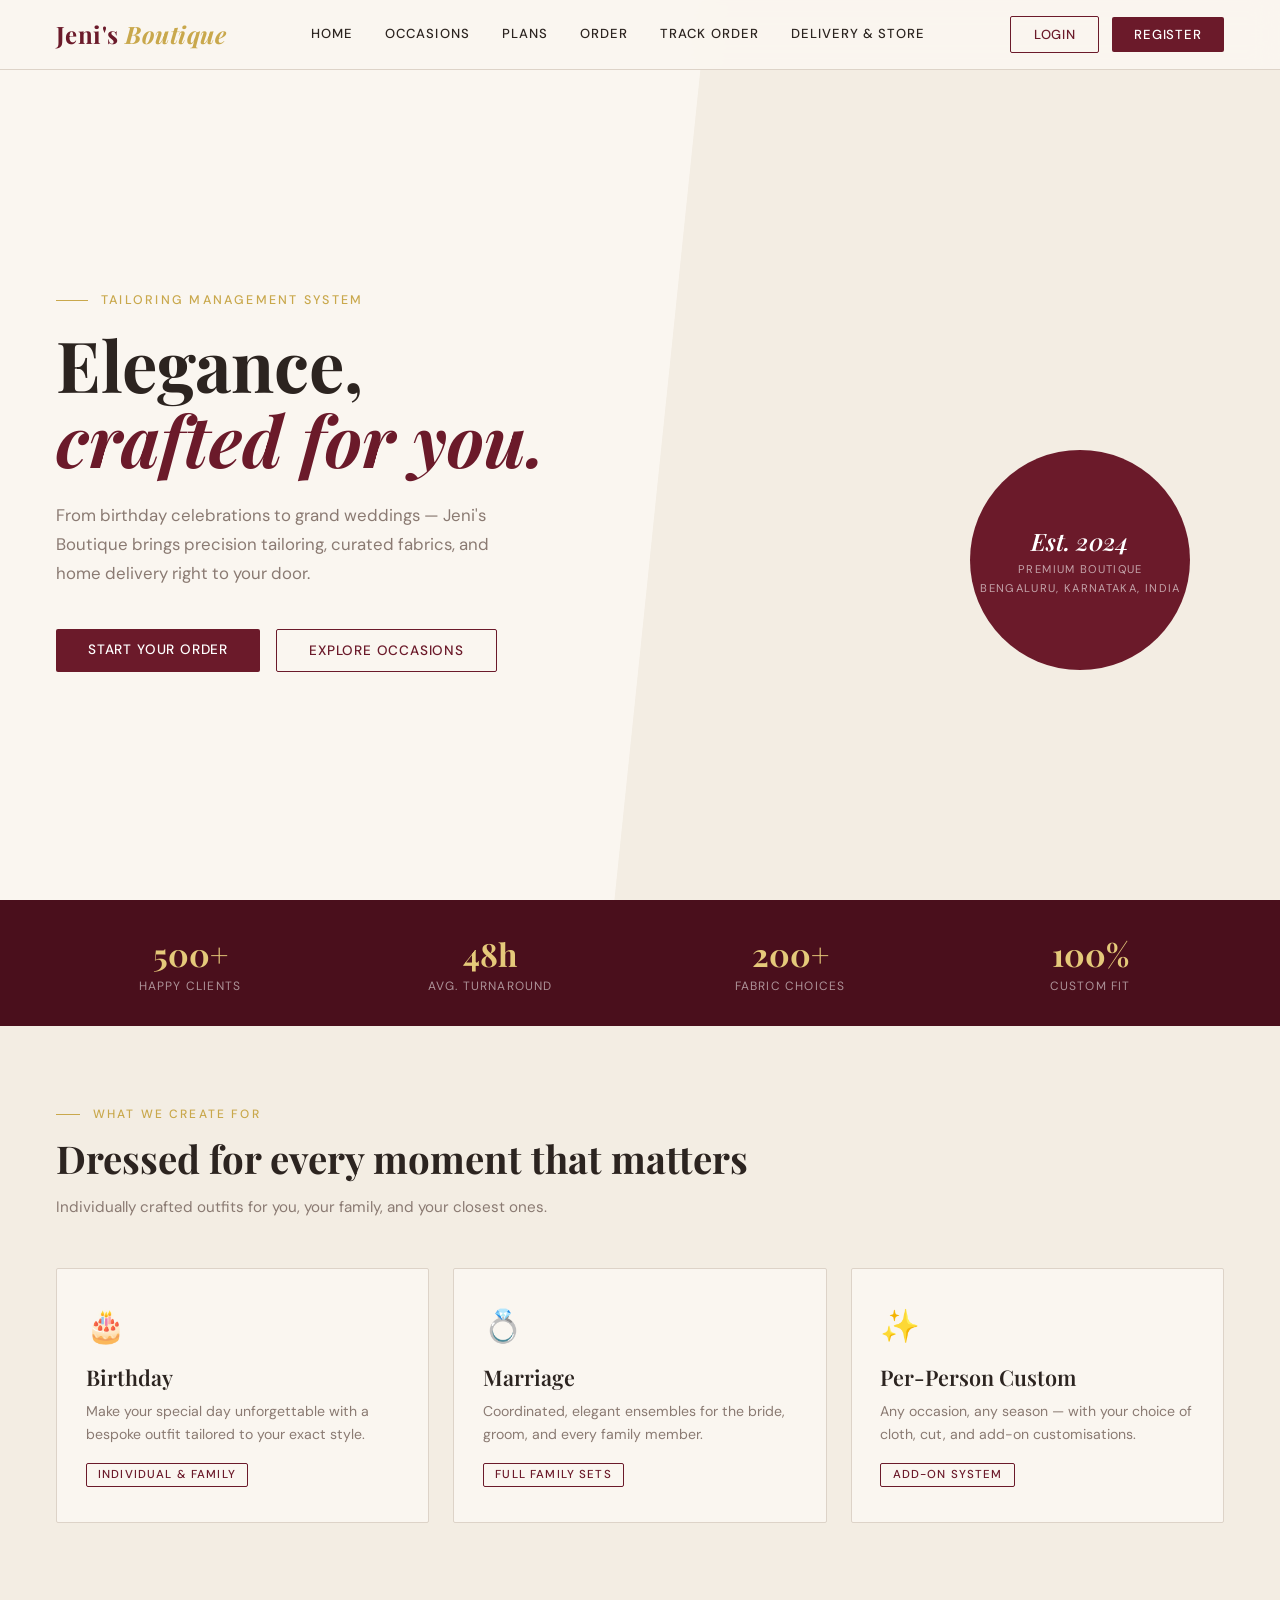
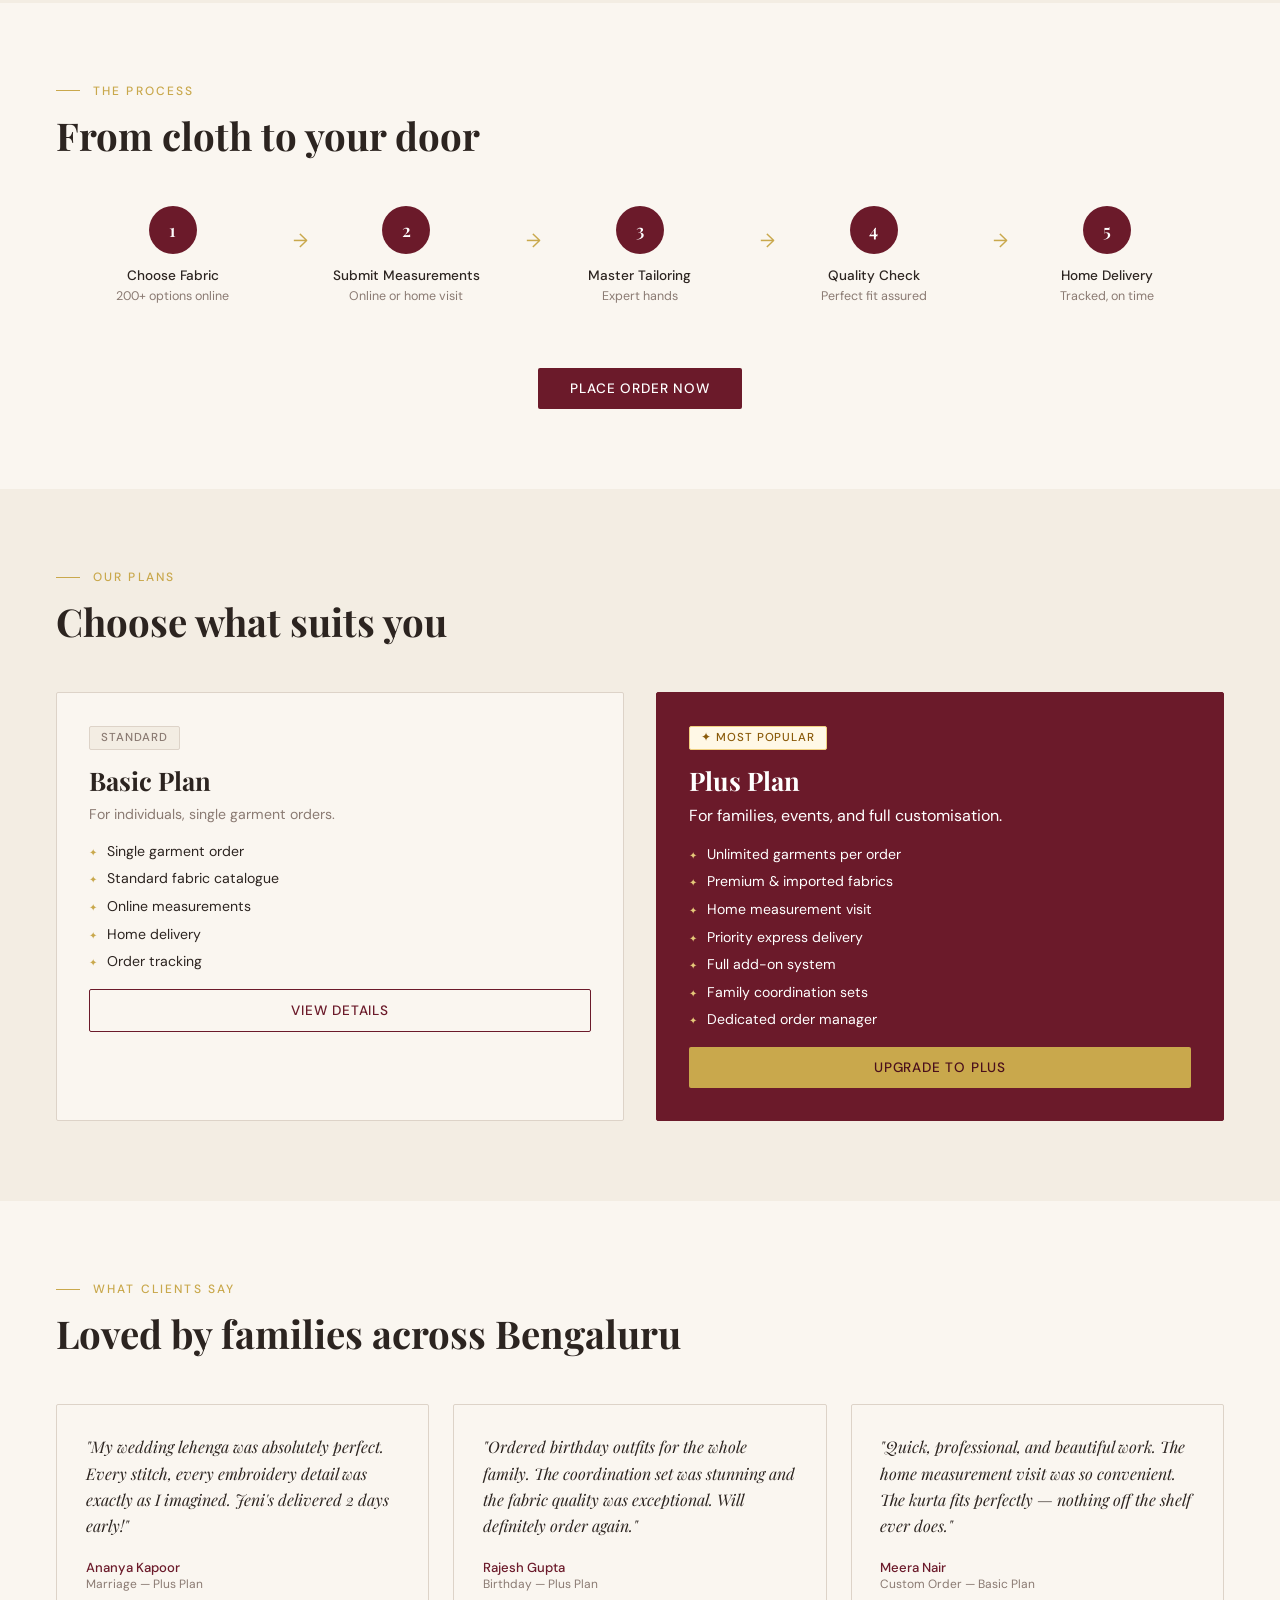
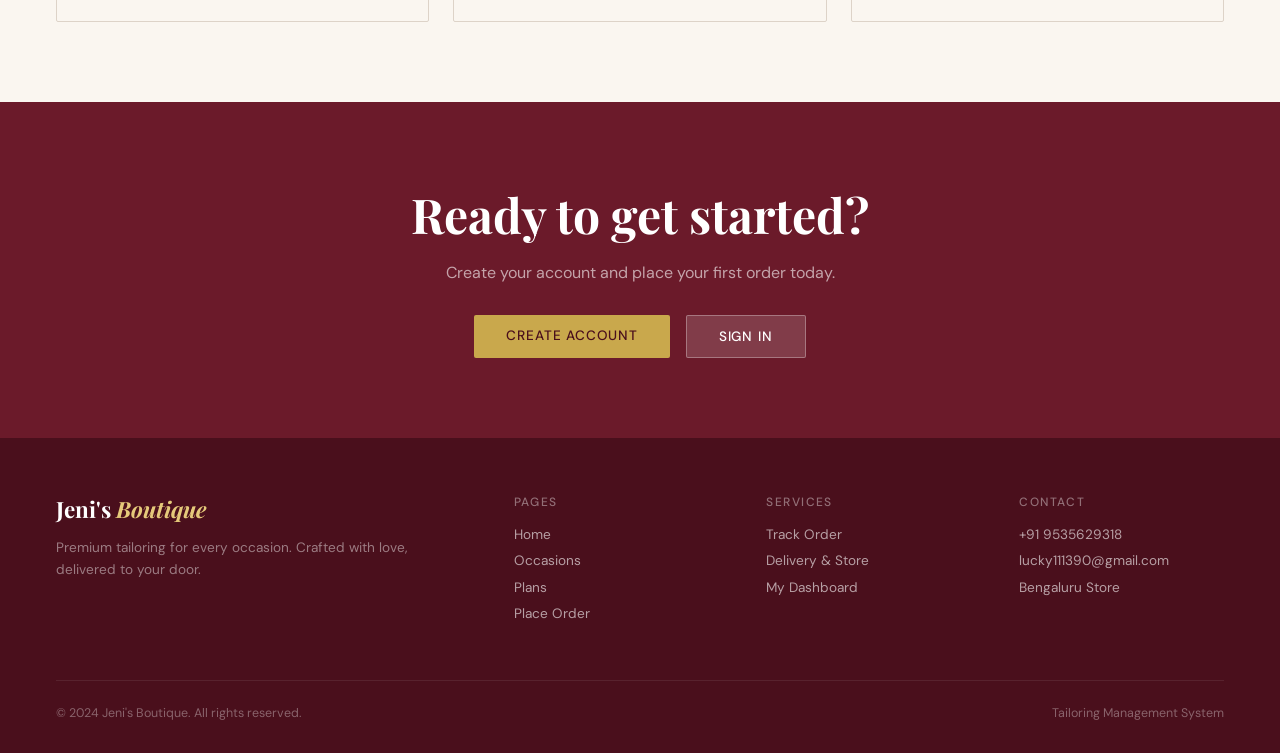
<file: index.html>
<!DOCTYPE html>
<html lang="en">
<head>
<meta charset="UTF-8"/><meta name="viewport" content="width=device-width,initial-scale=1.0"/>
<title>Jeni's Boutique — Tailoring Management System</title>
<link href="https://fonts.googleapis.com/css2?family=Playfair+Display:ital,wght@0,400;0,600;0,700;1,400;1,600&family=DM+Sans:wght@300;400;500&display=swap" rel="stylesheet"/>
<link rel="stylesheet" href="style.css"/>
<style>
.hero{min-height:100vh;display:flex;align-items:center;padding:8rem 3.5rem 4rem;position:relative;overflow:hidden;}
.hero::before{content:'';position:absolute;top:0;right:0;width:52%;height:100%;background:var(--ivory);clip-path:polygon(14% 0,100% 0,100% 100%,0 100%);z-index:0;}
.hero-content{position:relative;z-index:2;max-width:600px;}
.hero-eyebrow{font-size:.78rem;letter-spacing:.18em;text-transform:uppercase;color:var(--gold);font-weight:500;margin-bottom:1.2rem;display:flex;align-items:center;gap:.8rem;}
.hero-eyebrow::before{content:'';width:32px;height:1px;background:var(--gold);}
.hero-title{font-family:'Playfair Display',serif;font-size:clamp(3rem,5.5vw,5.5rem);font-weight:700;line-height:1.06;color:var(--charcoal);margin-bottom:1.5rem;}
.hero-title em{color:var(--wine);font-style:italic;}
.hero-sub{font-size:1.05rem;line-height:1.75;color:var(--muted);max-width:460px;margin-bottom:2.5rem;}
.hero-actions{display:flex;gap:1rem;flex-wrap:wrap;}
.hero-circle{position:absolute;right:7%;top:50%;transform:translateY(-50%);z-index:2;width:220px;height:220px;border-radius:50%;background:var(--wine);display:flex;flex-direction:column;align-items:center;justify-content:center;text-align:center;gap:.3rem;}
.hero-circle-main{font-family:'Playfair Display',serif;font-size:1.5rem;font-weight:600;color:#fff;font-style:italic;}
.hero-circle-sub{font-size:.7rem;letter-spacing:.12em;text-transform:uppercase;color:rgba(255,255,255,.6);}
.occ-grid{display:grid;grid-template-columns:repeat(3,1fr);gap:1.5rem;margin-top:3rem;}
.occ-card{background:var(--cream);border:1px solid var(--border);padding:2.2rem 1.8rem;border-radius:2px;position:relative;overflow:hidden;transition:transform .25s,box-shadow .25s;cursor:pointer;text-decoration:none;display:block;color:inherit;}
.occ-card::after{content:'';position:absolute;bottom:0;left:0;right:0;height:3px;background:var(--wine);transform:scaleX(0);transform-origin:left;transition:transform .25s;}
.occ-card:hover{transform:translateY(-4px);box-shadow:0 12px 32px rgba(107,26,42,.1);}
.occ-card:hover::after{transform:scaleX(1);}
.occ-icon{font-size:2rem;margin-bottom:1rem;}
.occ-name{font-family:'Playfair Display',serif;font-size:1.35rem;font-weight:600;color:var(--charcoal);margin-bottom:.6rem;}
.occ-desc{font-size:.88rem;color:var(--muted);line-height:1.65;}
.step-flow{display:flex;align-items:flex-start;gap:0;margin-top:3rem;overflow-x:auto;padding-bottom:1rem;}
.step-item{flex:1;min-width:150px;display:flex;flex-direction:column;align-items:center;text-align:center;position:relative;}
.step-item:not(:last-child)::after{content:'→';position:absolute;right:-18px;top:22px;font-size:1.2rem;color:var(--gold);}
.step-circle{width:48px;height:48px;border-radius:50%;background:var(--wine);display:flex;align-items:center;justify-content:center;font-family:'Playfair Display',serif;font-size:1.1rem;font-weight:600;color:#fff;margin-bottom:.8rem;flex-shrink:0;}
.step-label{font-size:.85rem;font-weight:500;color:var(--charcoal);}
.step-desc{font-size:.78rem;color:var(--muted);margin-top:.3rem;}
.plan-compare{display:grid;grid-template-columns:1fr 1fr;gap:2rem;margin-top:3rem;}
.plan-c{background:var(--cream);border:1px solid var(--border);padding:2rem;border-radius:2px;}
.plan-c.featured{background:var(--wine);border-color:var(--wine);}
.plan-c h3{font-family:'Playfair Display',serif;font-size:1.6rem;font-weight:700;margin-bottom:.5rem;}
.plan-c.featured h3,.plan-c.featured p,.plan-c.featured li{color:#fff!important;}
.plan-c ul{list-style:none;margin:1.2rem 0;display:flex;flex-direction:column;gap:.6rem;}
.plan-c li{font-size:.88rem;display:flex;gap:.6rem;align-items:baseline;}
.plan-c li::before{content:'✦';color:var(--gold);font-size:.6rem;flex-shrink:0;}
.plan-c.featured li::before{color:var(--gold-light);}
.testimonials{display:grid;grid-template-columns:repeat(3,1fr);gap:1.5rem;margin-top:3rem;}
.testimonial{background:var(--cream);border:1px solid var(--border);padding:1.8rem;border-radius:2px;}
.t-quote{font-family:'Playfair Display',serif;font-size:1rem;font-style:italic;color:var(--charcoal);line-height:1.65;margin-bottom:1.2rem;}
.t-name{font-size:.82rem;font-weight:500;color:var(--wine);}
.t-occasion{font-size:.75rem;color:var(--muted);}
.cta-band{background:var(--wine);padding:5rem 3.5rem;text-align:center;}
.cta-band h2{font-family:'Playfair Display',serif;font-size:clamp(2rem,4vw,3rem);color:#fff;font-weight:700;margin-bottom:1rem;}
.cta-band p{color:rgba(255,255,255,.6);font-size:1rem;max-width:480px;margin:0 auto 2rem;}
@keyframes fadeUp{from{opacity:0;transform:translateY(24px);}to{opacity:1;transform:translateY(0);}}
.hero-content>*{animation:fadeUp .7s both;}
.hero-content>.hero-eyebrow{animation-delay:.1s;}
.hero-content>.hero-title{animation-delay:.22s;}
.hero-content>.hero-sub{animation-delay:.34s;}
.hero-content>.hero-actions{animation-delay:.46s;}
.hero-circle{animation:fadeUp .7s .55s both;}
@media(max-width:900px){
  .hero{flex-direction:column;padding:7rem 2rem 4rem;}
  .hero::before{display:none;}
  .hero-circle{position:static;transform:none;margin-top:2rem;}
  .occ-grid,.plan-compare,.testimonials{grid-template-columns:1fr;}
  .step-flow{gap:1rem;}
  .step-item:not(:last-child)::after{display:none;}
}
</style>
</head>
<body>
<nav id="main-nav"></nav>
<div id="mobile-nav" class="mobile-nav"></div>

<!-- HERO -->
<section class="hero">
  <div class="hero-content">
    <div class="hero-eyebrow">Tailoring Management System</div>
    <h1 class="hero-title">Elegance,<br/><em>crafted for you.</em></h1>
    <p class="hero-sub">From birthday celebrations to grand weddings — Jeni's Boutique brings precision tailoring, curated fabrics, and home delivery right to your door.</p>
    <div class="hero-actions">
      <a href="order.html" class="btn btn-primary">Start Your Order</a>
      <a href="occasions.html" class="btn btn-secondary">Explore Occasions</a>
    </div>
  </div>
  <div class="hero-circle">
    <div class="hero-circle-main">Est. 2024</div>
    <div class="hero-circle-sub">Premium Boutique</div>
    <div class="hero-circle-sub">Bengaluru, Karnataka, India</div>
  </div>
</section>

<!-- STATS -->
<div class="stats-bar">
  <div class="stat"><div class="stat-num">500+</div><div class="stat-label">Happy Clients</div></div>
  <div class="stat"><div class="stat-num">48h</div><div class="stat-label">Avg. Turnaround</div></div>
  <div class="stat"><div class="stat-num">200+</div><div class="stat-label">Fabric Choices</div></div>
  <div class="stat"><div class="stat-num">100%</div><div class="stat-label">Custom Fit</div></div>
</div>

<!-- OCCASIONS -->
<section class="section alt">
  <div class="section-head">
    <div class="section-label">What We Create For</div>
    <h2 class="section-title">Dressed for every moment that matters</h2>
    <p class="section-sub">Individually crafted outfits for you, your family, and your closest ones.</p>
  </div>
  <div class="occ-grid">
    <a href="occasions.html#birthday" class="occ-card">
      <div class="occ-icon">🎂</div>
      <div class="occ-name">Birthday</div>
      <div class="occ-desc">Make your special day unforgettable with a bespoke outfit tailored to your exact style.</div>
      <div class="tag" style="margin-top:1rem;">Individual & Family</div>
    </a>
    <a href="occasions.html#marriage" class="occ-card">
      <div class="occ-icon">💍</div>
      <div class="occ-name">Marriage</div>
      <div class="occ-desc">Coordinated, elegant ensembles for the bride, groom, and every family member.</div>
      <div class="tag" style="margin-top:1rem;">Full Family Sets</div>
    </a>
    <a href="occasions.html#custom" class="occ-card">
      <div class="occ-icon">✨</div>
      <div class="occ-name">Per-Person Custom</div>
      <div class="occ-desc">Any occasion, any season — with your choice of cloth, cut, and add-on customisations.</div>
      <div class="tag" style="margin-top:1rem;">Add-on System</div>
    </a>
  </div>
</section>

<!-- HOW IT WORKS -->
<section class="section">
  <div class="section-head">
    <div class="section-label">The Process</div>
    <h2 class="section-title">From cloth to your door</h2>
  </div>
  <div class="step-flow">
    <div class="step-item"><div class="step-circle">1</div><div class="step-label">Choose Fabric</div><div class="step-desc">200+ options online</div></div>
    <div class="step-item"><div class="step-circle">2</div><div class="step-label">Submit Measurements</div><div class="step-desc">Online or home visit</div></div>
    <div class="step-item"><div class="step-circle">3</div><div class="step-label">Master Tailoring</div><div class="step-desc">Expert hands</div></div>
    <div class="step-item"><div class="step-circle">4</div><div class="step-label">Quality Check</div><div class="step-desc">Perfect fit assured</div></div>
    <div class="step-item"><div class="step-circle">5</div><div class="step-label">Home Delivery</div><div class="step-desc">Tracked, on time</div></div>
  </div>
  <div style="text-align:center;margin-top:3rem;"><a href="order.html" class="btn btn-primary">Place Order Now</a></div>
</section>

<!-- PLANS -->
<section class="section alt">
  <div class="section-head">
    <div class="section-label">Our Plans</div>
    <h2 class="section-title">Choose what suits you</h2>
  </div>
  <div class="plan-compare">
    <div class="plan-c">
      <div class="badge badge-muted" style="margin-bottom:.8rem;">Standard</div>
      <h3>Basic Plan</h3>
      <p style="color:var(--muted);font-size:.88rem;margin-top:.4rem;">For individuals, single garment orders.</p>
      <ul>
        <li>Single garment order</li>
        <li>Standard fabric catalogue</li>
        <li>Online measurements</li>
        <li>Home delivery</li>
        <li>Order tracking</li>
      </ul>
      <a href="plans.html" class="btn btn-secondary btn-block">View Details</a>
    </div>
    <div class="plan-c featured">
      <div class="badge badge-gold" style="margin-bottom:.8rem;">✦ Most Popular</div>
      <h3>Plus Plan</h3>
      <p>For families, events, and full customisation.</p>
      <ul>
        <li>Unlimited garments per order</li>
        <li>Premium & imported fabrics</li>
        <li>Home measurement visit</li>
        <li>Priority express delivery</li>
        <li>Full add-on system</li>
        <li>Family coordination sets</li>
        <li>Dedicated order manager</li>
      </ul>
      <a href="plans.html" class="btn btn-gold btn-block">Upgrade to Plus</a>
    </div>
  </div>
</section>

<!-- TESTIMONIALS -->
<section class="section">
  <div class="section-head">
    <div class="section-label">What Clients Say</div>
    <h2 class="section-title">Loved by families across Bengaluru</h2>
  </div>
  <div class="testimonials">
    <div class="testimonial">
      <div class="t-quote">"My wedding lehenga was absolutely perfect. Every stitch, every embroidery detail was exactly as I imagined. Jeni's delivered 2 days early!"</div>
      <div class="t-name">Ananya Kapoor</div><div class="t-occasion">Marriage — Plus Plan</div>
    </div>
    <div class="testimonial">
      <div class="t-quote">"Ordered birthday outfits for the whole family. The coordination set was stunning and the fabric quality was exceptional. Will definitely order again."</div>
      <div class="t-name">Rajesh Gupta</div><div class="t-occasion">Birthday — Plus Plan</div>
    </div>
    <div class="testimonial">
      <div class="t-quote">"Quick, professional, and beautiful work. The home measurement visit was so convenient. The kurta fits perfectly — nothing off the shelf ever does."</div>
      <div class="t-name">Meera Nair</div><div class="t-occasion">Custom Order — Basic Plan</div>
    </div>
  </div>
</section>

<!-- CTA BAND -->
<div class="cta-band" id="cta-band">
  <!-- filled by JS based on login state -->
</div>

<footer id="main-footer"></footer>
<script src="app.js"></script>
<script>
renderNav('index.html');
document.addEventListener('DOMContentLoaded',()=>{
  const band=document.getElementById('cta-band');
  if(!band)return;
  const user=Auth.currentUser();
  if(user){
    band.innerHTML=`
      <h2>Welcome back, ${user.name.split(' ')[0]}!</h2>
      <p>Your next bespoke garment is just a few clicks away.</p>
      <div style="display:flex;gap:1rem;justify-content:center;flex-wrap:wrap;">
        <a href="order.html" class="btn btn-gold">Place New Order</a>
        <a href="dashboard.html" class="btn" style="background:rgba(255,255,255,.15);color:#fff;border:1px solid rgba(255,255,255,.3);">My Dashboard</a>
      </div>`;
  } else {
    band.innerHTML=`
      <h2>Ready to get started?</h2>
      <p>Create your account and place your first order today.</p>
      <div style="display:flex;gap:1rem;justify-content:center;flex-wrap:wrap;">
        <a href="login.html?tab=register" class="btn btn-gold">Create Account</a>
        <a href="login.html" class="btn" style="background:rgba(255,255,255,.15);color:#fff;border:1px solid rgba(255,255,255,.3);">Sign In</a>
      </div>`;
  }
});
</script>
</body>
</html>
</file>
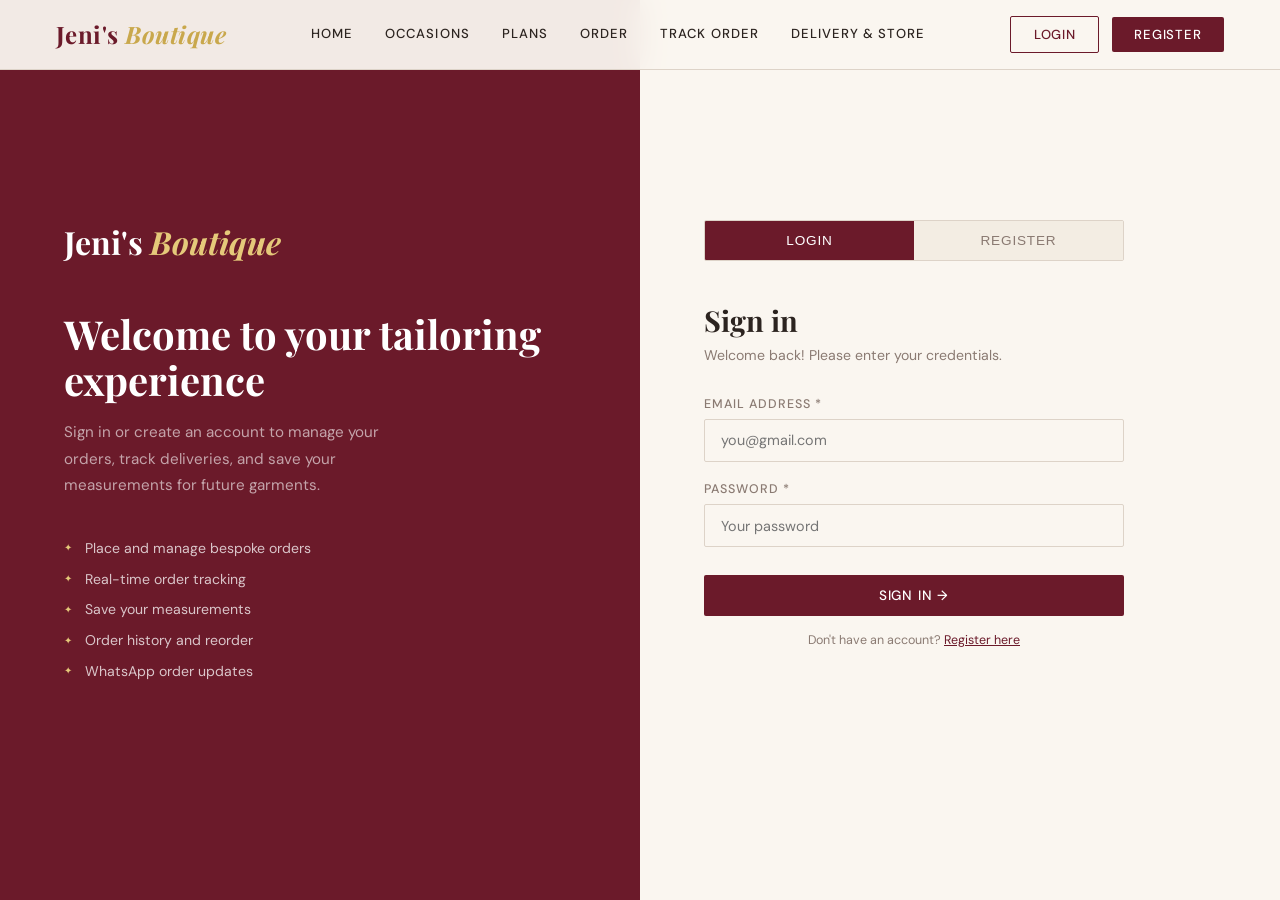
<file: admin.html>
<!DOCTYPE html>
<html lang="en">
<head>
<meta charset="UTF-8"/><meta name="viewport" content="width=device-width,initial-scale=1.0"/>
<title>Admin Panel — Jeni's Boutique</title>
<link href="https://fonts.googleapis.com/css2?family=Playfair+Display:ital,wght@0,400;0,600;0,700;1,400;1,600&family=DM+Sans:wght@300;400;500&display=swap" rel="stylesheet"/>
<link rel="stylesheet" href="style.css"/>
<style>
.admin-layout{display:grid;grid-template-columns:240px 1fr;min-height:calc(100vh - 65px);margin-top:65px;}
.admin-sidebar{background:var(--charcoal);padding:2rem 1.5rem;display:flex;flex-direction:column;gap:.3rem;}
.sidebar-title{font-size:.68rem;letter-spacing:.14em;text-transform:uppercase;color:rgba(255,255,255,.3);font-weight:500;margin:1rem 0 .4rem;padding-left:.6rem;}
.sidebar-link{display:flex;align-items:center;gap:.7rem;padding:.65rem .8rem;border-radius:2px;color:rgba(255,255,255,.6);font-size:.85rem;cursor:pointer;transition:all .2s;text-decoration:none;border:none;background:none;width:100%;text-align:left;}
.sidebar-link:hover,.sidebar-link.active{background:rgba(255,255,255,.08);color:#fff;}
.admin-main{padding:2.5rem 3rem;background:var(--cream);overflow-y:auto;}
.admin-section{display:none;}
.admin-section.active{display:block;}
.admin-title{font-family:'Playfair Display',serif;font-size:1.6rem;font-weight:700;color:var(--charcoal);margin-bottom:2rem;}
.kpi-grid{display:grid;grid-template-columns:repeat(4,1fr);gap:1rem;margin-bottom:2.5rem;}
.kpi{background:var(--ivory);border:1px solid var(--border);padding:1.2rem 1.5rem;border-radius:2px;}
.kpi-num{font-family:'Playfair Display',serif;font-size:2rem;font-weight:700;color:var(--wine);}
.kpi-label{font-size:.75rem;text-transform:uppercase;letter-spacing:.1em;color:var(--muted);margin-top:.2rem;}
.filters{display:flex;gap:.8rem;margin-bottom:1.5rem;flex-wrap:wrap;align-items:center;}
.filter-select{padding:.5rem .9rem;border:1.5px solid var(--border);background:var(--cream);border-radius:2px;font-family:'DM Sans',sans-serif;font-size:.85rem;color:var(--charcoal);outline:none;cursor:pointer;}
.filter-select:focus{border-color:var(--wine);}
.filter-input{padding:.5rem .9rem;border:1.5px solid var(--border);background:var(--cream);border-radius:2px;font-family:'DM Sans',sans-serif;font-size:.85rem;color:var(--charcoal);outline:none;min-width:220px;}
.filter-input:focus{border-color:var(--wine);}
.orders-table .order-row{border:1px solid var(--border);border-radius:2px;padding:1.2rem 1.5rem;margin-bottom:.6rem;background:var(--cream);display:grid;grid-template-columns:130px 1fr 1fr 1fr 140px 160px;gap:1rem;align-items:center;}
.orders-table .order-row:hover{background:var(--ivory);}
.order-id{font-weight:600;font-size:.9rem;color:var(--wine);}
.order-cust{font-size:.85rem;font-weight:500;}
.order-meta{font-size:.78rem;color:var(--muted);}
.order-date{font-size:.78rem;color:var(--muted);}
.status-select{padding:.35rem .6rem;border:1.5px solid var(--border);background:var(--cream);border-radius:2px;font-family:'DM Sans',sans-serif;font-size:.78rem;color:var(--charcoal);outline:none;width:100%;cursor:pointer;}
.status-select:focus{border-color:var(--wine);}
.row-actions{display:flex;gap:.4rem;}
.thead{display:grid;grid-template-columns:130px 1fr 1fr 1fr 140px 160px;gap:1rem;padding:.6rem 1.5rem;margin-bottom:.5rem;}
.thead span{font-size:.7rem;text-transform:uppercase;letter-spacing:.1em;color:var(--muted);font-weight:500;}
.detail-modal{display:none;position:fixed;inset:0;background:rgba(44,36,32,.55);z-index:500;align-items:center;justify-content:center;overflow-y:auto;padding:2rem;}
.detail-modal.open{display:flex;}
.detail-box{background:var(--cream);border-radius:2px;padding:2.5rem;max-width:640px;width:100%;position:relative;max-height:90vh;overflow-y:auto;}
.detail-close{position:absolute;top:1rem;right:1rem;background:none;border:none;cursor:pointer;font-size:1.3rem;color:var(--muted);}
.detail-grid{display:grid;grid-template-columns:1fr 1fr;gap:.8rem;margin:1.5rem 0;}
.detail-field{padding:.8rem 1rem;background:var(--ivory);border-radius:2px;}
.detail-label{font-size:.72rem;text-transform:uppercase;letter-spacing:.1em;color:var(--muted);font-weight:500;margin-bottom:.2rem;}
.detail-val{font-size:.88rem;font-weight:500;color:var(--charcoal);}
.users-list{display:flex;flex-direction:column;gap:.6rem;}
.user-row{border:1px solid var(--border);border-radius:2px;padding:1rem 1.5rem;background:var(--cream);display:flex;align-items:center;gap:1.5rem;}
.user-avatar{width:38px;height:38px;border-radius:50%;background:var(--gold);display:flex;align-items:center;justify-content:center;font-size:.85rem;font-weight:600;color:var(--wine-deep);flex-shrink:0;}
.user-info{flex:1;}
.user-name{font-size:.9rem;font-weight:500;color:var(--charcoal);}
.user-meta{font-size:.78rem;color:var(--muted);}
@media(max-width:1100px){.kpi-grid{grid-template-columns:repeat(2,1fr);}}
@media(max-width:900px){.admin-layout{grid-template-columns:1fr;}.admin-sidebar{display:none;}.admin-main{padding:2rem;}.orders-table .order-row,.thead{grid-template-columns:1fr 1fr;}.thead span:nth-child(n+3){display:none;}.order-row>*:nth-child(n+3):nth-child(-n+4){display:none;}}
</style>
</head>
<body>
<nav id="main-nav"></nav>
<div id="mobile-nav" class="mobile-nav"></div>

<div class="admin-layout">
  <!-- SIDEBAR -->
  <div class="admin-sidebar">
    <div style="padding:.5rem .6rem 1.5rem;border-bottom:1px solid rgba(255,255,255,.08);margin-bottom:.5rem;">
      <div style="font-size:.72rem;letter-spacing:.1em;text-transform:uppercase;color:rgba(255,255,255,.35);margin-bottom:.3rem;">Admin Panel</div>
      <div style="font-size:1rem;font-weight:500;color:#fff;">Jeni's Boutique</div>
    </div>
    <div class="sidebar-title">Management</div>
    <button class="sidebar-link active" onclick="showSection('orders',this)">📋 All Orders</button>
    <button class="sidebar-link" onclick="showSection('users',this)">👥 Customers</button>
    <button class="sidebar-link" onclick="showSection('analytics',this)">📊 Analytics</button>
    <div class="sidebar-title">Quick</div>
    <a href="index.html" class="sidebar-link">🏠 View Site</a>
    <a href="dashboard.html" class="sidebar-link">📦 My Dashboard</a>
    <button class="sidebar-link" onclick="Auth.logout()">↩ Logout</button>
  </div>

  <!-- MAIN -->
  <div class="admin-main">
    <!-- ORDERS SECTION -->
    <div id="sec-orders" class="admin-section active">
      <div class="admin-title">Order Management</div>
      <div class="kpi-grid" id="kpi-grid"></div>
      <div class="filters">
        <input class="filter-input" id="search-input" placeholder="🔍  Search by Order ID, name, phone…" oninput="renderOrders()"/>
        <select class="filter-select" id="status-filter" onchange="renderOrders()">
          <option value="">All Statuses</option>
          <option>Received</option><option>Cutting</option><option>Stitching</option>
          <option>Quality Check</option><option>Ready</option><option>Out for Delivery</option>
          <option>Delivered</option><option>Cancelled</option>
        </select>
        <select class="filter-select" id="plan-filter" onchange="renderOrders()">
          <option value="">All Plans</option>
          <option>Basic</option><option>Plus</option>
        </select>
        <button class="btn btn-sm btn-secondary" onclick="exportCSV()">⬇ Export CSV</button>
      </div>
      <div class="thead">
        <span>Order ID</span><span>Customer</span><span>Occasion</span><span>Details</span><span>Status</span><span>Actions</span>
      </div>
      <div class="orders-table" id="orders-table"></div>
    </div>

    <!-- USERS SECTION -->
    <div id="sec-users" class="admin-section">
      <div class="admin-title">Customers</div>
      <div class="users-list" id="users-list"></div>
    </div>

    <!-- ANALYTICS SECTION -->
    <div id="sec-analytics" class="admin-section">
      <div class="admin-title">Analytics</div>
      <div class="kpi-grid" style="grid-template-columns:repeat(3,1fr);" id="analytics-kpis"></div>
      <div style="margin-top:2rem;">
        <h3 style="font-family:'Playfair Display',serif;font-size:1.2rem;margin-bottom:1.2rem;">Orders by Occasion</h3>
        <div id="occ-chart"></div>
      </div>
      <div style="margin-top:2.5rem;">
        <h3 style="font-family:'Playfair Display',serif;font-size:1.2rem;margin-bottom:1.2rem;">Orders by Status</h3>
        <div id="status-chart"></div>
      </div>
    </div>
  </div>
</div>

<!-- DETAIL MODAL -->
<div class="detail-modal" id="detail-modal">
  <div class="detail-box">
    <button class="detail-close" onclick="closeModal()">✕</button>
    <div id="modal-content"></div>
  </div>
</div>

<footer id="main-footer"></footer>
<script src="app.js"></script>
<script>
const STATUS_OPTIONS=['Received','Cutting','Stitching','Quality Check','Ready','Out for Delivery','Delivered','Cancelled'];

function showSection(id,btn){
  document.querySelectorAll('.admin-section').forEach(s=>s.classList.remove('active'));
  document.querySelectorAll('.sidebar-link').forEach(l=>l.classList.remove('active'));
  document.getElementById('sec-'+id).classList.add('active');
  if(btn)btn.classList.add('active');
  if(id==='users')renderUsers();
  if(id==='analytics')renderAnalytics();
}

function renderKPIs(){
  const orders=Orders.all();
  const active=orders.filter(o=>!['Delivered','Cancelled'].includes(o.status));
  const delivered=orders.filter(o=>o.status==='Delivered');
  const revenue=orders.reduce((s,o)=>s+(o.cost||0),0);
  document.getElementById('kpi-grid').innerHTML=`
    <div class="kpi"><div class="kpi-num">${orders.length}</div><div class="kpi-label">Total Orders</div></div>
    <div class="kpi"><div class="kpi-num">${active.length}</div><div class="kpi-label">Active Orders</div></div>
    <div class="kpi"><div class="kpi-num">${delivered.length}</div><div class="kpi-label">Delivered</div></div>
    <div class="kpi"><div class="kpi-num">₹${revenue.toLocaleString('en-IN')}</div><div class="kpi-label">Total Revenue</div></div>`;
}

function renderOrders(){
  const orders=Orders.all();
  const search=(document.getElementById('search-input').value||'').toLowerCase();
  const statusF=document.getElementById('status-filter').value;
  const planF=document.getElementById('plan-filter').value;
  let filtered=orders.filter(o=>{
    const match=!search||(o.id.toLowerCase().includes(search)||
      (o.userName||'').toLowerCase().includes(search)||(o.userPhone||'').includes(search));
    const st=!statusF||o.status===statusF;
    const pl=!planF||o.plan===planF;
    return match&&st&&pl;
  }).reverse();
  const el=document.getElementById('orders-table');
  if(!filtered.length){el.innerHTML=`<div class="empty-state" style="margin-top:1rem;"><div class="empty-icon">📋</div><p style="color:var(--muted);">No orders match your filters.</p></div>`;return;}
  el.innerHTML=filtered.map(o=>`
    <div class="order-row">
      <div><div class="order-id">${o.id}</div><div class="order-date">${fmtDate(o.placedAt)}</div></div>
      <div><div class="order-cust">${o.userName||o.name||'—'}</div><div class="order-meta">${o.userPhone||'—'}</div></div>
      <div><div class="order-meta">${o.occasion||'—'}</div><div class="order-meta">${o.plan||'—'} Plan</div></div>
      <div><div class="order-meta">${o.garment||'—'}</div><div class="order-meta">${o.fabric||'—'}</div></div>
      <div>
        <select class="status-select" onchange="updateStatus('${o.id}',this.value)">
          ${STATUS_OPTIONS.map(s=>`<option ${s===o.status?'selected':''}>${s}</option>`).join('')}
        </select>
      </div>
      <div class="row-actions">
        <button class="btn btn-sm btn-secondary" onclick="viewDetail('${o.id}')">View</button>
        <button class="btn btn-sm btn-danger" onclick="cancelOrder('${o.id}')">Cancel</button>
      </div>
    </div>`).join('');
}

function updateStatus(id,status){
  Orders.updateStatus(id,status,'Status updated by admin.');
  renderKPIs();
  showToast('Order '+id+' → '+status,'success');
}

function cancelOrder(id){
  if(!confirm('Cancel order '+id+'? This cannot be undone.'))return;
  Orders.updateStatus(id,'Cancelled','Cancelled by admin.');
  renderOrders();renderKPIs();
  showToast('Order '+id+' cancelled.','error');
}

function viewDetail(id){
  const o=Orders.byId(id);
  if(!o)return;
  const addons=o.addOns&&o.addOns.length?o.addOns.join(', '):'None';
  const meas=o.measurements?Object.entries(o.measurements).filter(([k,v])=>v).map(([k,v])=>`${k}: ${v}"`).join(', '):'Not provided';
  document.getElementById('modal-content').innerHTML=`
    <div style="font-family:'Playfair Display',serif;font-size:1.5rem;font-weight:700;margin-bottom:.3rem;">${o.id}</div>
    <div style="margin-bottom:1.5rem;">${statusBadge(o.status)}</div>
    <div class="detail-grid">
      <div class="detail-field"><div class="detail-label">Customer</div><div class="detail-val">${o.userName||o.name||'—'}</div></div>
      <div class="detail-field"><div class="detail-label">Phone</div><div class="detail-val">${o.userPhone||o.phone||'—'}</div></div>
      <div class="detail-field"><div class="detail-label">Email</div><div class="detail-val">${o.userEmail||o.email||'—'}</div></div>
      <div class="detail-field"><div class="detail-label">Plan</div><div class="detail-val">${o.plan||'—'}</div></div>
      <div class="detail-field"><div class="detail-label">Occasion</div><div class="detail-val">${o.occasion||'—'}</div></div>
      <div class="detail-field"><div class="detail-label">Garment</div><div class="detail-val">${o.garment||'—'}</div></div>
      <div class="detail-field"><div class="detail-label">Fabric</div><div class="detail-val">${o.fabric||'—'}</div></div>
      <div class="detail-field"><div class="detail-label">Colour</div><div class="detail-val">${o.colour||'—'}</div></div>
      <div class="detail-field"><div class="detail-label">Qty</div><div class="detail-val">${o.qty||1}</div></div>
      <div class="detail-field"><div class="detail-label">Cost</div><div class="detail-val" style="color:var(--wine);font-weight:600;">₹${(o.cost||0).toLocaleString('en-IN')}</div></div>
      <div class="detail-field"><div class="detail-label">Delivery</div><div class="detail-val">${o.delivery||'—'}</div></div>
      <div class="detail-field"><div class="detail-label">Est. Delivery</div><div class="detail-val">${fmtDate(o.estimatedDelivery)}</div></div>
    </div>
    <div class="detail-field" style="margin-bottom:.8rem;"><div class="detail-label">Add-Ons</div><div class="detail-val">${addons}</div></div>
    <div class="detail-field" style="margin-bottom:.8rem;"><div class="detail-label">Measurements</div><div class="detail-val">${meas}</div></div>
    ${o.address?`<div class="detail-field" style="margin-bottom:.8rem;"><div class="detail-label">Delivery Address</div><div class="detail-val">${o.address}</div></div>`:''}
    ${o.notes?`<div class="detail-field"><div class="detail-label">Notes</div><div class="detail-val">${o.notes}</div></div>`:''}
    <div style="margin-top:1.5rem;">
      <div style="font-size:.78rem;font-weight:500;letter-spacing:.08em;text-transform:uppercase;color:var(--muted);margin-bottom:.8rem;">Update Status</div>
      <div style="display:flex;gap:.6rem;flex-wrap:wrap;">
        ${STATUS_OPTIONS.map(s=>`<button class="btn btn-sm ${s===o.status?'btn-primary':'btn-secondary'}" onclick="updateStatus('${o.id}','${s}');closeModal();renderOrders();">${s}</button>`).join('')}
      </div>
    </div>`;
  document.getElementById('detail-modal').classList.add('open');
}

function closeModal(){document.getElementById('detail-modal').classList.remove('open');}

function renderUsers(){
  const users=DB.get('jeni_users')||[];
  const orders=Orders.all();
  const el=document.getElementById('users-list');
  if(!users.length){el.innerHTML=`<div class="empty-state"><div class="empty-icon">👥</div><p style="color:var(--muted);">No registered customers yet.</p></div>`;return;}
  el.innerHTML=users.map(u=>{
    const uOrders=orders.filter(o=>o.userId===u.id);
    return`<div class="user-row">
      <div class="user-avatar">${u.name.split(' ').map(n=>n[0]).join('').slice(0,2).toUpperCase()}</div>
      <div class="user-info">
        <div class="user-name">${u.name}</div>
        <div class="user-meta">${u.email} · ${u.phone||'No phone'}</div>
      </div>
      <div><span class="badge badge-wine">${uOrders.length} order${uOrders.length!==1?'s':''}</span></div>
      <div style="font-size:.78rem;color:var(--muted);">Joined ${u.joinedAt?fmtDate(u.joinedAt):'—'}</div>
    </div>`;
  }).join('');
}

function renderAnalytics(){
  const orders=Orders.all();
  const revenue=orders.reduce((s,o)=>s+(o.cost||0),0);
  const avg=orders.length?Math.round(revenue/orders.length):0;
  const plusPct=orders.length?Math.round(orders.filter(o=>o.plan==='Plus').length/orders.length*100):0;
  document.getElementById('analytics-kpis').innerHTML=`
    <div class="kpi"><div class="kpi-num">₹${revenue.toLocaleString('en-IN')}</div><div class="kpi-label">Total Revenue</div></div>
    <div class="kpi"><div class="kpi-num">₹${avg.toLocaleString('en-IN')}</div><div class="kpi-label">Avg Order Value</div></div>
    <div class="kpi"><div class="kpi-num">${plusPct}%</div><div class="kpi-label">Plus Plan Share</div></div>`;
  // Occasion breakdown
  const occMap={};
  orders.forEach(o=>{occMap[o.occasion]=(occMap[o.occasion]||0)+1;});
  const maxOcc=Math.max(...Object.values(occMap),1);
  document.getElementById('occ-chart').innerHTML=Object.entries(occMap).map(([occ,cnt])=>`
    <div style="display:flex;align-items:center;gap:1rem;margin-bottom:.8rem;">
      <div style="width:120px;font-size:.85rem;color:var(--charcoal);">${occ||'Other'}</div>
      <div style="flex:1;background:var(--border);border-radius:2px;height:24px;overflow:hidden;">
        <div style="width:${Math.round(cnt/maxOcc*100)}%;background:var(--wine);height:100%;border-radius:2px;"></div>
      </div>
      <div style="width:30px;font-size:.85rem;text-align:right;color:var(--charcoal);">${cnt}</div>
    </div>`).join('');
  // Status breakdown
  const stMap={};
  orders.forEach(o=>{stMap[o.status]=(stMap[o.status]||0)+1;});
  const maxSt=Math.max(...Object.values(stMap),1);
  document.getElementById('status-chart').innerHTML=Object.entries(stMap).map(([st,cnt])=>`
    <div style="display:flex;align-items:center;gap:1rem;margin-bottom:.8rem;">
      <div style="width:120px;">${statusBadge(st)}</div>
      <div style="flex:1;background:var(--border);border-radius:2px;height:24px;overflow:hidden;">
        <div style="width:${Math.round(cnt/maxSt*100)}%;background:var(--gold);height:100%;border-radius:2px;"></div>
      </div>
      <div style="width:30px;font-size:.85rem;text-align:right;color:var(--charcoal);">${cnt}</div>
    </div>`).join('');
}

function exportCSV(){
  const orders=Orders.all();
  const headers=['ID','Customer','Phone','Email','Occasion','Garment','Fabric','Plan','Status','Cost','Placed','Est Delivery'];
  const rows=orders.map(o=>[
    o.id,o.userName||o.name,o.userPhone||o.phone,o.userEmail||o.email,
    o.occasion,o.garment,o.fabric,o.plan,o.status,o.cost||0,
    fmtDate(o.placedAt),fmtDate(o.estimatedDelivery)
  ]);
  const csv=[headers,...rows].map(r=>r.map(v=>`"${String(v||'').replace(/"/g,'""')}"`).join(',')).join('\n');
  const a=document.createElement('a');a.href='data:text/csv;charset=utf-8,'+encodeURIComponent(csv);
  a.download='jeni-orders.csv';a.click();
  showToast('CSV exported!','success');
}

document.addEventListener('DOMContentLoaded',()=>{
  if(!Auth.isAdmin()){window.location.href='login.html';return;}
  renderNav('admin.html');
  renderFooter();
  renderKPIs();
  renderOrders();
  document.getElementById('detail-modal').addEventListener('click',function(e){if(e.target===this)closeModal();});
});
</script>
</body>
</html>
</file>
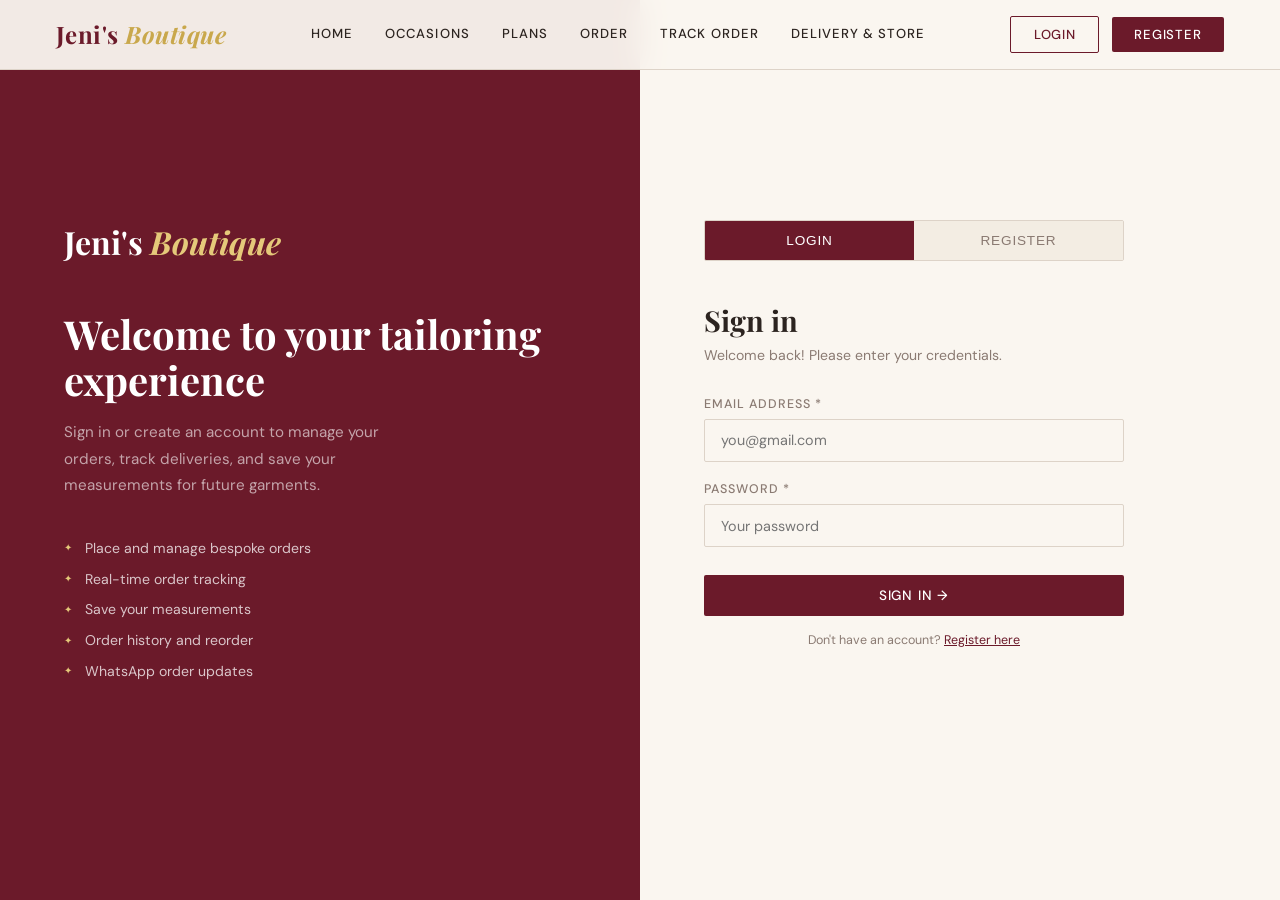
<file: dashboard.html>
<!DOCTYPE html>
<html lang="en">
<head>
<meta charset="UTF-8"/><meta name="viewport" content="width=device-width,initial-scale=1.0"/>
<title>My Dashboard — Jeni's Boutique</title>
<link href="https://fonts.googleapis.com/css2?family=Playfair+Display:ital,wght@0,400;0,600;0,700;1,400;1,600&family=DM+Sans:wght@300;400;500&display=swap" rel="stylesheet"/>
<link rel="stylesheet" href="style.css"/>
<style>
.dash-layout{display:grid;grid-template-columns:260px 1fr;min-height:calc(100vh - 65px);margin-top:65px;}
.dash-sidebar{background:var(--wine-deep);padding:2.5rem 2rem;display:flex;flex-direction:column;gap:.4rem;}
.sidebar-title{font-size:.7rem;letter-spacing:.14em;text-transform:uppercase;color:rgba(255,255,255,.35);font-weight:500;margin:1.2rem 0 .5rem;padding-left:.6rem;}
.sidebar-title:first-child{margin-top:0;}
.sidebar-link{display:flex;align-items:center;gap:.8rem;padding:.7rem .8rem;border-radius:2px;color:rgba(255,255,255,.65);font-size:.88rem;cursor:pointer;transition:all .2s;text-decoration:none;border:none;background:none;width:100%;text-align:left;}
.sidebar-link:hover,.sidebar-link.active{background:rgba(255,255,255,.1);color:#fff;}
.sidebar-link .icon{font-size:1rem;width:18px;text-align:center;}
.dash-main{padding:3rem;overflow-y:auto;background:var(--cream);}
.dash-section{display:none;}
.dash-section.active{display:block;}
.dash-section-title{font-family:'Playfair Display',serif;font-size:1.8rem;font-weight:700;color:var(--charcoal);margin-bottom:2rem;}
.stat-cards{display:grid;grid-template-columns:repeat(3,1fr);gap:1.2rem;margin-bottom:2.5rem;}
.stat-card{background:var(--ivory);border:1px solid var(--border);padding:1.5rem;border-radius:2px;}
.stat-card-num{font-family:'Playfair Display',serif;font-size:2.2rem;font-weight:700;color:var(--wine);}
.stat-card-label{font-size:.78rem;text-transform:uppercase;letter-spacing:.1em;color:var(--muted);margin-top:.2rem;}
.order-card{border:1px solid var(--border);border-radius:2px;padding:1.5rem;background:var(--cream);margin-bottom:1rem;}
.order-card-header{display:flex;justify-content:space-between;align-items:flex-start;margin-bottom:1rem;}
.order-card-id{font-family:'Playfair Display',serif;font-size:1.1rem;font-weight:600;color:var(--charcoal);}
.order-card-date{font-size:.78rem;color:var(--muted);margin-top:.2rem;}
.order-card-details{display:flex;gap:1.5rem;flex-wrap:wrap;margin-bottom:1rem;}
.order-card-detail{font-size:.82rem;color:var(--muted);}
.order-card-detail strong{color:var(--charcoal);font-weight:500;}
.order-card-actions{display:flex;gap:.6rem;}
.profile-grid{display:grid;grid-template-columns:1fr 1fr;gap:1.5rem;}
.profile-field{padding:1rem;background:var(--ivory);border:1px solid var(--border);border-radius:2px;}
.profile-field-label{font-size:.72rem;text-transform:uppercase;letter-spacing:.1em;color:var(--muted);font-weight:500;margin-bottom:.3rem;}
.profile-field-val{font-size:.95rem;font-weight:500;color:var(--charcoal);}
.empty-state{text-align:center;padding:4rem 2rem;background:var(--ivory);border:1px solid var(--border);border-radius:2px;}
.empty-icon{font-size:3rem;margin-bottom:1rem;}
@media(max-width:900px){
  .dash-layout{grid-template-columns:1fr;}
  .dash-sidebar{display:none;}
  .dash-main{padding:2rem;}
  .stat-cards{grid-template-columns:1fr 1fr;}
}
@media(max-width:480px){.stat-cards{grid-template-columns:1fr;}.profile-grid{grid-template-columns:1fr;}}
</style>
</head>
<body>
<nav id="main-nav"></nav>
<div id="mobile-nav" class="mobile-nav"></div>

<div class="dash-layout">
  <!-- SIDEBAR -->
  <div class="dash-sidebar">
    <div id="user-info" style="padding:.5rem .6rem 1.5rem;border-bottom:1px solid rgba(255,255,255,.1);margin-bottom:.5rem;">
      <div style="width:48px;height:48px;border-radius:50%;background:var(--gold);display:flex;align-items:center;justify-content:center;font-size:1.1rem;font-weight:600;color:var(--wine-deep);margin-bottom:.8rem;" id="user-avatar">?</div>
      <div style="font-size:.95rem;font-weight:500;color:#fff;" id="user-name">—</div>
      <div style="font-size:.78rem;color:rgba(255,255,255,.45);" id="user-email">—</div>
    </div>
    <div class="sidebar-title">Dashboard</div>
    <button class="sidebar-link active" onclick="showSection('overview',this)"><span class="icon">🏠</span>Overview</button>
    <button class="sidebar-link" onclick="showSection('orders',this)"><span class="icon">📋</span>My Orders</button>
    <button class="sidebar-link" onclick="showSection('profile',this)"><span class="icon">👤</span>My Profile</button>
    <div class="sidebar-title">Quick Actions</div>
    <a href="order.html" class="sidebar-link"><span class="icon">✦</span>New Order</a>
    <a href="track.html" class="sidebar-link"><span class="icon">📦</span>Track Order</a>
    <a href="occasions.html" class="sidebar-link"><span class="icon">🎂</span>Occasions</a>
    <a href="plans.html" class="sidebar-link"><span class="icon">⭐</span>Upgrade Plan</a>
    <div class="sidebar-title">Account</div>
    <button class="sidebar-link" onclick="Auth.logout()"><span class="icon">↩</span>Logout</button>
  </div>

  <!-- MAIN -->
  <div class="dash-main">
    <!-- OVERVIEW -->
    <div id="sec-overview" class="dash-section active">
      <div class="dash-section-title" id="welcome-msg">Welcome back!</div>
      <div class="stat-cards">
        <div class="stat-card"><div class="stat-card-num" id="stat-total">0</div><div class="stat-card-label">Total Orders</div></div>
        <div class="stat-card"><div class="stat-card-num" id="stat-active">0</div><div class="stat-card-label">Active Orders</div></div>
        <div class="stat-card"><div class="stat-card-num" id="stat-delivered">0</div><div class="stat-card-label">Delivered</div></div>
      </div>
      <h3 style="font-family:'Playfair Display',serif;font-size:1.2rem;margin-bottom:1.2rem;">Recent Orders</h3>
      <div id="recent-orders"></div>
      <div style="margin-top:2rem;display:flex;gap:1rem;flex-wrap:wrap;">
        <a href="order.html" class="btn btn-primary">Place New Order</a>
        <a href="track.html" class="btn btn-secondary">Track an Order</a>
      </div>
    </div>

    <!-- ALL ORDERS -->
    <div id="sec-orders" class="dash-section">
      <div class="dash-section-title">My Orders</div>
      <div id="all-orders"></div>
    </div>

    <!-- PROFILE -->
    <div id="sec-profile" class="dash-section">
      <div class="dash-section-title">My Profile</div>
      <div class="profile-grid" id="profile-grid"></div>
      <div style="margin-top:2rem;background:var(--info-bg);border:1px solid #B3D1E8;padding:1rem 1.2rem;border-radius:2px;font-size:.85rem;color:var(--info);">
        ℹ️ To update your profile details, please contact us on WhatsApp at <strong>+91 9535629318</strong>.
      </div>
    </div>
  </div>
</div>

<footer id="main-footer"></footer>
<script src="app.js"></script>
<script>
function showSection(id,btn){
  document.querySelectorAll('.dash-section').forEach(s=>s.classList.remove('active'));
  document.querySelectorAll('.sidebar-link').forEach(l=>l.classList.remove('active'));
  document.getElementById('sec-'+id).classList.add('active');
  if(btn)btn.classList.add('active');
}

function buildOrderCard(order,mini=false){
  const addons=order.addOns&&order.addOns.length?order.addOns.join(', '):'None';
  return`<div class="order-card">
    <div class="order-card-header">
      <div>
        <div class="order-card-id">${order.id}</div>
        <div class="order-card-date">Placed: ${fmtDate(order.placedAt)}</div>
      </div>
      ${statusBadge(order.status)}
    </div>
    <div class="order-card-details">
      <div class="order-card-detail"><strong>Occasion</strong><br/>${order.occasion||'—'}</div>
      <div class="order-card-detail"><strong>Garment</strong><br/>${order.garment||'—'}</div>
      <div class="order-card-detail"><strong>Fabric</strong><br/>${order.fabric||'—'}</div>
      <div class="order-card-detail"><strong>Plan</strong><br/>${order.plan||'—'}</div>
      ${!mini?`<div class="order-card-detail"><strong>Add-Ons</strong><br/>${addons}</div>`:''}
      <div class="order-card-detail"><strong>Est. Delivery</strong><br/>${fmtDate(order.estimatedDelivery)}</div>
    </div>
    <div class="order-card-actions">
      <a href="track.html?id=${order.id}" class="btn btn-secondary btn-sm">Track</a>
      <a href="order.html?occasion=${order.occasion||''}&plan=${order.plan||''}" class="btn btn-sm" style="background:var(--ivory);border:1px solid var(--border);">Reorder</a>
    </div>
  </div>`;
}

function initDashboard(){
  const user=Auth.currentUser();
  if(!user){window.location.href='login.html';return;}

  // User info
  document.getElementById('user-avatar').textContent=user.name.split(' ').map(n=>n[0]).join('').slice(0,2).toUpperCase();
  document.getElementById('user-name').textContent=user.name;
  document.getElementById('user-email').textContent=user.email;
  document.getElementById('welcome-msg').textContent=`Welcome, ${user.name.split(' ')[0]}!`;

  // Orders
  const orders=user.role==='admin'?Orders.all():Orders.byUser(user.id);
  const active=orders.filter(o=>!['Delivered','Cancelled'].includes(o.status));
  const delivered=orders.filter(o=>o.status==='Delivered');

  document.getElementById('stat-total').textContent=orders.length;
  document.getElementById('stat-active').textContent=active.length;
  document.getElementById('stat-delivered').textContent=delivered.length;

  // Recent orders (last 3)
  const recent=orders.slice(-3).reverse();
  const recentEl=document.getElementById('recent-orders');
  recentEl.innerHTML=recent.length?recent.map(o=>buildOrderCard(o,true)).join(''):
    `<div class="empty-state"><div class="empty-icon">📋</div><p style="color:var(--muted);">No orders yet. <a href="order.html" style="color:var(--wine);">Place your first order!</a></p></div>`;

  // All orders
  const allEl=document.getElementById('all-orders');
  allEl.innerHTML=orders.length?orders.slice().reverse().map(o=>buildOrderCard(o)).join(''):
    `<div class="empty-state"><div class="empty-icon">🧵</div><h3 style="margin-bottom:.5rem;">No orders yet</h3><p style="color:var(--muted);margin-bottom:1.5rem;">Your tailor-made journey starts here.</p><a href="order.html" class="btn btn-primary">Place First Order</a></div>`;

  // Profile
  document.getElementById('profile-grid').innerHTML=`
    <div class="profile-field"><div class="profile-field-label">Full Name</div><div class="profile-field-val">${user.name}</div></div>
    <div class="profile-field"><div class="profile-field-label">Email</div><div class="profile-field-val">${user.email}</div></div>
    <div class="profile-field"><div class="profile-field-label">Phone</div><div class="profile-field-val">${user.phone||'Not set'}</div></div>
    <div class="profile-field"><div class="profile-field-label">Account Type</div><div class="profile-field-val">${user.role==='admin'?'Administrator':'Customer'}</div></div>
    <div class="profile-field"><div class="profile-field-label">Member Since</div><div class="profile-field-val">${user.joinedAt?fmtDate(user.joinedAt):'—'}</div></div>
    <div class="profile-field"><div class="profile-field-label">Total Orders</div><div class="profile-field-val">${orders.length}</div></div>`;
}

document.addEventListener('DOMContentLoaded',()=>{
  renderNav('dashboard.html');
  renderFooter();
  initDashboard();
});
</script>
</body>
</html>
</file>
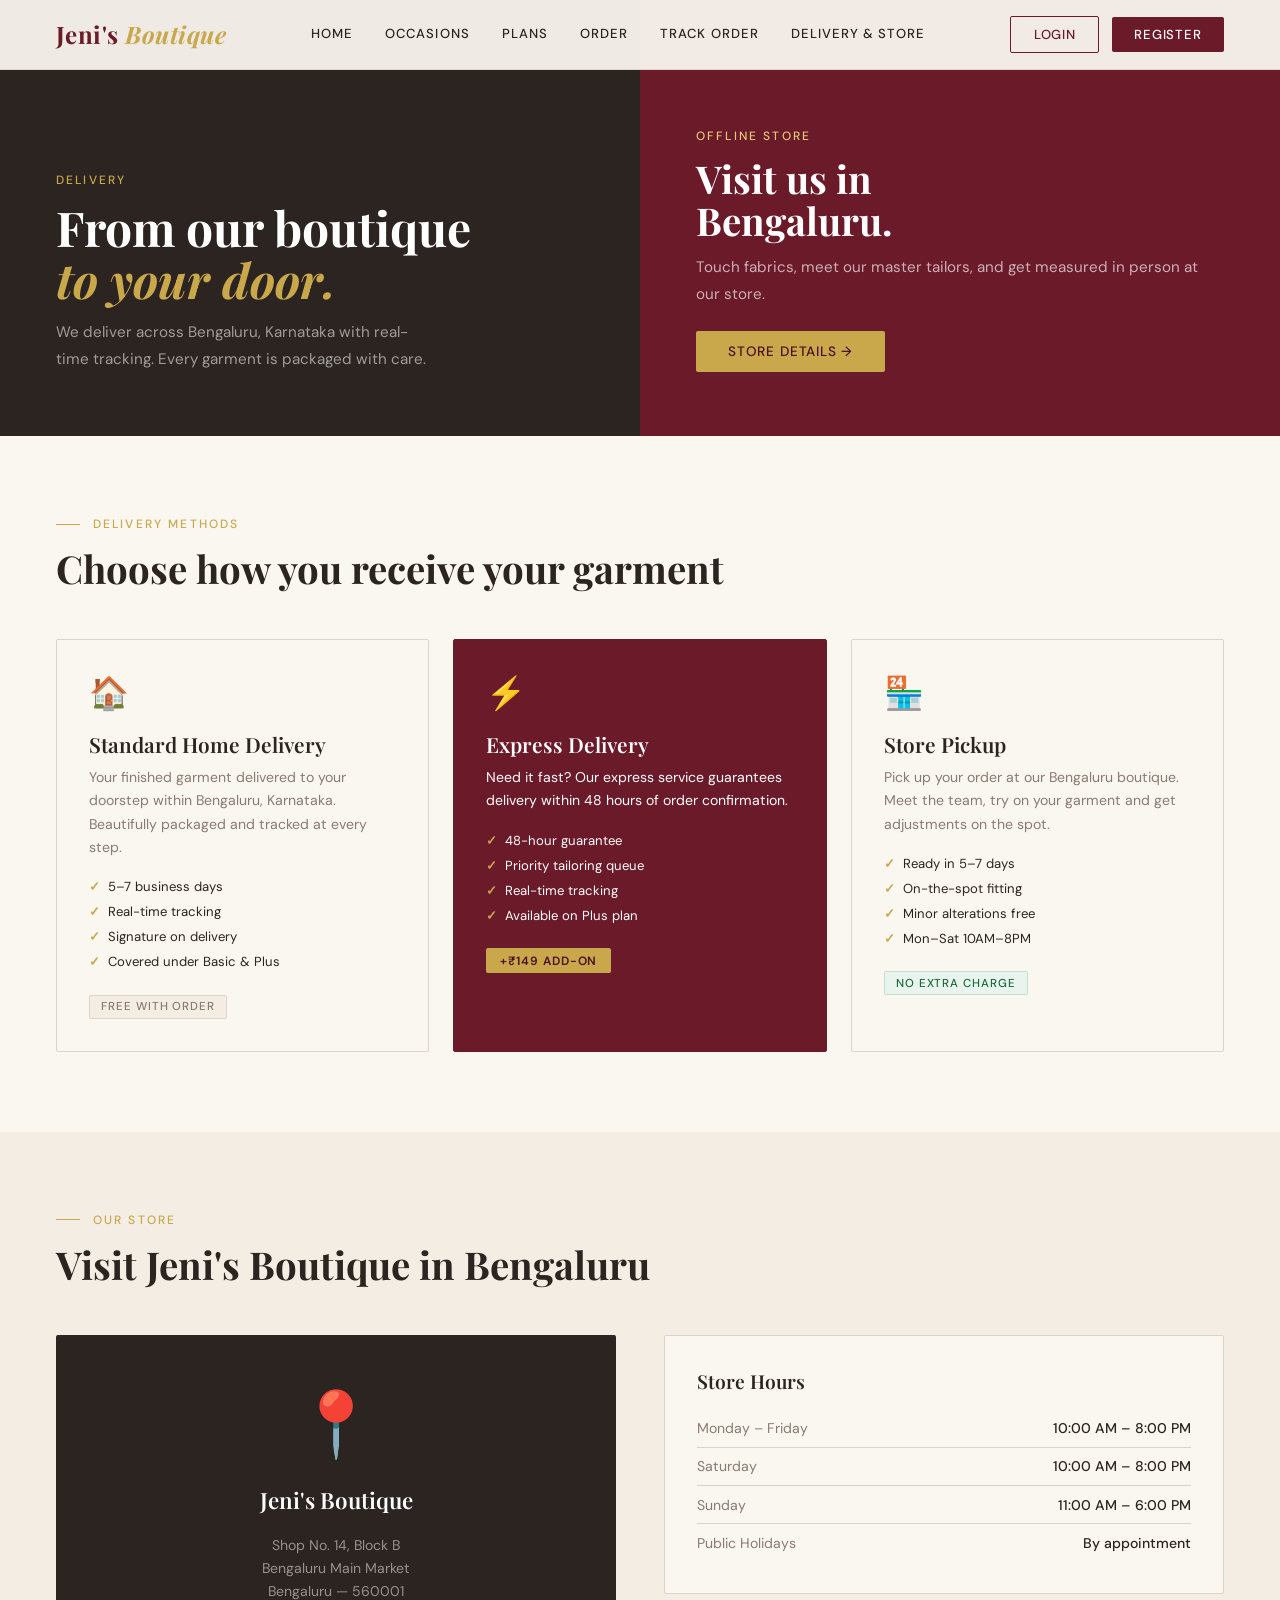
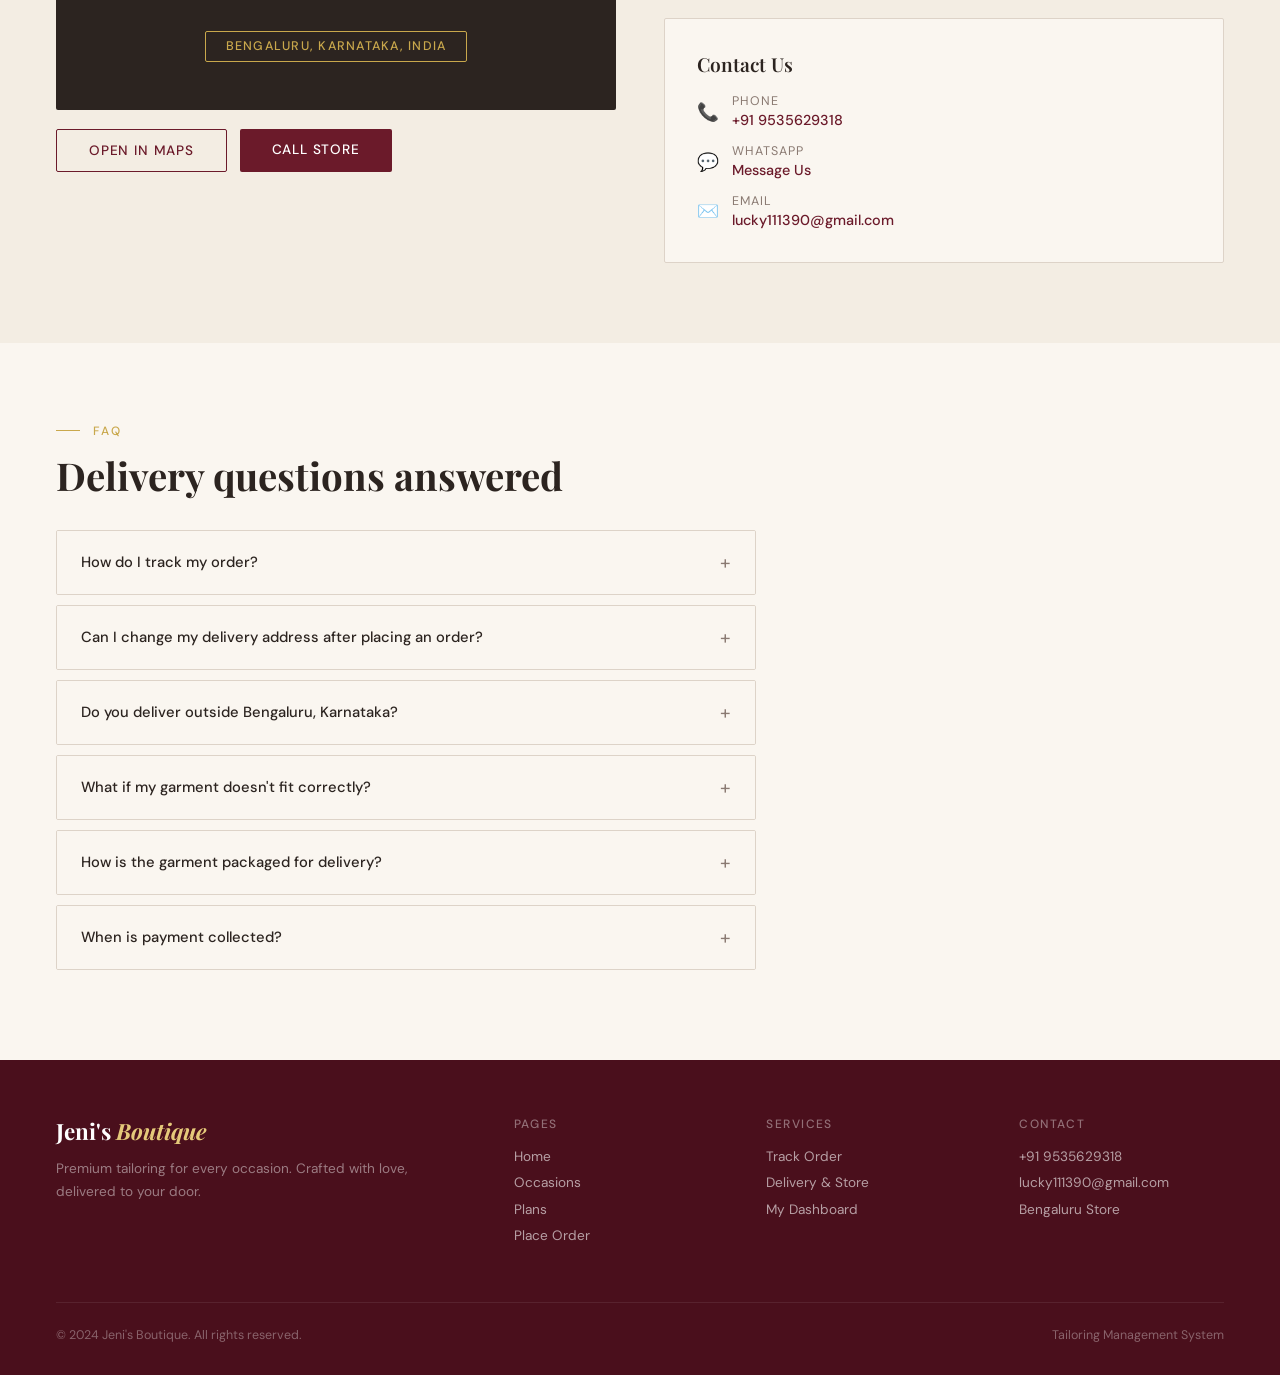
<file: delivery.html>
<!DOCTYPE html>
<html lang="en">
<head>
<meta charset="UTF-8"/><meta name="viewport" content="width=device-width,initial-scale=1.0"/>
<title>Delivery & Store — Jeni's Boutique</title>
<link href="https://fonts.googleapis.com/css2?family=Playfair+Display:ital,wght@0,400;0,600;0,700;1,400;1,600&family=DM+Sans:wght@300;400;500&display=swap" rel="stylesheet"/>
<link rel="stylesheet" href="style.css"/>
<style>
.delivery-hero{display:grid;grid-template-columns:1fr 1fr;min-height:400px;}
.dh-left{background:var(--charcoal);padding:8rem 3.5rem 4rem;display:flex;flex-direction:column;justify-content:flex-end;}
.dh-right{background:var(--wine);padding:8rem 3.5rem 4rem;display:flex;flex-direction:column;justify-content:flex-end;}
.del-options{display:grid;grid-template-columns:repeat(3,1fr);gap:1.5rem;margin-top:3rem;}
.del-card{border:1.5px solid var(--border);padding:2rem;border-radius:2px;background:var(--cream);transition:box-shadow .25s,transform .25s;}
.del-card:hover{box-shadow:0 8px 24px rgba(107,26,42,.08);transform:translateY(-2px);}
.del-card.featured{background:var(--wine);border-color:var(--wine);}
.del-card.featured *{color:#fff!important;}
.del-icon{font-size:2rem;margin-bottom:1rem;}
.del-name{font-family:'Playfair Display',serif;font-size:1.3rem;font-weight:600;color:var(--charcoal);margin-bottom:.5rem;}
.del-desc{font-size:.88rem;color:var(--muted);line-height:1.65;margin-bottom:1.2rem;}
.del-feat{list-style:none;display:flex;flex-direction:column;gap:.5rem;margin-bottom:1.5rem;}
.del-feat li{font-size:.82rem;display:flex;gap:.5rem;color:var(--charcoal);}
.del-feat li::before{content:'✓';color:var(--gold);font-weight:600;}
.store-layout{display:grid;grid-template-columns:1fr 1fr;gap:3rem;align-items:start;margin-top:3rem;}
.store-map{background:var(--charcoal);border-radius:2px;padding:3rem;text-align:center;min-height:280px;display:flex;flex-direction:column;align-items:center;justify-content:center;gap:1.2rem;}
.store-map-icon{font-size:4rem;}
.store-map-name{font-family:'Playfair Display',serif;font-size:1.4rem;color:#fff;font-weight:600;}
.store-map-addr{font-size:.88rem;color:rgba(255,255,255,.5);line-height:1.65;}
.store-map-badge{display:inline-block;padding:.4rem 1.2rem;border:1px solid var(--gold);color:var(--gold);border-radius:2px;font-size:.78rem;letter-spacing:.1em;text-transform:uppercase;font-weight:500;margin-top:.5rem;}
.hours-table{width:100%;border-collapse:collapse;margin-top:1rem;}
.hours-table td{padding:.6rem 0;border-bottom:1px solid var(--border);font-size:.88rem;}
.hours-table td:last-child{text-align:right;font-weight:500;color:var(--charcoal);}
.hours-table td:first-child{color:var(--muted);}
.hours-table tr:last-child td{border-bottom:none;}
.faq-item{border:1px solid var(--border);border-radius:2px;overflow:hidden;margin-bottom:.6rem;}
.faq-q{display:flex;justify-content:space-between;align-items:center;padding:1.2rem 1.5rem;cursor:pointer;background:var(--cream);}
.faq-q:hover{background:var(--ivory);}
.faq-q-text{font-size:.92rem;font-weight:500;color:var(--charcoal);}
.faq-toggle{font-size:1.2rem;color:var(--muted);transition:transform .2s;}
.faq-a{display:none;padding:0 1.5rem 1.2rem;font-size:.88rem;color:var(--muted);line-height:1.7;}
.faq-item.open .faq-a{display:block;}
.faq-item.open .faq-toggle{transform:rotate(45deg);}
@media(max-width:900px){.delivery-hero,.store-layout{grid-template-columns:1fr;}.del-options{grid-template-columns:1fr;}.dh-left,.dh-right{padding:7rem 2rem 3rem;}.section{padding:3rem 2rem;}}
</style>
</head>
<body>
<nav id="main-nav"></nav>
<div id="mobile-nav" class="mobile-nav"></div>

<div class="delivery-hero">
  <div class="dh-left">
    <div style="font-size:.75rem;letter-spacing:.18em;text-transform:uppercase;color:var(--gold);font-weight:500;margin-bottom:.8rem;">Delivery</div>
    <h1 style="font-family:'Playfair Display',serif;font-size:clamp(2rem,4vw,3rem);font-weight:700;line-height:1.1;color:#fff;">From our boutique<br/><em style="color:var(--gold);">to your door.</em></h1>
    <p style="font-size:.95rem;color:rgba(255,255,255,.55);margin-top:.8rem;max-width:380px;line-height:1.75;">We deliver across Bengaluru, Karnataka with real-time tracking. Every garment is packaged with care.</p>
  </div>
  <div class="dh-right">
    <div style="font-size:.75rem;letter-spacing:.18em;text-transform:uppercase;color:var(--gold-light);font-weight:500;margin-bottom:.8rem;">Offline Store</div>
    <h2 style="font-family:'Playfair Display',serif;font-size:clamp(1.8rem,3vw,2.5rem);font-weight:700;line-height:1.1;color:#fff;">Visit us in<br/>Bengaluru.</h2>
    <p style="font-size:.95rem;color:rgba(255,255,255,.65);margin-top:.8rem;line-height:1.75;">Touch fabrics, meet our master tailors, and get measured in person at our store.</p>
    <a href="#store" class="btn btn-gold" style="margin-top:1.5rem;align-self:flex-start;">Store Details →</a>
  </div>
</div>

<!-- DELIVERY OPTIONS -->
<section class="section">
  <div class="section-label">Delivery Methods</div>
  <h2 class="section-title">Choose how you receive your garment</h2>
  <div class="del-options">
    <div class="del-card">
      <div class="del-icon">🏠</div>
      <div class="del-name">Standard Home Delivery</div>
      <div class="del-desc">Your finished garment delivered to your doorstep within Bengaluru, Karnataka. Beautifully packaged and tracked at every step.</div>
      <ul class="del-feat">
        <li>5–7 business days</li>
        <li>Real-time tracking</li>
        <li>Signature on delivery</li>
        <li>Covered under Basic &amp; Plus</li>
      </ul>
      <span class="badge badge-muted">Free with order</span>
    </div>
    <div class="del-card featured">
      <div class="del-icon">⚡</div>
      <div class="del-name">Express Delivery</div>
      <div class="del-desc">Need it fast? Our express service guarantees delivery within 48 hours of order confirmation.</div>
      <ul class="del-feat">
        <li>48-hour guarantee</li>
        <li>Priority tailoring queue</li>
        <li>Real-time tracking</li>
        <li>Available on Plus plan</li>
      </ul>
      <span style="display:inline-block;padding:.3rem .85rem;border-radius:2px;font-size:.75rem;letter-spacing:.08em;text-transform:uppercase;font-weight:600;background:var(--gold);color:var(--wine-deep)!important;border:none;">+₹149 add-on</span>
    </div>
    <div class="del-card">
      <div class="del-icon">🏪</div>
      <div class="del-name">Store Pickup</div>
      <div class="del-desc">Pick up your order at our Bengaluru boutique. Meet the team, try on your garment and get adjustments on the spot.</div>
      <ul class="del-feat">
        <li>Ready in 5–7 days</li>
        <li>On-the-spot fitting</li>
        <li>Minor alterations free</li>
        <li>Mon–Sat 10AM–8PM</li>
      </ul>
      <span class="badge badge-success">No extra charge</span>
    </div>
  </div>
</section>

<!-- STORE INFO -->
<section class="section alt" id="store">
  <div class="section-label">Our Store</div>
  <h2 class="section-title">Visit Jeni's Boutique in Bengaluru</h2>
  <div class="store-layout">
    <div>
      <div class="store-map">
        <div class="store-map-icon">📍</div>
        <div class="store-map-name">Jeni's Boutique</div>
        <div class="store-map-addr">
          Shop No. 14, Block B<br/>
          Bengaluru Main Market<br/>
          Bengaluru — 560001
        </div>
        <div class="store-map-badge">Bengaluru, Karnataka, India</div>
      </div>
      <div style="margin-top:1.2rem;display:flex;gap:.8rem;flex-wrap:wrap;">
        <a href="https://maps.google.com/?q=Bengaluru+Karnataka+India" target="_blank" class="btn btn-secondary">Open in Maps</a>
        <a href="tel:+919535629318" class="btn btn-primary">Call Store</a>
      </div>
    </div>
    <div>
      <div style="background:var(--cream);border:1px solid var(--border);padding:2rem;border-radius:2px;margin-bottom:1.5rem;">
        <h3 style="font-family:'Playfair Display',serif;font-size:1.2rem;font-weight:600;margin-bottom:1rem;">Store Hours</h3>
        <table class="hours-table">
          <tr><td>Monday – Friday</td><td>10:00 AM – 8:00 PM</td></tr>
          <tr><td>Saturday</td><td>10:00 AM – 8:00 PM</td></tr>
          <tr><td>Sunday</td><td>11:00 AM – 6:00 PM</td></tr>
          <tr><td>Public Holidays</td><td>By appointment</td></tr>
        </table>
      </div>
      <div style="background:var(--cream);border:1px solid var(--border);padding:2rem;border-radius:2px;">
        <h3 style="font-family:'Playfair Display',serif;font-size:1.2rem;font-weight:600;margin-bottom:1rem;">Contact Us</h3>
        <div style="display:flex;flex-direction:column;gap:.8rem;">
          <div style="display:flex;gap:.8rem;align-items:center;"><span style="font-size:1.1rem;">📞</span><div><div style="font-size:.78rem;color:var(--muted);text-transform:uppercase;letter-spacing:.08em;">Phone</div><a href="tel:+919535629318" style="font-size:.9rem;font-weight:500;color:var(--wine);text-decoration:none;">+91 9535629318</a></div></div>
          <div style="display:flex;gap:.8rem;align-items:center;"><span style="font-size:1.1rem;">💬</span><div><div style="font-size:.78rem;color:var(--muted);text-transform:uppercase;letter-spacing:.08em;">WhatsApp</div><a href="https://wa.me/919535629318" target="_blank" style="font-size:.9rem;font-weight:500;color:var(--wine);text-decoration:none;">Message Us</a></div></div>
          <div style="display:flex;gap:.8rem;align-items:center;"><span style="font-size:1.1rem;">✉️</span><div><div style="font-size:.78rem;color:var(--muted);text-transform:uppercase;letter-spacing:.08em;">Email</div><a href="mailto:lucky111390@gmail.com" style="font-size:.9rem;font-weight:500;color:var(--wine);text-decoration:none;">lucky111390@gmail.com</a></div></div>
        </div>
      </div>
    </div>
  </div>
</section>

<!-- FAQ -->
<section class="section">
  <div class="section-label">FAQ</div>
  <h2 class="section-title">Delivery questions answered</h2>
  <div style="max-width:700px;margin-top:2rem;">
    <div class="faq-item" onclick="this.classList.toggle('open')">
      <div class="faq-q"><span class="faq-q-text">How do I track my order?</span><span class="faq-toggle">+</span></div>
      <div class="faq-a">Go to our <a href="track.html" style="color:var(--wine);">Track Order</a> page and enter your Order ID. You'll see real-time status updates including cutting, stitching, quality check, and delivery stages.</div>
    </div>
    <div class="faq-item" onclick="this.classList.toggle('open')">
      <div class="faq-q"><span class="faq-q-text">Can I change my delivery address after placing an order?</span><span class="faq-toggle">+</span></div>
      <div class="faq-a">Yes — please contact us within 24 hours of placing your order via WhatsApp or phone. Once the garment is dispatched, changes may not be possible.</div>
    </div>
    <div class="faq-item" onclick="this.classList.toggle('open')">
      <div class="faq-q"><span class="faq-q-text">Do you deliver outside Bengaluru, Karnataka?</span><span class="faq-toggle">+</span></div>
      <div class="faq-a">Currently we deliver within Bengaluru, Karnataka. For orders outside Bengaluru region, please contact us — we may arrange courier delivery for an additional charge depending on location.</div>
    </div>
    <div class="faq-item" onclick="this.classList.toggle('open')">
      <div class="faq-q"><span class="faq-q-text">What if my garment doesn't fit correctly?</span><span class="faq-toggle">+</span></div>
      <div class="faq-a">We offer one free alteration on all orders if the measurements submitted by you matched our tailor's stitching. Visit our store or contact us to arrange a correction.</div>
    </div>
    <div class="faq-item" onclick="this.classList.toggle('open')">
      <div class="faq-q"><span class="faq-q-text">How is the garment packaged for delivery?</span><span class="faq-toggle">+</span></div>
      <div class="faq-a">Every garment is carefully folded, wrapped in tissue, placed in a garment bag and boxed securely. Plus plan orders include premium gift-style packaging.</div>
    </div>
    <div class="faq-item" onclick="this.classList.toggle('open')">
      <div class="faq-q"><span class="faq-q-text">When is payment collected?</span><span class="faq-toggle">+</span></div>
      <div class="faq-a">For home delivery, we accept Cash on Delivery, UPI, or bank transfer. Payment can also be arranged via WhatsApp before dispatch. Card payments are accepted at our Bengaluru store.</div>
    </div>
  </div>
</section>

<footer id="main-footer"></footer>
<script src="app.js"></script>
<script>renderNav('delivery.html');</script>
</body>
</html>
</file>
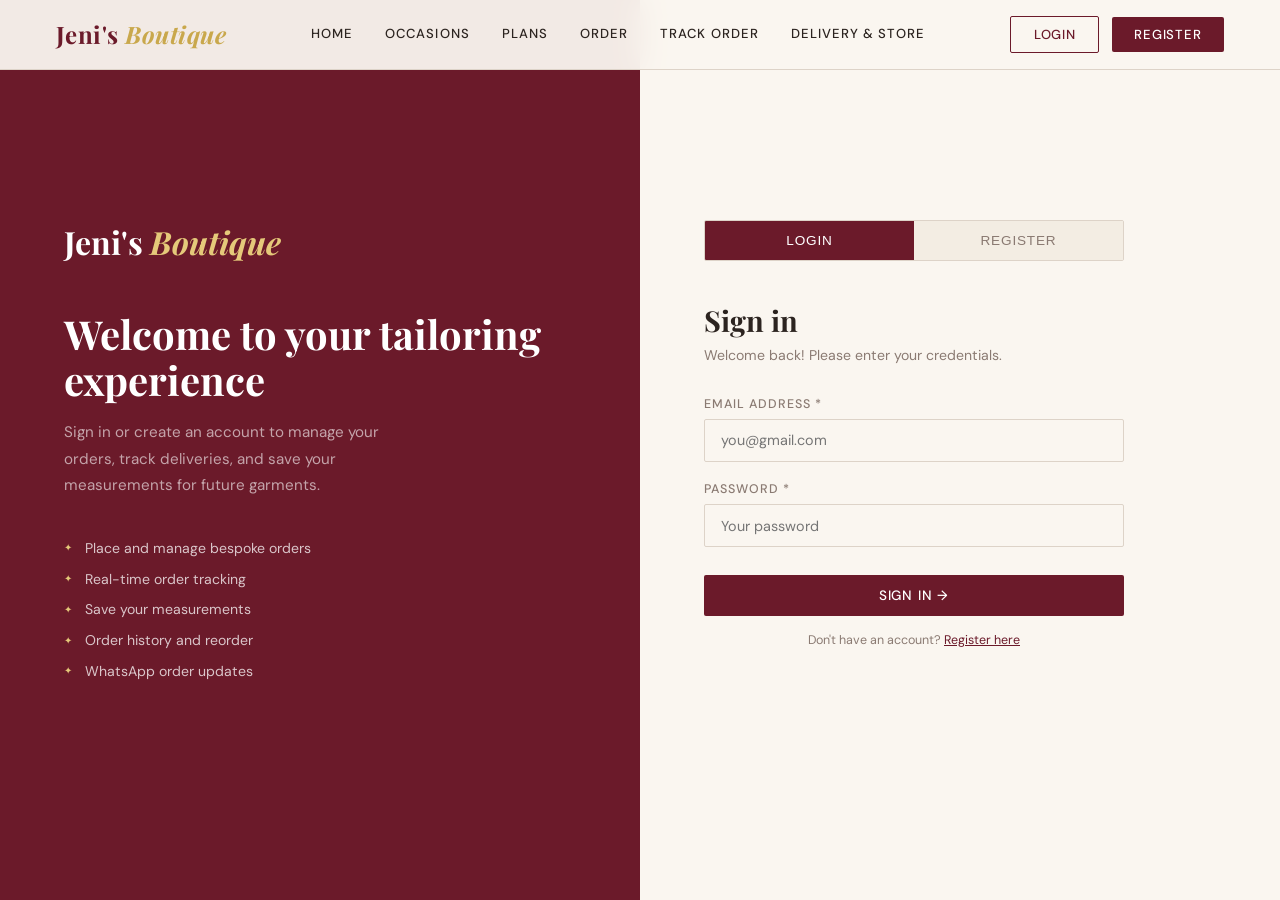
<file: login.html>
<!DOCTYPE html>
<html lang="en">
<head>
<meta charset="UTF-8"/><meta name="viewport" content="width=device-width,initial-scale=1.0"/>
<title>Login / Register — Jeni's Boutique</title>
<link href="https://fonts.googleapis.com/css2?family=Playfair+Display:ital,wght@0,400;0,600;0,700;1,400;1,600&family=DM+Sans:wght@300;400;500&display=swap" rel="stylesheet"/>
<link rel="stylesheet" href="style.css"/>
<style>
.auth-page{min-height:100vh;display:flex;align-items:stretch;}
.auth-left{flex:1;background:var(--wine);padding:5rem 4rem;display:flex;flex-direction:column;justify-content:center;}
.auth-right{flex:1;padding:5rem 4rem;display:flex;flex-direction:column;justify-content:center;background:var(--cream);}
.auth-brand{font-family:'Playfair Display',serif;font-size:2rem;font-weight:700;color:#fff;margin-bottom:3rem;}
.auth-brand span{color:var(--gold-light);font-style:italic;}
.auth-left h2{font-family:'Playfair Display',serif;font-size:2.5rem;font-weight:700;color:#fff;line-height:1.15;margin-bottom:1rem;}
.auth-left p{font-size:.95rem;color:rgba(255,255,255,.6);line-height:1.75;max-width:360px;}
.auth-features{list-style:none;margin-top:2.5rem;display:flex;flex-direction:column;gap:.8rem;}
.auth-features li{display:flex;align-items:center;gap:.8rem;font-size:.88rem;color:rgba(255,255,255,.75);}
.auth-features li::before{content:'✦';color:var(--gold-light);font-size:.6rem;}
.tabs{display:flex;gap:0;margin-bottom:2.5rem;border:1.5px solid var(--border);border-radius:2px;overflow:hidden;}
.tab{flex:1;padding:.75rem;text-align:center;font-size:.85rem;font-weight:500;letter-spacing:.06em;text-transform:uppercase;cursor:pointer;background:var(--ivory);color:var(--muted);transition:all .2s;border:none;}
.tab.active{background:var(--wine);color:#fff;}
.auth-form-wrap{max-width:420px;}
.auth-form-wrap h3{font-family:'Playfair Display',serif;font-size:1.8rem;font-weight:700;color:var(--charcoal);margin-bottom:.4rem;}
.auth-form-wrap p{font-size:.88rem;color:var(--muted);margin-bottom:2rem;}
.form-error-main{background:#FEE;border:1px solid #F0BBBB;color:#A32D2D;padding:.75rem 1rem;border-radius:2px;font-size:.85rem;margin-bottom:1rem;display:none;}
.form-error-main.show{display:block;}
.field-error{font-size:.78rem;color:#A32D2D;margin-top:.3rem;display:none;}
.field-error.show{display:block;}
@media(max-width:768px){
  .auth-page{flex-direction:column;}
  .auth-left{padding:7rem 2rem 3rem;flex:none;}
  .auth-right{padding:3rem 2rem;flex:none;}
}
</style>
</head>
<body>
<nav id="main-nav"></nav>
<div id="mobile-nav" class="mobile-nav"></div>

<div class="auth-page">
  <div class="auth-left">
    <div class="auth-brand">Jeni's <span>Boutique</span></div>
    <h2>Welcome to your tailoring experience</h2>
    <p>Sign in or create an account to manage your orders, track deliveries, and save your measurements for future garments.</p>
    <ul class="auth-features">
      <li>Place and manage bespoke orders</li>
      <li>Real-time order tracking</li>
      <li>Save your measurements</li>
      <li>Order history and reorder</li>
      <li>WhatsApp order updates</li>
    </ul>
  </div>
  <div class="auth-right">
    <div class="auth-form-wrap">
      <div class="tabs">
        <button class="tab active" id="tab-login" onclick="switchTab('login')">Login</button>
        <button class="tab" id="tab-register" onclick="switchTab('register')">Register</button>
      </div>

      <!-- LOGIN FORM -->
      <div id="login-form">
        <h3>Sign in</h3>
        <p>Welcome back! Please enter your credentials.</p>
        <div id="login-error" class="form-error-main"></div>
        <div class="form-group">
          <label class="form-label">Email Address *</label>
          <input class="form-input" id="l-email" type="email" placeholder="you@gmail.com"/>
          <div class="field-error" id="le-email">Please enter a valid email address.</div>
        </div>
        <div class="form-group">
          <label class="form-label">Password *</label>
          <input class="form-input" id="l-password" type="password" placeholder="Your password"/>
          <div class="field-error" id="le-pass">Please enter your password.</div>
        </div>
        <button class="btn btn-primary btn-block" style="margin-top:.5rem;" onclick="doLogin()">Sign In →</button>
        <p style="font-size:.78rem;color:var(--muted);margin-top:1rem;text-align:center;">Don't have an account? <a href="#" onclick="switchTab('register')" style="color:var(--wine);">Register here</a></p>
      </div>

      <!-- REGISTER FORM -->
      <div id="register-form" style="display:none;">
        <h3>Create account</h3>
        <p>Join Jeni's Boutique and start your bespoke journey.</p>
        <div id="reg-error" class="form-error-main"></div>
        <div class="form-row">
          <div class="form-group">
            <label class="form-label">Full Name *</label>
            <input class="form-input" id="r-name" placeholder="Your full name"/>
            <div class="field-error" id="re-name">Please enter your name.</div>
          </div>
          <div class="form-group">
            <label class="form-label">Phone (10 digits) *</label>
            <input class="form-input" id="r-phone" type="tel" placeholder="9876543210" maxlength="10" oninput="this.value=this.value.replace(/\D/g,'').slice(0,10)"/>
            <div class="field-error" id="re-phone">Enter a valid 10-digit mobile number.</div>
          </div>
        </div>
        <div class="form-group">
          <label class="form-label">Email Address *</label>
          <input class="form-input" id="r-email" type="email" placeholder="you@gmail.com"/>
          <div class="field-error" id="re-email">Enter a valid email address (e.g. you@gmail.com).</div>
        </div>
        <div class="form-group">
          <label class="form-label">Password *</label>
          <input class="form-input" id="r-password" type="password" placeholder="Min. 6 characters"/>
          <div class="field-error" id="re-pass">Password must be at least 6 characters.</div>
        </div>
        <div class="form-group">
          <label class="form-label">Confirm Password *</label>
          <input class="form-input" id="r-confirm" type="password" placeholder="Repeat password"/>
          <div class="field-error" id="re-confirm">Passwords do not match.</div>
        </div>
        <button class="btn btn-primary btn-block" style="margin-top:.5rem;" onclick="doRegister()">Create Account →</button>
        <p style="font-size:.78rem;color:var(--muted);margin-top:1rem;text-align:center;">Already have an account? <a href="#" onclick="switchTab('login')" style="color:var(--wine);">Sign in</a></p>
      </div>
    </div>
  </div>
</div>

<script src="app.js"></script>
<script>
function switchTab(t){
  document.getElementById('login-form').style.display=t==='login'?'block':'none';
  document.getElementById('register-form').style.display=t==='register'?'block':'none';
  document.getElementById('tab-login').className='tab'+(t==='login'?' active':'');
  document.getElementById('tab-register').className='tab'+(t==='register'?' active':'');
}

function showFieldError(id,show){
  const el=document.getElementById(id);
  if(el)el.classList.toggle('show',show);
}

function doLogin(){
  const email=document.getElementById('l-email').value.trim();
  const pass=document.getElementById('l-password').value;
  const err=document.getElementById('login-error');
  err.classList.remove('show');
  let ok=true;
  if(!validateEmail(email)){showFieldError('le-email',true);ok=false;}else{showFieldError('le-email',false);}
  if(!pass){showFieldError('le-pass',true);ok=false;}else{showFieldError('le-pass',false);}
  if(!ok)return;
  const res=Auth.login(email,pass);
  if(res.ok){
    showToast('Welcome back, '+res.user.name+'!','success');
    const urlRedirect=new URLSearchParams(window.location.search).get('redirect');
    const dest=res.user.role==='admin'?'admin.html':(urlRedirect||'dashboard.html');
    setTimeout(()=>window.location.href=dest,800);
  } else {
    err.textContent=res.msg;err.classList.add('show');
  }
}

function doRegister(){
  const name=document.getElementById('r-name').value.trim();
  const phone=document.getElementById('r-phone').value.trim();
  const email=document.getElementById('r-email').value.trim();
  const pass=document.getElementById('r-password').value;
  const confirm=document.getElementById('r-confirm').value;
  const err=document.getElementById('reg-error');
  err.classList.remove('show');
  let ok=true;
  if(!name){showFieldError('re-name',true);ok=false;}else{showFieldError('re-name',false);}
  if(!validatePhone(phone)){showFieldError('re-phone',true);ok=false;}else{showFieldError('re-phone',false);}
  if(!validateEmail(email)){showFieldError('re-email',true);ok=false;}else{showFieldError('re-email',false);}
  if(pass.length<6){showFieldError('re-pass',true);ok=false;}else{showFieldError('re-pass',false);}
  if(pass!==confirm){showFieldError('re-confirm',true);ok=false;}else{showFieldError('re-confirm',false);}
  if(!ok)return;
  const res=Auth.register(name,email,phone,pass);
  if(res.ok){
    showToast('Account created! Welcome, '+res.user.name+'!','success');
    const redirect=new URLSearchParams(window.location.search).get('redirect')||'dashboard.html';
    setTimeout(()=>window.location.href=redirect,900);
  } else {
    err.textContent=res.msg;err.classList.add('show');
  }
}

document.addEventListener('DOMContentLoaded',()=>{
  if(Auth.isLoggedIn())window.location.href='dashboard.html';
  renderNav('login.html');
  const p=new URLSearchParams(window.location.search);
  if(p.get('tab')==='register')switchTab('register');
  if(p.get('msg')==='login'){
    // Show a notice that login is required to order
    const notice=document.createElement('div');
    notice.style.cssText='background:var(--warning-bg);border:1px solid #F0D080;color:var(--warning);padding:.75rem 1rem;border-radius:2px;font-size:.85rem;margin-bottom:1.2rem;';
    notice.textContent='Please sign in or register to place an order.';
    document.querySelector('.auth-form-wrap').insertBefore(notice,document.querySelector('.tabs'));
  }
  document.getElementById('l-password').addEventListener('keydown',e=>{if(e.key==='Enter')doLogin();});
  document.getElementById('r-confirm').addEventListener('keydown',e=>{if(e.key==='Enter')doRegister();});
});
</script>
</body>
</html>
</file>
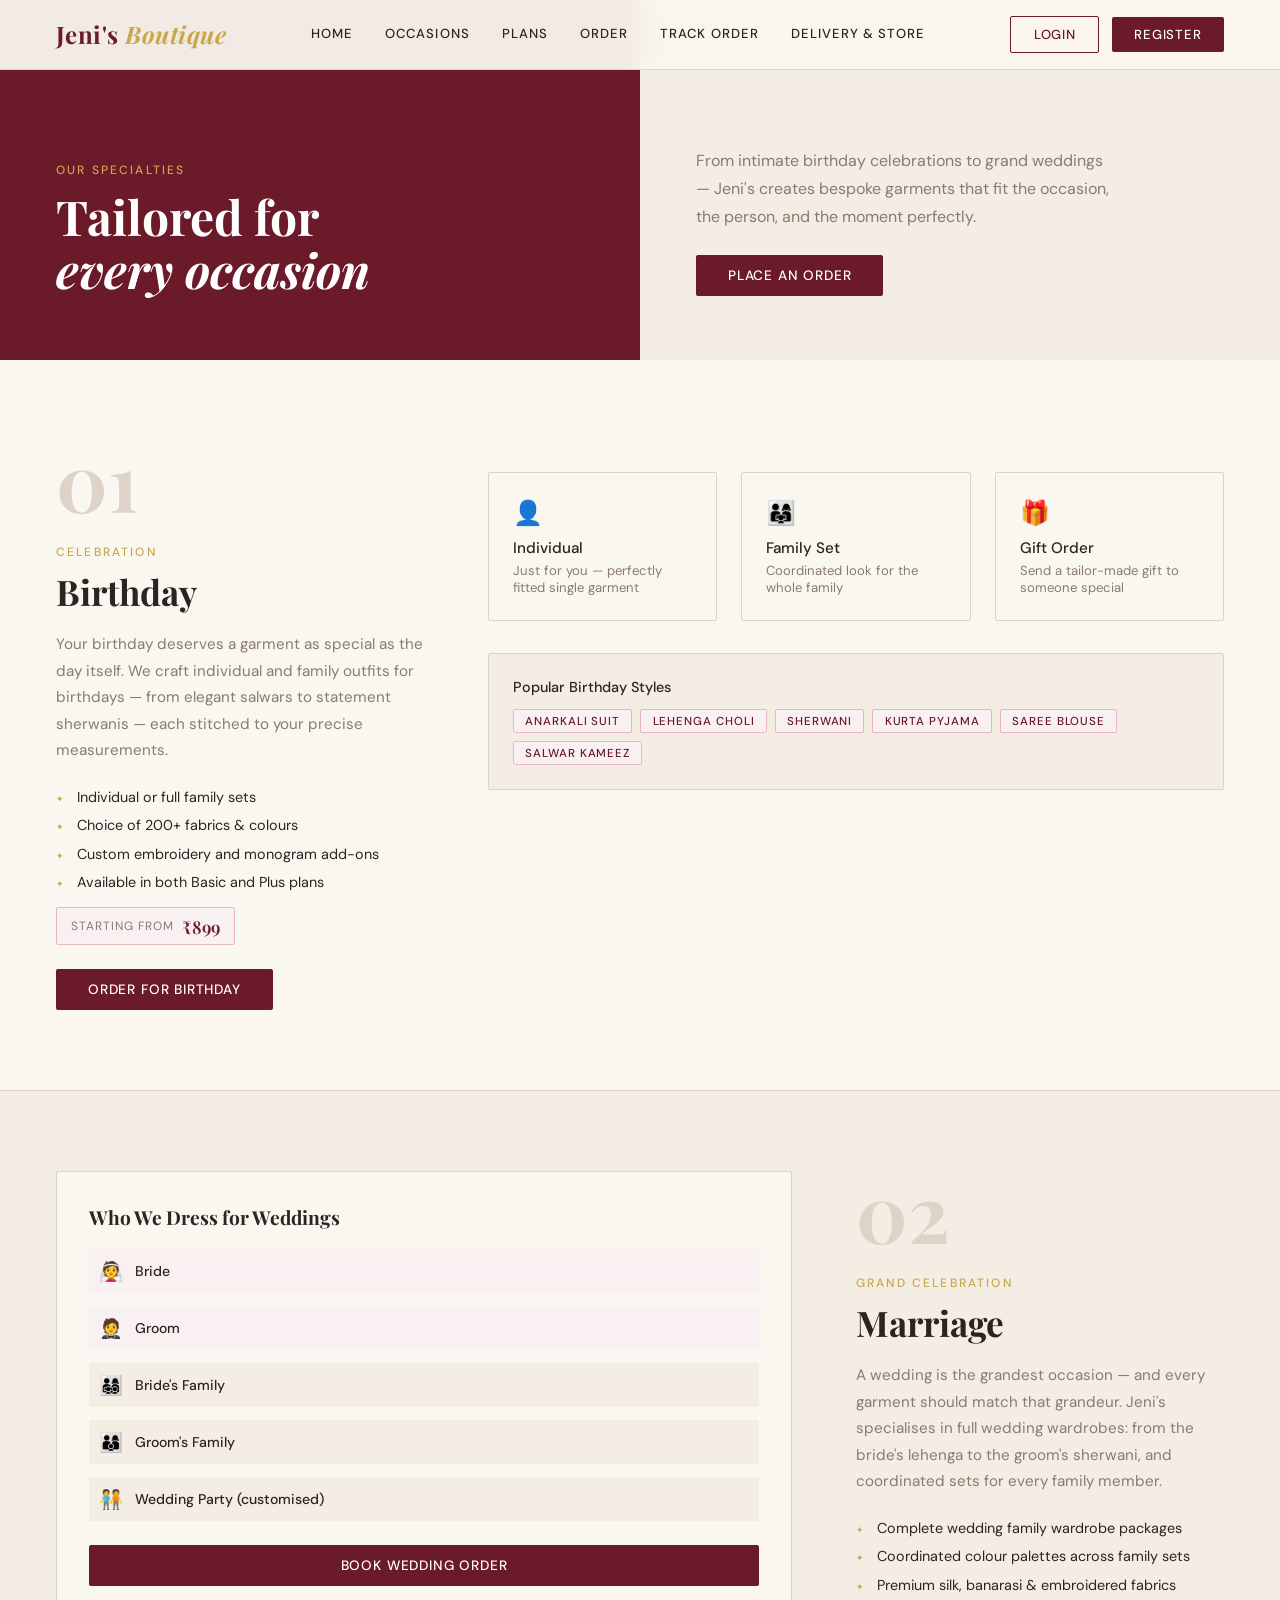
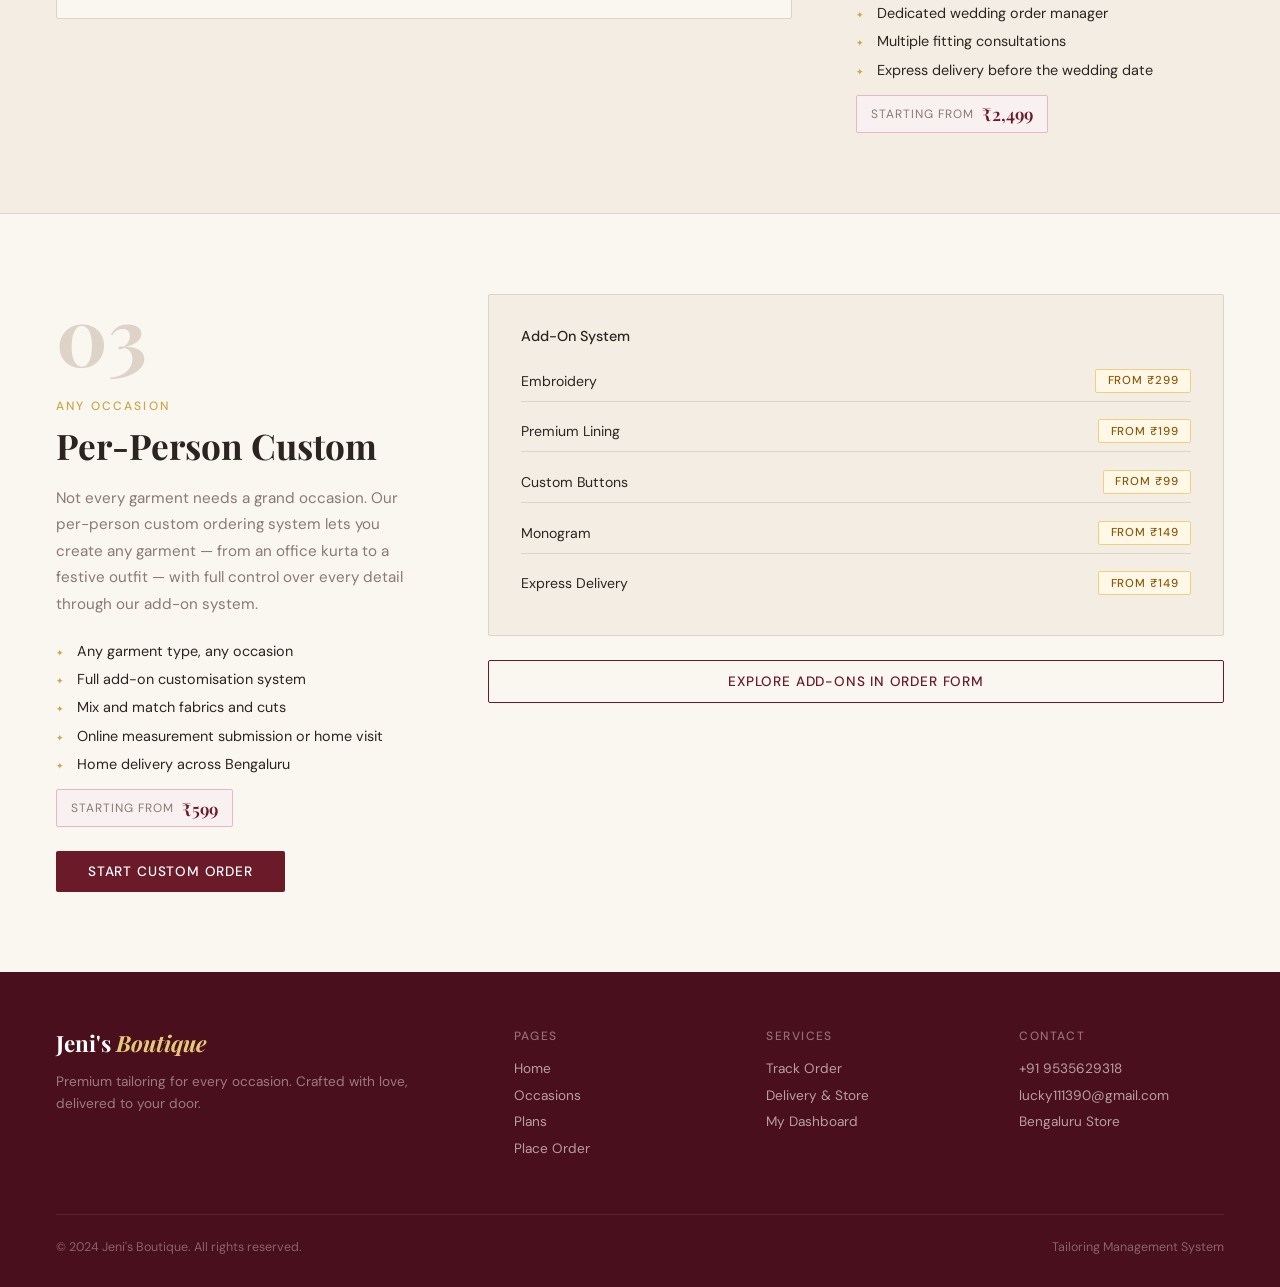
<file: occasions.html>
<!DOCTYPE html>
<html lang="en">
<head>
<meta charset="UTF-8"/><meta name="viewport" content="width=device-width,initial-scale=1.0"/>
<title>Occasions — Jeni's Boutique</title>
<link href="https://fonts.googleapis.com/css2?family=Playfair+Display:ital,wght@0,400;0,600;0,700;1,400;1,600&family=DM+Sans:wght@300;400;500&display=swap" rel="stylesheet"/>
<link rel="stylesheet" href="style.css"/>
<style>
.occ-hero{display:grid;grid-template-columns:1fr 1fr;min-height:360px;}
.occ-hero-left{background:var(--wine);padding:8rem 3.5rem 4rem;display:flex;flex-direction:column;justify-content:flex-end;}
.occ-hero-right{background:var(--ivory);padding:8rem 3.5rem 4rem;display:flex;flex-direction:column;justify-content:flex-end;}
.occ-section{padding:5rem 3.5rem;border-bottom:1px solid var(--border);}
.occ-section:last-of-type{border-bottom:none;}
.occ-section.alt{background:var(--ivory);}
.occ-inner{display:grid;grid-template-columns:1fr 2fr;gap:4rem;align-items:start;}
.occ-inner.reverse{grid-template-columns:2fr 1fr;}
.occ-num{font-family:'Playfair Display',serif;font-size:5rem;font-weight:700;color:var(--border);line-height:1;}
.occ-label{font-size:.75rem;letter-spacing:.18em;text-transform:uppercase;color:var(--gold);font-weight:500;margin-bottom:.5rem;}
.occ-title{font-family:'Playfair Display',serif;font-size:2.2rem;font-weight:700;color:var(--charcoal);margin-bottom:1rem;}
.occ-body{font-size:.95rem;color:var(--muted);line-height:1.75;margin-bottom:1.5rem;}
.feature-list{list-style:none;display:flex;flex-direction:column;gap:.65rem;}
.feature-list li{display:flex;gap:.8rem;align-items:baseline;font-size:.9rem;color:var(--charcoal);}
.feature-list li::before{content:'✦';color:var(--gold);font-size:.55rem;flex-shrink:0;}
.gallery{display:grid;grid-template-columns:1fr 1fr;gap:1rem;}
.gallery-item{aspect-ratio:3/2;background:var(--border);border-radius:2px;display:flex;align-items:center;justify-content:center;font-size:3rem;overflow:hidden;}
.gallery-item.tall{aspect-ratio:2/3;}
.price-tag{display:inline-flex;align-items:center;gap:.5rem;background:var(--wine-faint);border:1px solid #E8B8C2;padding:.4rem .9rem;border-radius:2px;margin-top:1rem;}
.price-label{font-size:.75rem;text-transform:uppercase;letter-spacing:.08em;color:var(--muted);}
.price-value{font-family:'Playfair Display',serif;font-size:1.1rem;font-weight:600;color:var(--wine);}
.occasion-types{display:grid;grid-template-columns:repeat(3,1fr);gap:1.5rem;margin-top:2rem;}
.occ-type{background:var(--cream);border:1px solid var(--border);padding:1.5rem;border-radius:2px;}
.occ-type-icon{font-size:1.5rem;margin-bottom:.6rem;}
.occ-type-name{font-weight:500;font-size:.95rem;margin-bottom:.3rem;}
.occ-type-desc{font-size:.82rem;color:var(--muted);}
@media(max-width:900px){
  .occ-hero{grid-template-columns:1fr;}
  .occ-inner,.occ-inner.reverse{grid-template-columns:1fr;}
  .occ-section{padding:3rem 2rem;}
  .occasion-types{grid-template-columns:1fr 1fr;}
}
</style>
</head>
<body>
<nav id="main-nav"></nav>
<div id="mobile-nav" class="mobile-nav"></div>

<div class="occ-hero">
  <div class="occ-hero-left">
    <div class="eyebrow" style="font-size:.75rem;letter-spacing:.18em;text-transform:uppercase;color:var(--gold);font-weight:500;margin-bottom:.8rem;">Our Specialties</div>
    <h1 style="font-family:'Playfair Display',serif;font-size:clamp(2.2rem,4vw,3rem);color:#fff;font-weight:700;line-height:1.1;">Tailored for<br/><em>every occasion</em></h1>
  </div>
  <div class="occ-hero-right">
    <p style="font-size:1rem;color:var(--muted);line-height:1.75;max-width:420px;">From intimate birthday celebrations to grand weddings — Jeni's creates bespoke garments that fit the occasion, the person, and the moment perfectly.</p>
    <div style="margin-top:1.5rem;"><a href="order.html" class="btn btn-primary">Place an Order</a></div>
  </div>
</div>

<!-- BIRTHDAY -->
<section class="occ-section" id="birthday">
  <div class="occ-inner">
    <div>
      <div class="occ-num">01</div>
      <div style="margin-top:1.5rem;">
        <div class="occ-label">Celebration</div>
        <h2 class="occ-title">Birthday</h2>
        <p class="occ-body">Your birthday deserves a garment as special as the day itself. We craft individual and family outfits for birthdays — from elegant salwars to statement sherwanis — each stitched to your precise measurements.</p>
        <ul class="feature-list">
          <li>Individual or full family sets</li>
          <li>Choice of 200+ fabrics &amp; colours</li>
          <li>Custom embroidery and monogram add-ons</li>
          <li>Available in both Basic and Plus plans</li>
        </ul>
        <div class="price-tag"><span class="price-label">Starting from</span><span class="price-value">₹899</span></div>
        <div style="margin-top:1.5rem;"><a href="order.html?occasion=Birthday" class="btn btn-primary">Order for Birthday</a></div>
      </div>
    </div>
    <div>
      <div class="occasion-types">
        <div class="occ-type"><div class="occ-type-icon">👤</div><div class="occ-type-name">Individual</div><div class="occ-type-desc">Just for you — perfectly fitted single garment</div></div>
        <div class="occ-type"><div class="occ-type-icon">👨‍👩‍👧</div><div class="occ-type-name">Family Set</div><div class="occ-type-desc">Coordinated look for the whole family</div></div>
        <div class="occ-type"><div class="occ-type-icon">🎁</div><div class="occ-type-name">Gift Order</div><div class="occ-type-desc">Send a tailor-made gift to someone special</div></div>
      </div>
      <div style="margin-top:2rem;background:var(--ivory);border:1px solid var(--border);padding:1.5rem;border-radius:2px;">
        <h4 style="font-size:.9rem;font-weight:500;margin-bottom:.8rem;">Popular Birthday Styles</h4>
        <div style="display:flex;flex-wrap:wrap;gap:.5rem;">
          <span class="badge badge-wine">Anarkali Suit</span>
          <span class="badge badge-wine">Lehenga Choli</span>
          <span class="badge badge-wine">Sherwani</span>
          <span class="badge badge-wine">Kurta Pyjama</span>
          <span class="badge badge-wine">Saree Blouse</span>
          <span class="badge badge-wine">Salwar Kameez</span>
        </div>
      </div>
    </div>
  </div>
</section>

<!-- MARRIAGE -->
<section class="occ-section alt" id="marriage">
  <div class="occ-inner reverse">
    <div>
      <div style="background:var(--cream);border:1px solid var(--border);padding:2rem;border-radius:2px;">
        <h3 style="font-family:'Playfair Display',serif;font-size:1.2rem;margin-bottom:1.2rem;">Who We Dress for Weddings</h3>
        <div style="display:flex;flex-direction:column;gap:.8rem;">
          <div style="display:flex;gap:.8rem;align-items:center;padding:.6rem;background:var(--wine-faint);border-radius:2px;">
            <span style="font-size:1.2rem;">👰</span><span style="font-size:.88rem;font-weight:500;">Bride</span>
          </div>
          <div style="display:flex;gap:.8rem;align-items:center;padding:.6rem;background:var(--wine-faint);border-radius:2px;">
            <span style="font-size:1.2rem;">🤵</span><span style="font-size:.88rem;font-weight:500;">Groom</span>
          </div>
          <div style="display:flex;gap:.8rem;align-items:center;padding:.6rem;background:var(--ivory);border-radius:2px;">
            <span style="font-size:1.2rem;">👨‍👩‍👧‍👦</span><span style="font-size:.88rem;font-weight:500;">Bride's Family</span>
          </div>
          <div style="display:flex;gap:.8rem;align-items:center;padding:.6rem;background:var(--ivory);border-radius:2px;">
            <span style="font-size:1.2rem;">👨‍👩‍👦</span><span style="font-size:.88rem;font-weight:500;">Groom's Family</span>
          </div>
          <div style="display:flex;gap:.8rem;align-items:center;padding:.6rem;background:var(--ivory);border-radius:2px;">
            <span style="font-size:1.2rem;">🧑‍🤝‍🧑</span><span style="font-size:.88rem;font-weight:500;">Wedding Party (customised)</span>
          </div>
        </div>
        <div style="margin-top:1.5rem;"><a href="order.html?occasion=Marriage" class="btn btn-primary btn-block">Book Wedding Order</a></div>
      </div>
    </div>
    <div>
      <div class="occ-num">02</div>
      <div style="margin-top:1.5rem;">
        <div class="occ-label">Grand Celebration</div>
        <h2 class="occ-title">Marriage</h2>
        <p class="occ-body">A wedding is the grandest occasion — and every garment should match that grandeur. Jeni's specialises in full wedding wardrobes: from the bride's lehenga to the groom's sherwani, and coordinated sets for every family member.</p>
        <ul class="feature-list">
          <li>Complete wedding family wardrobe packages</li>
          <li>Coordinated colour palettes across family sets</li>
          <li>Premium silk, banarasi &amp; embroidered fabrics</li>
          <li>Dedicated wedding order manager</li>
          <li>Multiple fitting consultations</li>
          <li>Express delivery before the wedding date</li>
        </ul>
        <div class="price-tag"><span class="price-label">Starting from</span><span class="price-value">₹2,499</span></div>
      </div>
    </div>
  </div>
</section>

<!-- CUSTOM -->
<section class="occ-section" id="custom">
  <div class="occ-inner">
    <div>
      <div class="occ-num">03</div>
      <div style="margin-top:1.5rem;">
        <div class="occ-label">Any Occasion</div>
        <h2 class="occ-title">Per-Person Custom</h2>
        <p class="occ-body">Not every garment needs a grand occasion. Our per-person custom ordering system lets you create any garment — from an office kurta to a festive outfit — with full control over every detail through our add-on system.</p>
        <ul class="feature-list">
          <li>Any garment type, any occasion</li>
          <li>Full add-on customisation system</li>
          <li>Mix and match fabrics and cuts</li>
          <li>Online measurement submission or home visit</li>
          <li>Home delivery across Bengaluru</li>
        </ul>
        <div class="price-tag"><span class="price-label">Starting from</span><span class="price-value">₹599</span></div>
        <div style="margin-top:1.5rem;"><a href="order.html?occasion=Custom" class="btn btn-primary">Start Custom Order</a></div>
      </div>
    </div>
    <div>
      <div style="background:var(--ivory);border:1px solid var(--border);padding:2rem;border-radius:2px;margin-bottom:1.5rem;">
        <h4 style="font-size:.9rem;font-weight:500;margin-bottom:1rem;">Add-On System</h4>
        <div style="display:flex;flex-direction:column;gap:.6rem;">
          <div style="display:flex;justify-content:space-between;align-items:center;padding:.5rem 0;border-bottom:1px solid var(--border);"><span style="font-size:.88rem;">Embroidery</span><span class="badge badge-gold">from ₹299</span></div>
          <div style="display:flex;justify-content:space-between;align-items:center;padding:.5rem 0;border-bottom:1px solid var(--border);"><span style="font-size:.88rem;">Premium Lining</span><span class="badge badge-gold">from ₹199</span></div>
          <div style="display:flex;justify-content:space-between;align-items:center;padding:.5rem 0;border-bottom:1px solid var(--border);"><span style="font-size:.88rem;">Custom Buttons</span><span class="badge badge-gold">from ₹99</span></div>
          <div style="display:flex;justify-content:space-between;align-items:center;padding:.5rem 0;border-bottom:1px solid var(--border);"><span style="font-size:.88rem;">Monogram</span><span class="badge badge-gold">from ₹149</span></div>
          <div style="display:flex;justify-content:space-between;align-items:center;padding:.5rem 0;"><span style="font-size:.88rem;">Express Delivery</span><span class="badge badge-gold">from ₹149</span></div>
        </div>
      </div>
      <a href="order.html" class="btn btn-secondary btn-block">Explore Add-Ons in Order Form</a>
    </div>
  </div>
</section>

<footer id="main-footer"></footer>
<script src="app.js"></script>
<script>renderNav('occasions.html');</script>
</body>
</html>
</file>
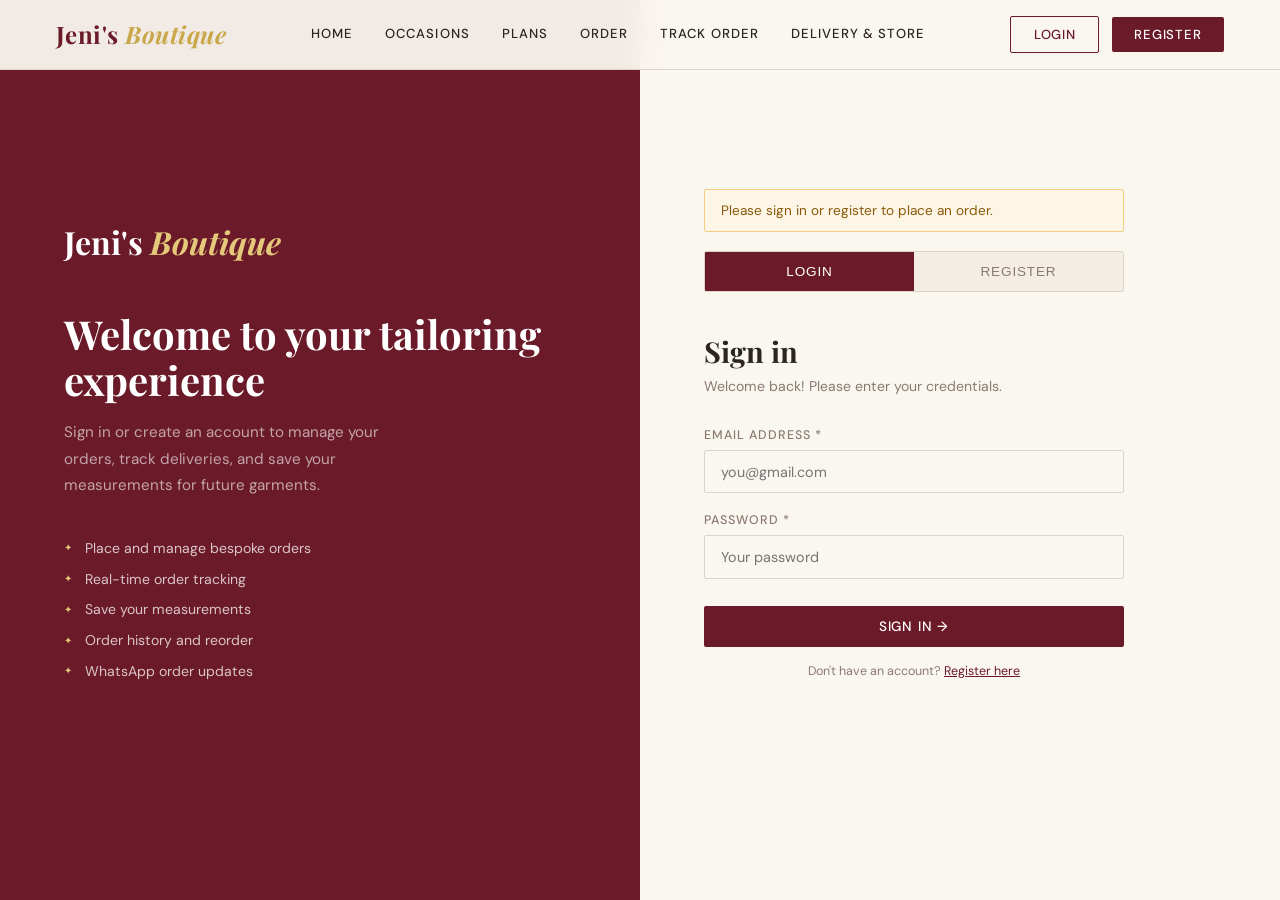
<file: order.html>
<!DOCTYPE html>
<html lang="en">
<head>
<meta charset="UTF-8"/><meta name="viewport" content="width=device-width,initial-scale=1.0"/>
<title>Place Order — Jeni's Boutique</title>
<link href="https://fonts.googleapis.com/css2?family=Playfair+Display:ital,wght@0,400;0,600;0,700;1,400;1,600&family=DM+Sans:wght@300;400;500&display=swap" rel="stylesheet"/>
<link rel="stylesheet" href="style.css"/>
<style>
.order-layout{display:grid;grid-template-columns:1fr 380px;gap:3rem;padding:8rem 3.5rem 5rem;align-items:start;}
.order-form-wrap{background:var(--cream);border:1px solid var(--border);border-radius:2px;padding:2.5rem;}
.form-section{margin-bottom:2.5rem;padding-bottom:2.5rem;border-bottom:1px solid var(--border);}
.form-section:last-child{margin-bottom:0;padding-bottom:0;border-bottom:none;}
.form-section-title{font-family:'Playfair Display',serif;font-size:1.3rem;font-weight:600;color:var(--charcoal);margin-bottom:1.5rem;}
.form-section-num{display:inline-flex;width:28px;height:28px;border-radius:50%;background:var(--wine);color:#fff;font-size:.8rem;font-weight:600;align-items:center;justify-content:center;margin-right:.6rem;}
.fabric-grid{display:grid;grid-template-columns:repeat(3,1fr);gap:.75rem;margin-bottom:1rem;}
.fabric-opt{border:1.5px solid var(--border);border-radius:2px;padding:.7rem .5rem;cursor:pointer;text-align:center;transition:all .18s;}
.fabric-opt:hover{border-color:var(--wine-light);}
.fabric-opt.selected{border-color:var(--wine);background:var(--wine-faint);}
.fabric-opt-name{font-size:.8rem;font-weight:500;margin-top:.3rem;}
.fabric-opt-swatch{width:100%;height:36px;border-radius:1px;margin-bottom:.3rem;}
.addon-checks{display:grid;grid-template-columns:1fr 1fr;gap:.75rem;}
.addon-check{border:1.5px solid var(--border);border-radius:2px;padding:.8rem;cursor:pointer;transition:all .18s;display:flex;align-items:flex-start;gap:.6rem;}
.addon-check:hover{border-color:var(--wine-light);}
.addon-check.selected{border-color:var(--wine);background:var(--wine-faint);}
.addon-check input{width:15px;height:15px;accent-color:var(--wine);flex-shrink:0;margin-top:2px;}
.addon-info{flex:1;}
.addon-check-name{font-size:.85rem;font-weight:500;color:var(--charcoal);}
.addon-check-price{font-size:.75rem;color:var(--wine);margin-top:.1rem;}
/* SIDEBAR */
.order-summary{position:sticky;top:100px;}
.summary-card{background:var(--ivory);border:1px solid var(--border);border-radius:2px;padding:2rem;}
.summary-title{font-family:'Playfair Display',serif;font-size:1.2rem;font-weight:600;color:var(--charcoal);margin-bottom:1.5rem;}
.summary-row{display:flex;justify-content:space-between;align-items:center;padding:.5rem 0;border-bottom:1px solid var(--border);font-size:.88rem;}
.summary-row:last-of-type{border-bottom:none;}
.summary-key{color:var(--muted);}
.summary-val{font-weight:500;color:var(--charcoal);}
.summary-total{display:flex;justify-content:space-between;align-items:center;padding:1rem 0 0;margin-top:.5rem;border-top:2px solid var(--wine);}
.summary-total-label{font-size:.88rem;font-weight:500;color:var(--charcoal);}
.summary-total-val{font-family:'Playfair Display',serif;font-size:1.6rem;font-weight:700;color:var(--wine);}
.step-indicator{display:flex;gap:0;margin-bottom:2.5rem;}
.step-ind{flex:1;padding:.6rem .5rem;text-align:center;font-size:.72rem;letter-spacing:.06em;text-transform:uppercase;font-weight:500;background:var(--ivory);border:1px solid var(--border);color:var(--muted);cursor:pointer;transition:all .2s;}
.step-ind:first-child{border-radius:2px 0 0 2px;}
.step-ind:last-child{border-radius:0 2px 2px 0;}
.step-ind.active{background:var(--wine);color:#fff;border-color:var(--wine);}
.step-ind.done{background:var(--success-bg);color:var(--success);border-color:#C3E0CC;}
.meas-grid{display:grid;grid-template-columns:repeat(3,1fr);gap:.75rem;}
.success-overlay{display:none;position:fixed;inset:0;background:rgba(44,36,32,.6);z-index:600;align-items:center;justify-content:center;}
.success-overlay.show{display:flex;}
.success-box{background:var(--cream);border-radius:2px;padding:3.5rem;max-width:480px;width:90%;text-align:center;}
.success-icon{font-size:3.5rem;margin-bottom:1.2rem;}
.success-title{font-family:'Playfair Display',serif;font-size:2rem;font-weight:700;color:var(--charcoal);margin-bottom:.8rem;}
.success-id{font-size:.85rem;color:var(--muted);margin-bottom:1.5rem;}
.success-id strong{color:var(--wine);}
@media(max-width:960px){.order-layout{grid-template-columns:1fr;padding:7rem 2rem 4rem;}.order-summary{position:static;}}
@media(max-width:500px){.fabric-grid{grid-template-columns:repeat(2,1fr);}.meas-grid{grid-template-columns:1fr 1fr;}.addon-checks{grid-template-columns:1fr;}}
</style>
</head>
<body>
<nav id="main-nav"></nav>
<div id="mobile-nav" class="mobile-nav"></div>

<div class="order-layout">
  <!-- FORM -->
  <div>
    <div class="eyebrow" style="font-size:.75rem;letter-spacing:.18em;text-transform:uppercase;color:var(--gold);font-weight:500;margin-bottom:.8rem;display:flex;align-items:center;gap:.6rem;"><span style="width:20px;height:1px;background:var(--gold);display:block;"></span>Place an Order</div>
    <h1 style="font-family:'Playfair Display',serif;font-size:2.4rem;font-weight:700;color:var(--charcoal);margin-bottom:.5rem;">Your bespoke garment<br/><em style="color:var(--wine);">starts here.</em></h1>
    <p style="font-size:.92rem;color:var(--muted);margin-bottom:2.5rem;">Fill in the details below and we'll get started on your order immediately.</p>

    <div class="step-indicator">
      <div class="step-ind active" id="si-1">1. Your Details</div>
      <div class="step-ind" id="si-2">2. Garment</div>
      <div class="step-ind" id="si-3">3. Measurements</div>
      <div class="step-ind" id="si-4">4. Delivery</div>
    </div>

    <div id="form-success" class="form-success">Order placed! Redirecting…</div>

    <!-- STEP 1: PERSONAL -->
    <div id="step-1" class="order-form-wrap">
      <div id="login-user-banner" style="display:none;background:var(--success-bg);border:1px solid #C3E0CC;padding:.85rem 1.2rem;border-radius:2px;margin-bottom:1.5rem;display:flex;align-items:center;gap:.8rem;">
        <span style="font-size:1.1rem;">✓</span>
        <span style="font-size:.88rem;color:var(--success);">Placing order as <strong id="banner-name"></strong> — your details are pre-filled below.</span>
      </div>
      <div class="form-section">
        <div class="form-section-title"><span class="form-section-num">1</span>Personal Details</div>
        <div class="form-row">
          <div class="form-group"><label class="form-label">Full Name *</label><input class="form-input" id="f-name" placeholder="Your full name"/><div class="form-error" id="e-name">Please enter your name.</div></div>
          <div class="form-group"><label class="form-label">Phone Number (10 digits) *</label><input class="form-input" id="f-phone" placeholder="9876543210" type="tel" maxlength="10" oninput="this.value=this.value.replace(/\D/g,'').slice(0,10)"/><div class="form-error" id="e-phone">Enter a valid 10-digit mobile number.</div></div>
        </div>
        <div class="form-row">
          <div class="form-group"><label class="form-label">Email Address *</label><input class="form-input" id="f-email" placeholder="you@gmail.com" type="email"/><div class="form-error" id="e-email">Enter a valid email address.</div></div>
          <div class="form-group"><label class="form-label">Plan *</label>
            <select class="form-select" id="f-plan" onchange="updateSummary()">
              <option value="Basic">Basic Plan — from ₹599/garment</option>
              <option value="Plus">Plus Plan — from ₹999/garment ✦</option>
            </select>
          </div>
        </div>
        <div class="form-group"><label class="form-label">Occasion *</label>
          <select class="form-select" id="f-occasion" onchange="updateSummary()">
            <option value="Birthday">Birthday</option>
            <option value="Marriage">Marriage / Wedding</option>
            <option value="Custom">Custom / Other</option>
            <option value="Festival">Festival / Pooja</option>
            <option value="Office">Office / Formal</option>
          </select>
        </div>
        <button class="btn btn-primary" onclick="nextStep(1)">Continue to Garment Details →</button>
      </div>
    </div>

    <!-- STEP 2: GARMENT -->
    <div id="step-2" class="order-form-wrap" style="display:none;">
      <div class="form-section">
        <div class="form-section-title"><span class="form-section-num">2</span>Garment Details</div>
        <div class="form-row">
          <div class="form-group"><label class="form-label">Garment Type *</label>
            <select class="form-select" id="f-garment" onchange="updateSummary()">
              <option>Salwar Kameez</option><option>Lehenga Choli</option><option>Anarkali Suit</option>
              <option>Saree Blouse</option><option>Kurta Pyjama</option><option>Sherwani</option>
              <option>Dhoti Kurta</option><option>Western Dress</option><option>Blazer / Coat</option><option>Other</option>
            </select>
          </div>
          <div class="form-group"><label class="form-label">Gender</label>
            <select class="form-select" id="f-gender">
              <option>Women</option><option>Men</option><option>Kids (Girl)</option><option>Kids (Boy)</option>
            </select>
          </div>
        </div>
        <div class="form-group"><label class="form-label">Choose Fabric *</label>
          <div class="fabric-grid" id="fabric-grid"></div>
        </div>
        <div class="form-row">
          <div class="form-group"><label class="form-label">Colour Preference</label><input class="form-input" id="f-colour" placeholder="e.g. Deep Red, Navy Blue"/></div>
          <div class="form-group"><label class="form-label">Number of Garments *</label>
            <select class="form-select" id="f-qty" onchange="updateSummary()">
              <option value="1">1</option><option value="2">2</option><option value="3">3</option>
              <option value="4">4</option><option value="5">5</option><option value="6+">6 or more</option>
            </select>
          </div>
        </div>
        <div class="form-group"><label class="form-label">Add-Ons</label>
          <div class="addon-checks" id="addon-checks"></div>
        </div>
        <div class="form-group"><label class="form-label">Special Instructions</label>
          <textarea class="form-textarea" id="f-notes" placeholder="Describe specific design, embroidery patterns, reference images, etc."></textarea>
        </div>
        <div style="display:flex;gap:1rem;">
          <button class="btn btn-secondary" onclick="goStep(1)">← Back</button>
          <button class="btn btn-primary" onclick="nextStep(2)">Continue to Measurements →</button>
        </div>
      </div>
    </div>

    <!-- STEP 3: MEASUREMENTS -->
    <div id="step-3" class="order-form-wrap" style="display:none;">
      <div class="form-section">
        <div class="form-section-title"><span class="form-section-num">3</span>Measurements</div>
        <div style="background:var(--info-bg);border:1px solid #B3D1E8;padding:1rem;border-radius:2px;margin-bottom:1.5rem;font-size:.85rem;color:var(--info);">
          ℹ️ All measurements in <strong>inches</strong>. If you prefer a home visit (Plus plan), check the box below.
        </div>
        <div class="form-group">
          <label style="display:flex;align-items:center;gap:.6rem;cursor:pointer;">
            <input type="checkbox" id="f-home-visit" style="accent-color:var(--wine);width:15px;height:15px;" onchange="toggleHomeVisit()"/>
            <span style="font-size:.9rem;">I'd like a <strong>home measurement visit</strong> (Plus plan only)</span>
          </label>
        </div>
        <div id="meas-fields">
          <div class="meas-grid">
            <div class="form-group"><label class="form-label">Chest / Bust</label><input class="form-input" id="m-chest" placeholder="e.g. 36" type="number"/></div>
            <div class="form-group"><label class="form-label">Waist</label><input class="form-input" id="m-waist" placeholder="e.g. 30" type="number"/></div>
            <div class="form-group"><label class="form-label">Hips</label><input class="form-input" id="m-hips" placeholder="e.g. 38" type="number"/></div>
            <div class="form-group"><label class="form-label">Shoulder</label><input class="form-input" id="m-shoulder" placeholder="e.g. 14" type="number"/></div>
            <div class="form-group"><label class="form-label">Sleeve Length</label><input class="form-input" id="m-sleeve" placeholder="e.g. 22" type="number"/></div>
            <div class="form-group"><label class="form-label">Full Length</label><input class="form-input" id="m-length" placeholder="e.g. 52" type="number"/></div>
          </div>
        </div>
        <div id="home-visit-msg" style="display:none;background:var(--success-bg);border:1px solid #C3E0CC;padding:1rem;border-radius:2px;font-size:.88rem;color:var(--success);">
          ✓ Our tailor will contact you within 24 hours to schedule your home measurement visit.
        </div>
        <div style="display:flex;gap:1rem;margin-top:1rem;">
          <button class="btn btn-secondary" onclick="goStep(2)">← Back</button>
          <button class="btn btn-primary" onclick="nextStep(3)">Continue to Delivery →</button>
        </div>
      </div>
    </div>

    <!-- STEP 4: DELIVERY -->
    <div id="step-4" class="order-form-wrap" style="display:none;">
      <div class="form-section">
        <div class="form-section-title"><span class="form-section-num">4</span>Delivery Details</div>
        <div class="form-group"><label class="form-label">Delivery Method *</label>
          <select class="form-select" id="f-delivery" onchange="updateSummary()">
            <option value="Home Delivery">Home Delivery (Bengaluru, Karnataka)</option>
            <option value="Store Pickup">Store Pickup — Jeni's Boutique, Bengaluru</option>
            <option value="Express Delivery">Express Home Delivery (48h) +₹149</option>
          </select>
        </div>
        <div id="address-fields">
          <div class="form-group"><label class="form-label">Full Delivery Address *</label>
            <textarea class="form-textarea" id="f-address" placeholder="House/Flat No., Street, Area, City, PIN" style="min-height:70px;"></textarea>
            <div class="form-error" id="e-address">Please enter your delivery address.</div>
          </div>
        </div>
        <div class="form-group"><label class="form-label">Preferred Delivery Date</label>
          <input class="form-input" id="f-date" type="date"/>
        </div>
        <div style="display:flex;gap:1rem;margin-top:1rem;">
          <button class="btn btn-secondary" onclick="goStep(3)">← Back</button>
          <button class="btn btn-primary" onclick="placeOrder()" id="submit-btn">✦ Place Order</button>
        </div>
      </div>
    </div>
  </div>

  <!-- SIDEBAR SUMMARY -->
  <div class="order-summary">
    <div class="summary-card">
      <div class="summary-title">Order Summary</div>
      <div id="summary-body">
        <div class="summary-row"><span class="summary-key">Plan</span><span class="summary-val" id="s-plan">Basic</span></div>
        <div class="summary-row"><span class="summary-key">Occasion</span><span class="summary-val" id="s-occasion">Birthday</span></div>
        <div class="summary-row"><span class="summary-key">Garment</span><span class="summary-val" id="s-garment">Salwar Kameez</span></div>
        <div class="summary-row"><span class="summary-key">Qty</span><span class="summary-val" id="s-qty">1</span></div>
        <div class="summary-row"><span class="summary-key">Add-Ons</span><span class="summary-val" id="s-addons">None</span></div>
        <div class="summary-row"><span class="summary-key">Delivery</span><span class="summary-val" id="s-delivery">Home</span></div>
        <div class="summary-total">
          <span class="summary-total-label">Estimated Total</span>
          <span class="summary-total-val" id="s-total">₹599</span>
        </div>
      </div>
      <div style="margin-top:1.2rem;padding:1rem;background:var(--success-bg);border-radius:2px;font-size:.8rem;color:var(--success);">
        ✓ Final price confirmed after fabric & design review by our team.
      </div>
    </div>
    <div style="margin-top:1.2rem;background:var(--ivory);border:1px solid var(--border);padding:1.2rem;border-radius:2px;">
      <div style="font-size:.78rem;font-weight:500;letter-spacing:.08em;text-transform:uppercase;color:var(--muted);margin-bottom:.8rem;">We Accept</div>
      <div style="display:flex;gap:.5rem;flex-wrap:wrap;">
        <span class="badge badge-muted">UPI</span><span class="badge badge-muted">Cash on Delivery</span>
        <span class="badge badge-muted">Bank Transfer</span><span class="badge badge-muted">Card</span>
      </div>
      <div style="font-size:.78rem;color:var(--muted);margin-top:.8rem;">Payment collected on delivery or via WhatsApp after order confirmation.</div>
    </div>
  </div>
</div>

<!-- SUCCESS OVERLAY -->
<div class="success-overlay" id="success-overlay">
  <div class="success-box">
    <div class="success-icon">🎉</div>
    <div class="success-title">Order Placed!</div>
    <div class="success-id">Your order ID is <strong id="success-order-id">—</strong></div>
    <p style="font-size:.88rem;color:var(--muted);margin-bottom:2rem;">We'll contact you within 2 hours to confirm your order. Track your order status anytime.</p>
    <div style="display:flex;gap:1rem;justify-content:center;flex-wrap:wrap;">
      <a href="track.html" id="track-link" class="btn btn-primary">Track Order</a>
      <a href="dashboard.html" class="btn btn-secondary">My Dashboard</a>
    </div>
  </div>
</div>

<footer id="main-footer"></footer>
<script src="app.js"></script>
<script>
const FABRICS=[
  {name:'Cotton Linen',color:'#E8DCC8'},{name:'Banarasi Silk',color:'#8B1A2A'},{name:'Georgette',color:'#C9A0DC'},
  {name:'Chiffon',color:'#F0E6D3'},{name:'Raw Silk',color:'#C4A44A'},{name:'Velvet',color:'#3D1A5C'},
  {name:'Cotton',color:'#D4C5A9'},{name:'Crepe',color:'#A8C4D4'},{name:'Net / Mesh',color:'#E8E8E8'}
];
const ADDONS=[
  {id:'embroidery',name:'Embroidery',price:299},{id:'lining',name:'Premium Lining',price:199},
  {id:'family',name:'Family Matching',price:499},{id:'buttons',name:'Custom Buttons',price:99},
  {id:'monogram',name:'Monogram',price:149},{id:'packaging',name:'Gift Packaging',price:79}
];
let selectedFabric='Cotton Linen', selectedAddons=[], currentStep=1;

function buildFabricGrid(){
  const g=document.getElementById('fabric-grid');
  g.innerHTML=FABRICS.map(f=>`
    <div class="fabric-opt ${f.name===selectedFabric?'selected':''}" onclick="selectFabric('${f.name}')">
      <div class="fabric-opt-swatch" style="background:${f.color};"></div>
      <div class="fabric-opt-name">${f.name}</div>
    </div>`).join('');
}
function selectFabric(name){selectedFabric=name;buildFabricGrid();updateSummary();}

function buildAddonChecks(){
  const g=document.getElementById('addon-checks');
  g.innerHTML=ADDONS.map(a=>`
    <label class="addon-check ${selectedAddons.includes(a.id)?'selected':''}" onclick="toggleAddon('${a.id}',this)">
      <input type="checkbox" ${selectedAddons.includes(a.id)?'checked':''} onclick="event.stopPropagation()"/>
      <div class="addon-info">
        <div class="addon-check-name">${a.name}</div>
        <div class="addon-check-price">+₹${a.price}</div>
      </div>
    </label>`).join('');
}
function toggleAddon(id,el){
  const idx=selectedAddons.indexOf(id);
  if(idx>-1)selectedAddons.splice(idx,1);else selectedAddons.push(id);
  el.classList.toggle('selected');
  el.querySelector('input').checked=selectedAddons.includes(id);
  updateSummary();
}

function updateSummary(){
  const plan=document.getElementById('f-plan').value;
  const occasion=document.getElementById('f-occasion').value;
  const garment=document.getElementById('f-garment')?document.getElementById('f-garment').value:'—';
  const qty=parseInt(document.getElementById('f-qty')?document.getElementById('f-qty').value:1)||1;
  const delivery=document.getElementById('f-delivery')?document.getElementById('f-delivery').value:'Home Delivery';
  const base=plan==='Plus'?999:599;
  let total=base*Math.min(qty,6);
  ADDONS.forEach(a=>{if(selectedAddons.includes(a.id))total+=a.price;});
  if(delivery.includes('Express'))total+=149;
  document.getElementById('s-plan').textContent=plan;
  document.getElementById('s-occasion').textContent=occasion;
  document.getElementById('s-garment').textContent=garment;
  document.getElementById('s-qty').textContent=qty;
  document.getElementById('s-addons').textContent=selectedAddons.length?selectedAddons.join(', '):'None';
  document.getElementById('s-delivery').textContent=delivery.split(' ')[0]+' '+delivery.split(' ')[1];
  document.getElementById('s-total').textContent='₹'+total.toLocaleString('en-IN')+(qty>=6?'+':'');
  // update delivery address visibility
  const del=document.getElementById('f-delivery');
  const addrFields=document.getElementById('address-fields');
  if(del&&addrFields)addrFields.style.display=del.value.includes('Store')?'none':'block';
}

function goStep(n){
  document.getElementById(`step-${currentStep}`).style.display='none';
  document.getElementById(`si-${currentStep}`).className='step-ind done';
  currentStep=n;
  document.getElementById(`step-${n}`).style.display='block';
  document.getElementById(`si-${n}`).className='step-ind active';
  window.scrollTo({top:80,behavior:'smooth'});
}

function nextStep(from){
  if(from===1){
    const name=document.getElementById('f-name').value.trim();
    const phone=document.getElementById('f-phone').value.trim();
    const email=document.getElementById('f-email').value.trim();
    let ok=true;
    if(!name){document.getElementById('e-name').classList.add('show');ok=false;}else{document.getElementById('e-name').classList.remove('show');}
    if(!validatePhone(phone)){document.getElementById('e-phone').classList.add('show');ok=false;}else{document.getElementById('e-phone').classList.remove('show');}
    if(!validateEmail(email)){document.getElementById('e-email').classList.add('show');ok=false;}else{document.getElementById('e-email').classList.remove('show');}
    if(!ok)return;
  }
  if(from===4){placeOrder();return;}
  goStep(from+1);
}

function toggleHomeVisit(){
  const hv=document.getElementById('f-home-visit').checked;
  document.getElementById('meas-fields').style.display=hv?'none':'block';
  document.getElementById('home-visit-msg').style.display=hv?'block':'none';
}

function placeOrder(){
  const delivery=document.getElementById('f-delivery').value;
  const address=document.getElementById('f-address')?document.getElementById('f-address').value:'';
  if(!delivery.includes('Store')&&!address.trim()){
    document.getElementById('e-address').classList.add('show');return;
  }
  if(document.getElementById('e-address'))document.getElementById('e-address').classList.remove('show');

  const orderData={
    name:document.getElementById('f-name').value,
    phone:document.getElementById('f-phone').value,
    email:document.getElementById('f-email').value,
    plan:document.getElementById('f-plan').value,
    occasion:document.getElementById('f-occasion').value,
    garment:document.getElementById('f-garment').value,
    gender:document.getElementById('f-gender').value,
    fabric:selectedFabric,
    colour:document.getElementById('f-colour').value,
    qty:document.getElementById('f-qty').value,
    addOns:selectedAddons.map(id=>ADDONS.find(a=>a.id===id).name),
    notes:document.getElementById('f-notes').value,
    homeVisit:document.getElementById('f-home-visit').checked,
    measurements:{
      chest:document.getElementById('m-chest').value,
      waist:document.getElementById('m-waist').value,
      hips:document.getElementById('m-hips').value,
      shoulder:document.getElementById('m-shoulder').value,
      sleeve:document.getElementById('m-sleeve').value,
      length:document.getElementById('m-length').value
    },
    delivery,
    address,
    preferredDate:document.getElementById('f-date').value,
    cost:parseInt(document.getElementById('s-total').textContent.replace(/[^0-9]/g,''))||599
  };
  const order=Orders.create(orderData);
  document.getElementById('success-order-id').textContent=order.id;
  document.getElementById('track-link').href=`track.html?id=${order.id}`;
  document.getElementById('success-overlay').classList.add('show');
}

// PRE-FILL FROM URL PARAMS
function prefillFromParams(){
  const p=new URLSearchParams(window.location.search);
  if(p.get('plan')){const s=document.getElementById('f-plan');s.value=p.get('plan');}
  if(p.get('occasion')){const s=document.getElementById('f-occasion');s.value=p.get('occasion');}
}

document.addEventListener('DOMContentLoaded',()=>{
  // Require login to place order
  if(!Auth.isLoggedIn()){
    window.location.href='login.html?redirect=order.html&msg=login';
    return;
  }
  renderNav('order.html');
  renderFooter();
  // Pre-fill personal details from logged-in user
  const user=Auth.currentUser();
  if(user){
    const nameEl=document.getElementById('f-name');
    const emailEl=document.getElementById('f-email');
    const phoneEl=document.getElementById('f-phone');
    if(nameEl&&user.name){nameEl.value=user.name;nameEl.readOnly=true;nameEl.style.background='var(--ivory)';}
    if(emailEl&&user.email){emailEl.value=user.email;emailEl.readOnly=true;emailEl.style.background='var(--ivory)';}
    if(phoneEl&&user.phone){phoneEl.value=user.phone;phoneEl.readOnly=true;phoneEl.style.background='var(--ivory)';}
    // Show banner
    const banner=document.getElementById('login-user-banner');
    if(banner){banner.style.display='flex';document.getElementById('banner-name').textContent=user.name;}
  }
  buildFabricGrid();
  buildAddonChecks();
  prefillFromParams();
  updateSummary();
  // set min date
  const d=document.getElementById('f-date');
  const min=new Date();min.setDate(min.getDate()+2);
  d.min=min.toISOString().split('T')[0];
  d.value=new Date(Date.now()+5*86400000).toISOString().split('T')[0];
  // delivery change
  document.getElementById('f-delivery').addEventListener('change',updateSummary);
});
</script>
</body>
</html>
</file>
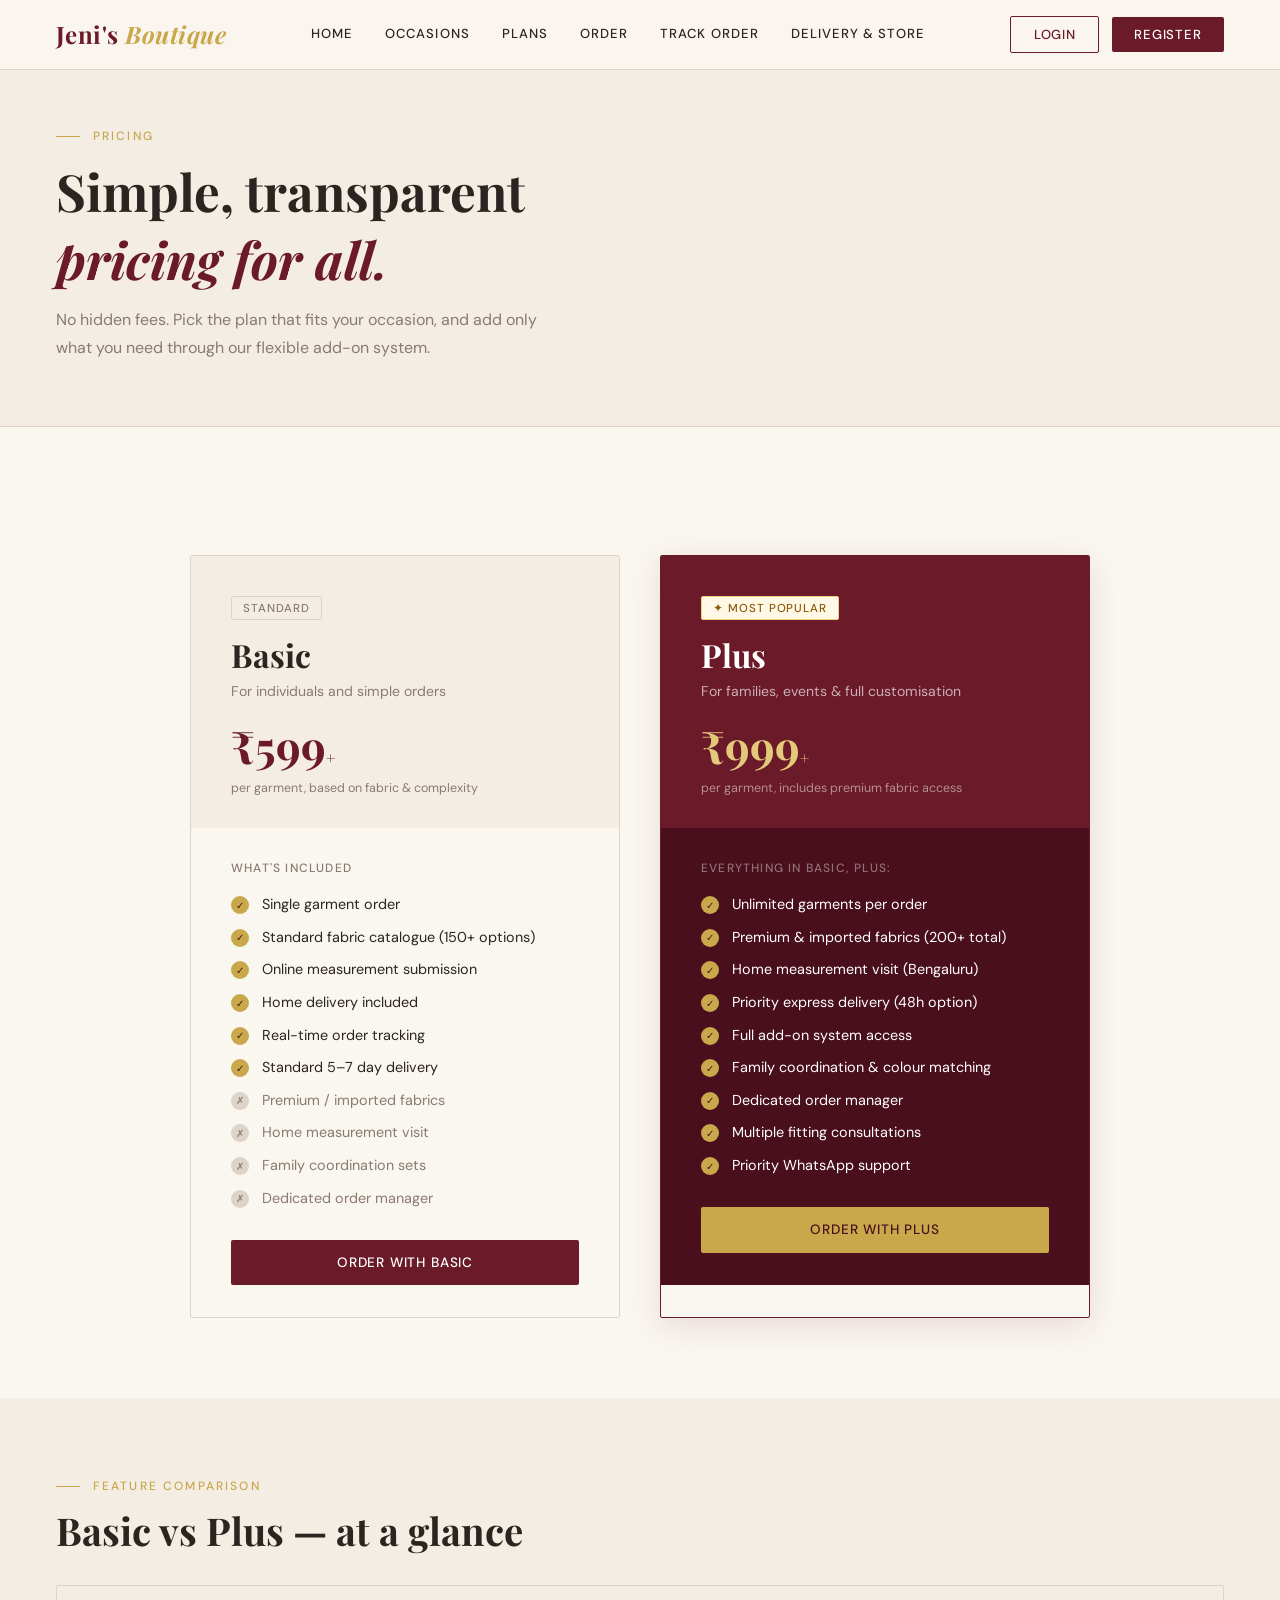
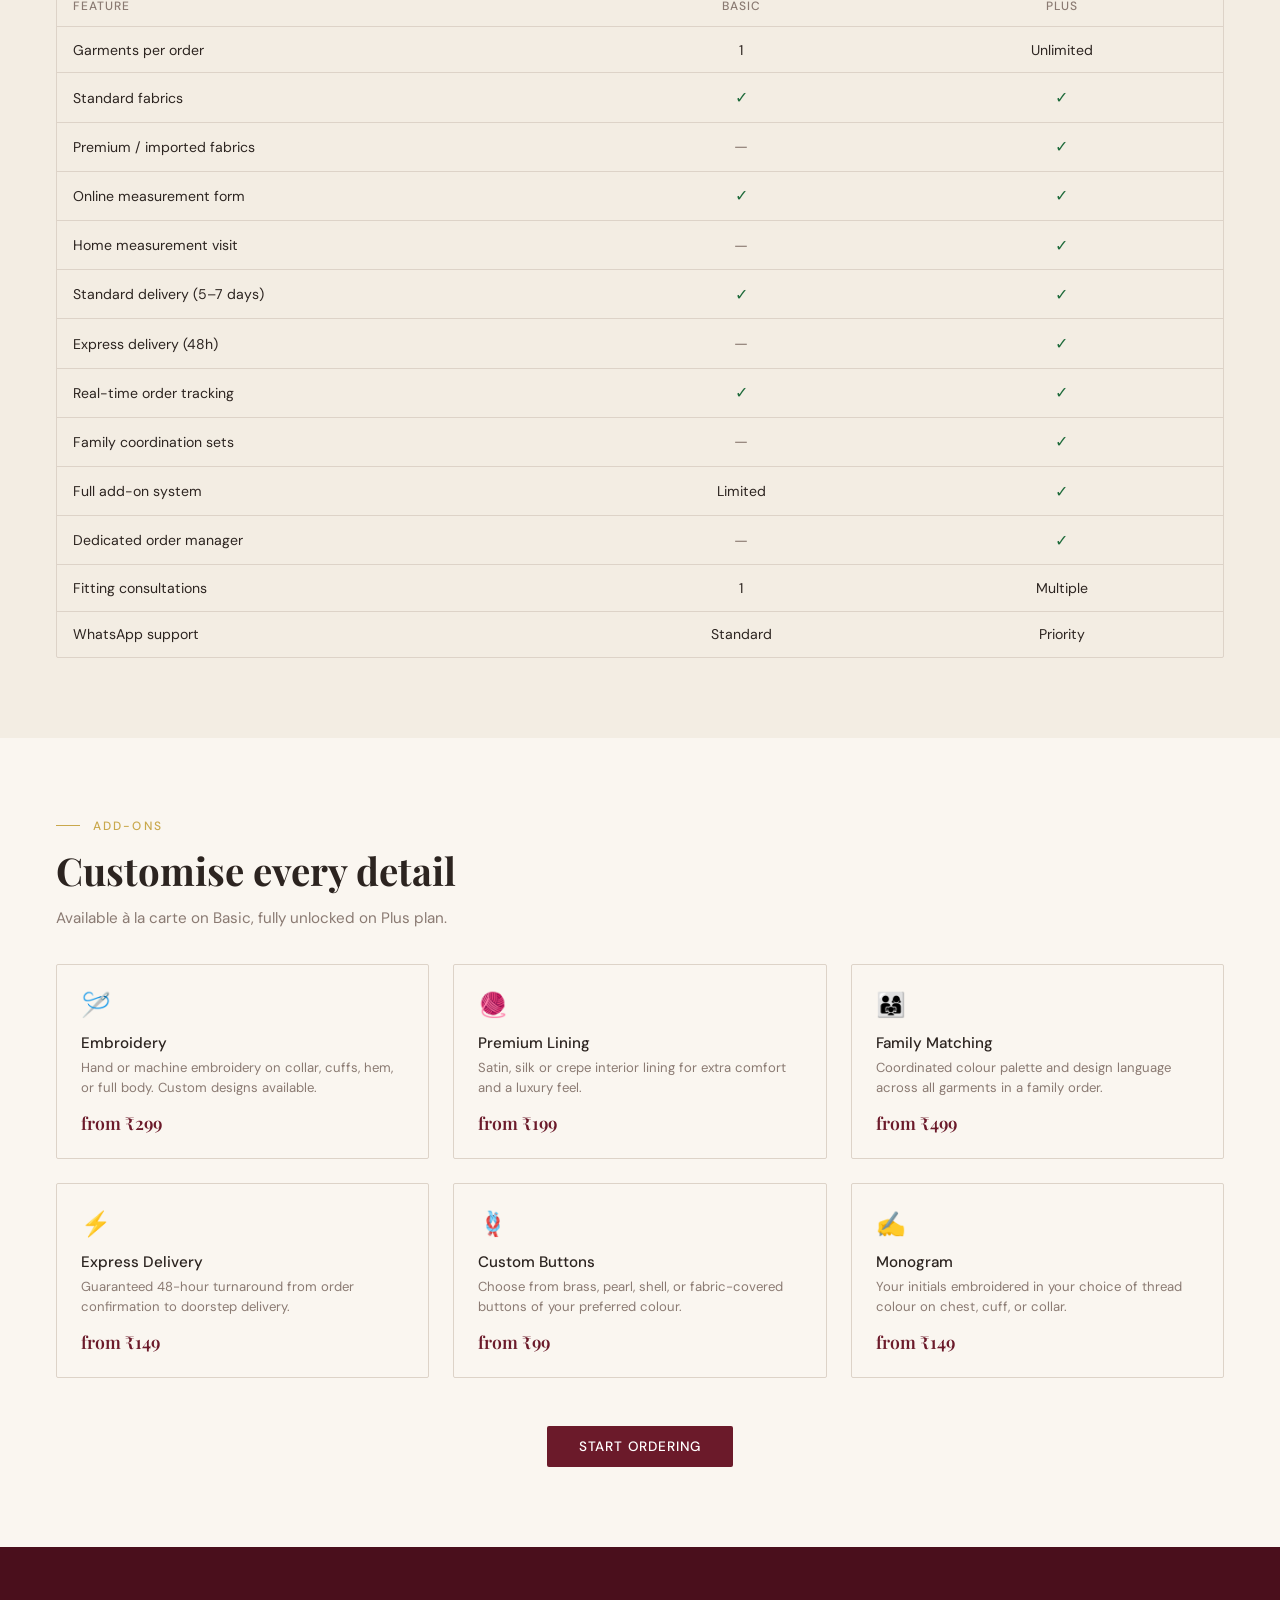
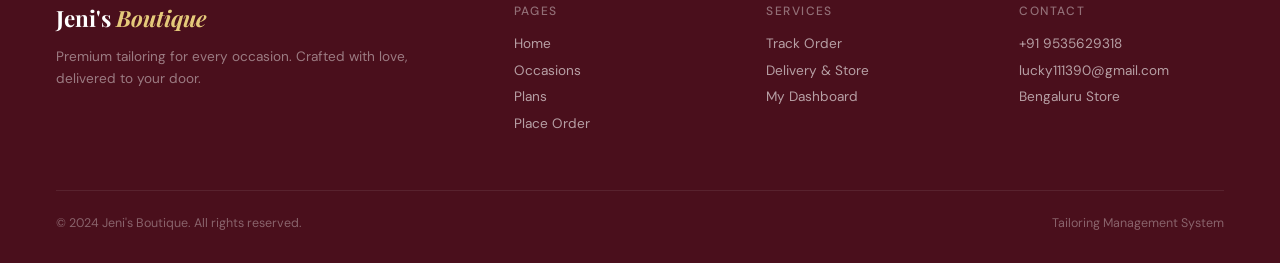
<file: plans.html>
<!DOCTYPE html>
<html lang="en">
<head>
<meta charset="UTF-8"/><meta name="viewport" content="width=device-width,initial-scale=1.0"/>
<title>Plans & Pricing — Jeni's Boutique</title>
<link href="https://fonts.googleapis.com/css2?family=Playfair+Display:ital,wght@0,400;0,600;0,700;1,400;1,600&family=DM+Sans:wght@300;400;500&display=swap" rel="stylesheet"/>
<link rel="stylesheet" href="style.css"/>
<style>
.plans-hero{padding:8rem 3.5rem 4rem;background:var(--ivory);border-bottom:1px solid var(--border);}
.plans-grid{display:grid;grid-template-columns:1fr 1fr;gap:2.5rem;margin-top:3rem;max-width:900px;margin-left:auto;margin-right:auto;}
.plan-card{border:1.5px solid var(--border);border-radius:2px;overflow:hidden;background:var(--cream);}
.plan-card.featured{border-color:var(--wine);box-shadow:0 8px 32px rgba(107,26,42,.12);}
.plan-header{padding:2.5rem 2.5rem 2rem;background:var(--ivory);}
.plan-card.featured .plan-header{background:var(--wine);}
.plan-name{font-family:'Playfair Display',serif;font-size:2rem;font-weight:700;color:var(--charcoal);margin-bottom:.4rem;}
.plan-card.featured .plan-name{color:#fff;}
.plan-tagline{font-size:.88rem;color:var(--muted);}
.plan-card.featured .plan-tagline{color:rgba(255,255,255,.65);}
.plan-price{font-family:'Playfair Display',serif;font-size:2.8rem;font-weight:700;color:var(--wine);margin:1rem 0 .3rem;}
.plan-card.featured .plan-price{color:var(--gold-light);}
.plan-note{font-size:.78rem;color:var(--muted);}
.plan-card.featured .plan-note{color:rgba(255,255,255,.5);}
.plan-body{padding:2rem 2.5rem;}
.plan-features-title{font-size:.75rem;letter-spacing:.1em;text-transform:uppercase;color:var(--muted);font-weight:500;margin-bottom:1.2rem;}
.plan-features{list-style:none;display:flex;flex-direction:column;gap:.85rem;margin-bottom:2rem;}
.plan-features li{display:flex;gap:.8rem;align-items:flex-start;font-size:.9rem;color:var(--charcoal);}
.plan-features li .check{width:18px;height:18px;border-radius:50%;background:var(--gold);display:flex;align-items:center;justify-content:center;flex-shrink:0;font-size:.6rem;color:var(--wine-deep);margin-top:1px;}
.plan-features li.no .check{background:var(--border);color:var(--muted);}
.plan-features li.no span{color:var(--muted);}
.plan-cta{width:100%;padding:.9rem;background:var(--wine);color:#fff;border:none;border-radius:2px;font-family:'DM Sans',sans-serif;font-size:.85rem;font-weight:500;letter-spacing:.06em;text-transform:uppercase;cursor:pointer;transition:background .2s;text-decoration:none;display:block;text-align:center;}
.plan-cta:hover{background:var(--wine-deep);}
.plan-card.featured .plan-cta{background:var(--gold);color:var(--wine-deep);}
.plan-card.featured .plan-cta:hover{background:var(--gold-light);}
.compare-table{margin-top:4rem;}
.compare-table table{width:100%;}
.compare-table th:first-child{width:45%;}
.compare-table td,.compare-table th{text-align:center;}
.compare-table td:first-child,.compare-table th:first-child{text-align:left;}
.check-yes{color:var(--success);font-size:1rem;}
.check-no{color:var(--muted);font-size:1rem;}
.addon-grid{display:grid;grid-template-columns:repeat(3,1fr);gap:1.5rem;margin-top:2rem;}
.addon-card{border:1px solid var(--border);padding:1.5rem;border-radius:2px;background:var(--cream);}
.addon-icon{font-size:1.5rem;margin-bottom:.8rem;}
.addon-name{font-weight:500;font-size:.95rem;margin-bottom:.3rem;}
.addon-desc{font-size:.82rem;color:var(--muted);margin-bottom:.8rem;line-height:1.55;}
.addon-price{font-family:'Playfair Display',serif;font-size:1.1rem;font-weight:600;color:var(--wine);}
@media(max-width:700px){.plans-grid{grid-template-columns:1fr;}.addon-grid{grid-template-columns:1fr 1fr;}.plans-hero{padding:7rem 2rem 3rem;}}
</style>
</head>
<body>
<nav id="main-nav"></nav>
<div id="mobile-nav" class="mobile-nav"></div>

<div class="plans-hero">
  <div class="eyebrow" style="font-size:.75rem;letter-spacing:.18em;text-transform:uppercase;color:var(--gold);font-weight:500;margin-bottom:.8rem;display:flex;align-items:center;gap:.8rem;"><span style="width:24px;height:1px;background:var(--gold);display:block;"></span>Pricing</div>
  <h1 style="font-family:'Playfair Display',serif;font-size:clamp(2.2rem,4vw,3.5rem);font-weight:700;color:var(--charcoal);">Simple, transparent<br/><em style="color:var(--wine);">pricing for all.</em></h1>
  <p style="font-size:1rem;color:var(--muted);max-width:500px;margin-top:.8rem;line-height:1.75;">No hidden fees. Pick the plan that fits your occasion, and add only what you need through our flexible add-on system.</p>
</div>

<section class="section">
  <div class="plans-grid">
    <div class="plan-card">
      <div class="plan-header">
        <div class="badge badge-muted" style="margin-bottom:.8rem;">Standard</div>
        <div class="plan-name">Basic</div>
        <div class="plan-tagline">For individuals and simple orders</div>
        <div class="plan-price">₹599<span style="font-size:1rem;font-weight:400;">+</span></div>
        <div class="plan-note">per garment, based on fabric & complexity</div>
      </div>
      <div class="plan-body">
        <div class="plan-features-title">What's Included</div>
        <ul class="plan-features">
          <li><div class="check">✓</div><span>Single garment order</span></li>
          <li><div class="check">✓</div><span>Standard fabric catalogue (150+ options)</span></li>
          <li><div class="check">✓</div><span>Online measurement submission</span></li>
          <li><div class="check">✓</div><span>Home delivery included</span></li>
          <li><div class="check">✓</div><span>Real-time order tracking</span></li>
          <li><div class="check">✓</div><span>Standard 5–7 day delivery</span></li>
          <li class="no"><div class="check">✗</div><span>Premium / imported fabrics</span></li>
          <li class="no"><div class="check">✗</div><span>Home measurement visit</span></li>
          <li class="no"><div class="check">✗</div><span>Family coordination sets</span></li>
          <li class="no"><div class="check">✗</div><span>Dedicated order manager</span></li>
        </ul>
        <a href="order.html?plan=Basic" class="plan-cta">Order with Basic</a>
      </div>
    </div>
    <div class="plan-card featured">
      <div class="plan-header">
        <div class="badge badge-gold" style="margin-bottom:.8rem;">✦ Most Popular</div>
        <div class="plan-name">Plus</div>
        <div class="plan-tagline">For families, events & full customisation</div>
        <div class="plan-price">₹999<span style="font-size:1rem;font-weight:400;">+</span></div>
        <div class="plan-note">per garment, includes premium fabric access</div>
      </div>
      <div class="plan-body" style="background:var(--wine-deep);">
        <div class="plan-features-title" style="color:rgba(255,255,255,.4);">Everything in Basic, plus:</div>
        <ul class="plan-features" style="color:#fff!important;">
          <li><div class="check">✓</div><span style="color:#fff;">Unlimited garments per order</span></li>
          <li><div class="check">✓</div><span style="color:#fff;">Premium & imported fabrics (200+ total)</span></li>
          <li><div class="check">✓</div><span style="color:#fff;">Home measurement visit (Bengaluru)</span></li>
          <li><div class="check">✓</div><span style="color:#fff;">Priority express delivery (48h option)</span></li>
          <li><div class="check">✓</div><span style="color:#fff;">Full add-on system access</span></li>
          <li><div class="check">✓</div><span style="color:#fff;">Family coordination & colour matching</span></li>
          <li><div class="check">✓</div><span style="color:#fff;">Dedicated order manager</span></li>
          <li><div class="check">✓</div><span style="color:#fff;">Multiple fitting consultations</span></li>
          <li><div class="check">✓</div><span style="color:#fff;">Priority WhatsApp support</span></li>
        </ul>
        <a href="order.html?plan=Plus" class="plan-cta">Order with Plus</a>
      </div>
    </div>
  </div>
</section>

<!-- COMPARISON TABLE -->
<section class="section alt">
  <div class="section-label">Feature Comparison</div>
  <h2 class="section-title">Basic vs Plus — at a glance</h2>
  <div class="compare-table table-wrap" style="margin-top:2rem;">
    <table>
      <thead>
        <tr><th>Feature</th><th>Basic</th><th>Plus</th></tr>
      </thead>
      <tbody>
        <tr><td>Garments per order</td><td>1</td><td>Unlimited</td></tr>
        <tr><td>Standard fabrics</td><td class="check-yes">✓</td><td class="check-yes">✓</td></tr>
        <tr><td>Premium / imported fabrics</td><td class="check-no">—</td><td class="check-yes">✓</td></tr>
        <tr><td>Online measurement form</td><td class="check-yes">✓</td><td class="check-yes">✓</td></tr>
        <tr><td>Home measurement visit</td><td class="check-no">—</td><td class="check-yes">✓</td></tr>
        <tr><td>Standard delivery (5–7 days)</td><td class="check-yes">✓</td><td class="check-yes">✓</td></tr>
        <tr><td>Express delivery (48h)</td><td class="check-no">—</td><td class="check-yes">✓</td></tr>
        <tr><td>Real-time order tracking</td><td class="check-yes">✓</td><td class="check-yes">✓</td></tr>
        <tr><td>Family coordination sets</td><td class="check-no">—</td><td class="check-yes">✓</td></tr>
        <tr><td>Full add-on system</td><td>Limited</td><td class="check-yes">✓</td></tr>
        <tr><td>Dedicated order manager</td><td class="check-no">—</td><td class="check-yes">✓</td></tr>
        <tr><td>Fitting consultations</td><td>1</td><td>Multiple</td></tr>
        <tr><td>WhatsApp support</td><td>Standard</td><td>Priority</td></tr>
      </tbody>
    </table>
  </div>
</section>

<!-- ADD-ONS -->
<section class="section">
  <div class="section-label">Add-Ons</div>
  <h2 class="section-title">Customise every detail</h2>
  <p class="section-sub">Available à la carte on Basic, fully unlocked on Plus plan.</p>
  <div class="addon-grid">
    <div class="addon-card"><div class="addon-icon">🪡</div><div class="addon-name">Embroidery</div><div class="addon-desc">Hand or machine embroidery on collar, cuffs, hem, or full body. Custom designs available.</div><div class="addon-price">from ₹299</div></div>
    <div class="addon-card"><div class="addon-icon">🧶</div><div class="addon-name">Premium Lining</div><div class="addon-desc">Satin, silk or crepe interior lining for extra comfort and a luxury feel.</div><div class="addon-price">from ₹199</div></div>
    <div class="addon-card"><div class="addon-icon">👨‍👩‍👧</div><div class="addon-name">Family Matching</div><div class="addon-desc">Coordinated colour palette and design language across all garments in a family order.</div><div class="addon-price">from ₹499</div></div>
    <div class="addon-card"><div class="addon-icon">⚡</div><div class="addon-name">Express Delivery</div><div class="addon-desc">Guaranteed 48-hour turnaround from order confirmation to doorstep delivery.</div><div class="addon-price">from ₹149</div></div>
    <div class="addon-card"><div class="addon-icon">🪢</div><div class="addon-name">Custom Buttons</div><div class="addon-desc">Choose from brass, pearl, shell, or fabric-covered buttons of your preferred colour.</div><div class="addon-price">from ₹99</div></div>
    <div class="addon-card"><div class="addon-icon">✍️</div><div class="addon-name">Monogram</div><div class="addon-desc">Your initials embroidered in your choice of thread colour on chest, cuff, or collar.</div><div class="addon-price">from ₹149</div></div>
  </div>
  <div style="text-align:center;margin-top:3rem;"><a href="order.html" class="btn btn-primary">Start Ordering</a></div>
</section>

<footer id="main-footer"></footer>
<script src="app.js"></script>
<script>renderNav('plans.html');</script>
</body>
</html>
</file>
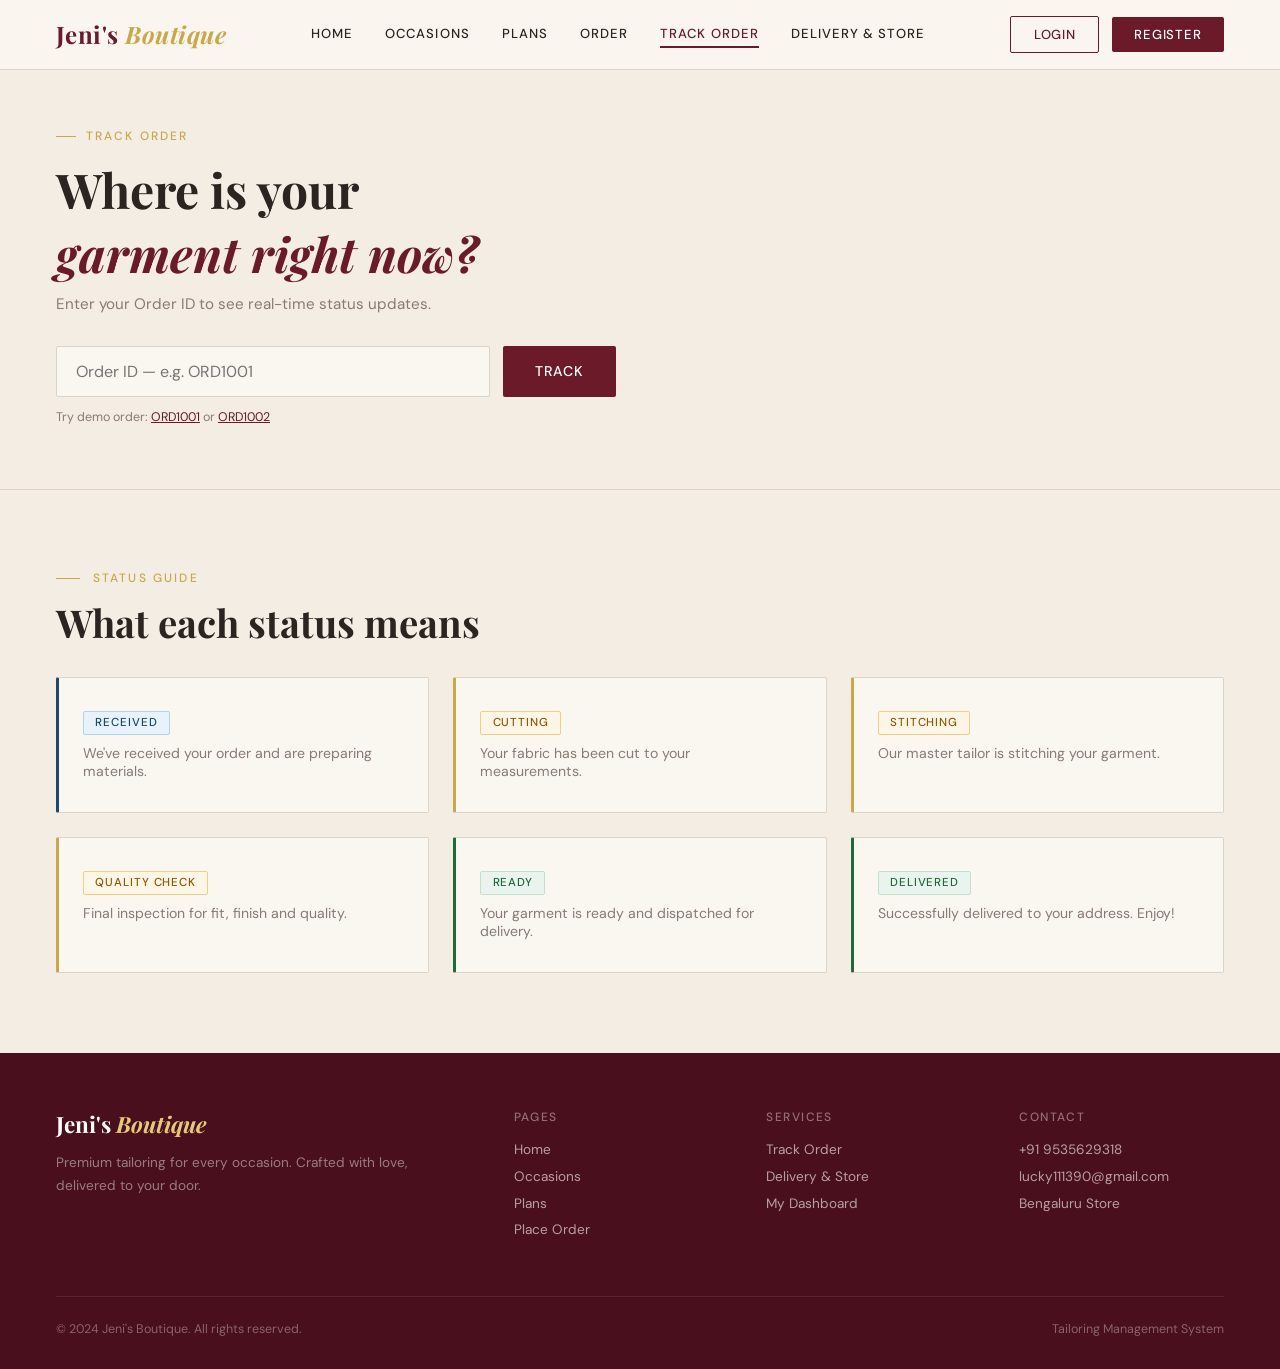
<file: track.html>
<!DOCTYPE html>
<html lang="en">
<head>
<meta charset="UTF-8"/><meta name="viewport" content="width=device-width,initial-scale=1.0"/>
<title>Track Order — Jeni's Boutique</title>
<link href="https://fonts.googleapis.com/css2?family=Playfair+Display:ital,wght@0,400;0,600;0,700;1,400;1,600&family=DM+Sans:wght@300;400;500&display=swap" rel="stylesheet"/>
<link rel="stylesheet" href="style.css"/>
<style>
.track-hero{padding:8rem 3.5rem 4rem;background:var(--ivory);border-bottom:1px solid var(--border);}
.search-bar{display:flex;gap:.8rem;margin-top:2rem;max-width:560px;}
.search-bar .form-input{flex:1;font-size:1rem;padding:.85rem 1.2rem;}
.search-btn{background:var(--wine);color:#fff;border:none;padding:.85rem 2rem;border-radius:2px;font-family:'DM Sans',sans-serif;font-size:.88rem;font-weight:500;letter-spacing:.06em;text-transform:uppercase;cursor:pointer;white-space:nowrap;transition:background .2s;}
.search-btn:hover{background:var(--wine-deep);}
.track-result{padding:4rem 3.5rem;}
.track-layout{display:grid;grid-template-columns:1fr 1fr;gap:3rem;align-items:start;}
.order-info-card{background:var(--ivory);border:1px solid var(--border);padding:2rem;border-radius:2px;}
.order-info-row{display:flex;justify-content:space-between;padding:.6rem 0;border-bottom:1px solid var(--border);font-size:.88rem;}
.order-info-row:last-child{border-bottom:none;}
.order-info-key{color:var(--muted);}
.order-info-val{font-weight:500;color:var(--charcoal);text-align:right;}
/* STATUS TIMELINE */
.timeline{position:relative;padding-left:2rem;}
.timeline::before{content:'';position:absolute;left:9px;top:0;bottom:0;width:2px;background:var(--border);}
.tl-item{position:relative;margin-bottom:1.8rem;}
.tl-item:last-child{margin-bottom:0;}
.tl-dot{position:absolute;left:-1.95rem;top:2px;width:18px;height:18px;border-radius:50%;border:2.5px solid var(--border);background:var(--cream);z-index:1;}
.tl-item.done .tl-dot{border-color:var(--wine);background:var(--wine);}
.tl-item.current .tl-dot{border-color:var(--gold);background:var(--gold);box-shadow:0 0 0 4px rgba(201,168,76,.25);}
.tl-status{font-weight:500;font-size:.92rem;color:var(--charcoal);}
.tl-item.done .tl-status{color:var(--wine);}
.tl-time{font-size:.78rem;color:var(--muted);margin-top:.2rem;}
.tl-note{font-size:.82rem;color:var(--muted);margin-top:.3rem;font-style:italic;}
/* PROGRESS BAR */
.progress-wrap{margin:2rem 0;}
.progress-bar{height:6px;background:var(--border);border-radius:3px;overflow:hidden;}
.progress-fill{height:100%;background:linear-gradient(90deg,var(--wine),var(--gold));border-radius:3px;transition:width .5s ease;}
.progress-steps{display:flex;justify-content:space-between;margin-top:.6rem;}
.progress-step{font-size:.7rem;color:var(--muted);text-align:center;flex:1;}
.progress-step.done{color:var(--wine);font-weight:500;}
/* EMPTY STATE */
.empty-track{text-align:center;padding:4rem 2rem;}
.empty-icon{font-size:3rem;margin-bottom:1rem;}
@media(max-width:800px){.track-hero{padding:7rem 2rem 3rem;}.track-result{padding:3rem 2rem;}.track-layout{grid-template-columns:1fr;}.search-bar{flex-direction:column;}}
</style>
</head>
<body>
<nav id="main-nav"></nav>
<div id="mobile-nav" class="mobile-nav"></div>

<div class="track-hero">
  <div class="eyebrow" style="font-size:.75rem;letter-spacing:.18em;text-transform:uppercase;color:var(--gold);font-weight:500;margin-bottom:.8rem;display:flex;align-items:center;gap:.6rem;"><span style="width:20px;height:1px;background:var(--gold);display:block;"></span>Track Order</div>
  <h1 style="font-family:'Playfair Display',serif;font-size:clamp(2rem,4vw,3rem);font-weight:700;color:var(--charcoal);">Where is your<br/><em style="color:var(--wine);">garment right now?</em></h1>
  <p style="font-size:.95rem;color:var(--muted);margin-top:.6rem;">Enter your Order ID to see real-time status updates.</p>
  <div class="search-bar">
    <input class="form-input" id="order-id-input" placeholder="Order ID — e.g. ORD1001" value=""/>
    <button class="search-btn" onclick="trackOrder()">Track</button>
  </div>
  <p style="font-size:.78rem;color:var(--muted);margin-top:.8rem;">Try demo order: <a href="#" onclick="document.getElementById('order-id-input').value='ORD1001';trackOrder();return false;" style="color:var(--wine);">ORD1001</a> or <a href="#" onclick="document.getElementById('order-id-input').value='ORD1002';trackOrder();return false;" style="color:var(--wine);">ORD1002</a></p>
</div>

<div id="track-result" style="display:none;" class="track-result">
  <div id="not-found" style="display:none;" class="empty-track">
    <div class="empty-icon">🔍</div>
    <h3 style="font-family:'Playfair Display',serif;font-size:1.5rem;margin-bottom:.5rem;">Order Not Found</h3>
    <p style="color:var(--muted);font-size:.9rem;">Please check your Order ID and try again. Your ID was sent via SMS when you placed the order.</p>
  </div>
  <div id="order-found">
    <div style="display:flex;justify-content:space-between;align-items:center;margin-bottom:2.5rem;flex-wrap:wrap;gap:1rem;">
      <div>
        <div style="font-size:.75rem;letter-spacing:.12em;text-transform:uppercase;color:var(--muted);font-weight:500;margin-bottom:.3rem;">Order</div>
        <div style="font-family:'Playfair Display',serif;font-size:1.8rem;font-weight:700;color:var(--charcoal);" id="res-id">—</div>
      </div>
      <div id="res-status-badge"></div>
    </div>
    <!-- PROGRESS -->
    <div class="progress-wrap">
      <div class="progress-bar"><div class="progress-fill" id="progress-fill" style="width:0%"></div></div>
      <div class="progress-steps" id="progress-steps"></div>
    </div>
    <div class="track-layout">
      <!-- ORDER INFO -->
      <div>
        <h3 style="font-family:'Playfair Display',serif;font-size:1.1rem;font-weight:600;margin-bottom:1.2rem;">Order Details</h3>
        <div class="order-info-card">
          <div class="order-info-row"><span class="order-info-key">Customer</span><span class="order-info-val" id="res-name">—</span></div>
          <div class="order-info-row"><span class="order-info-key">Phone</span><span class="order-info-val" id="res-phone">—</span></div>
          <div class="order-info-row"><span class="order-info-key">Occasion</span><span class="order-info-val" id="res-occasion">—</span></div>
          <div class="order-info-row"><span class="order-info-key">Garment</span><span class="order-info-val" id="res-garment">—</span></div>
          <div class="order-info-row"><span class="order-info-key">Fabric</span><span class="order-info-val" id="res-fabric">—</span></div>
          <div class="order-info-row"><span class="order-info-key">Plan</span><span class="order-info-val" id="res-plan">—</span></div>
          <div class="order-info-row"><span class="order-info-key">Add-Ons</span><span class="order-info-val" id="res-addons">—</span></div>
          <div class="order-info-row"><span class="order-info-key">Delivery</span><span class="order-info-val" id="res-delivery">—</span></div>
          <div class="order-info-row"><span class="order-info-key">Order Date</span><span class="order-info-val" id="res-placed">—</span></div>
          <div class="order-info-row"><span class="order-info-key">Est. Delivery</span><span class="order-info-val" id="res-eta">—</span></div>
          <div class="order-info-row"><span class="order-info-key">Cost</span><span class="order-info-val" id="res-cost" style="color:var(--wine);font-family:'Playfair Display',serif;font-size:1.1rem;">—</span></div>
        </div>
        <div style="margin-top:1.2rem;display:flex;gap:.8rem;flex-wrap:wrap;">
          <a href="dashboard.html" class="btn btn-secondary btn-sm">My Dashboard</a>
          <a href="order.html" class="btn btn-primary btn-sm">New Order</a>
        </div>
      </div>
      <!-- TIMELINE -->
      <div>
        <h3 style="font-family:'Playfair Display',serif;font-size:1.1rem;font-weight:600;margin-bottom:1.5rem;">Status Timeline</h3>
        <div class="timeline" id="timeline"></div>
      </div>
    </div>
  </div>
</div>

<!-- HOW TRACKING WORKS -->
<section class="section alt" id="how-section">
  <div class="section-label">Status Guide</div>
  <h2 class="section-title">What each status means</h2>
  <div class="grid-3" style="margin-top:2rem;">
    <div class="card flat" style="border-left:3px solid var(--info);padding-left:1.5rem;">
      <div class="badge badge-info" style="margin-bottom:.6rem;">Received</div>
      <p style="font-size:.88rem;color:var(--muted);">We've received your order and are preparing materials.</p>
    </div>
    <div class="card flat" style="border-left:3px solid #C9A84C;padding-left:1.5rem;">
      <div class="badge badge-warning" style="margin-bottom:.6rem;">Cutting</div>
      <p style="font-size:.88rem;color:var(--muted);">Your fabric has been cut to your measurements.</p>
    </div>
    <div class="card flat" style="border-left:3px solid #C9A84C;padding-left:1.5rem;">
      <div class="badge badge-warning" style="margin-bottom:.6rem;">Stitching</div>
      <p style="font-size:.88rem;color:var(--muted);">Our master tailor is stitching your garment.</p>
    </div>
    <div class="card flat" style="border-left:3px solid #C9A84C;padding-left:1.5rem;">
      <div class="badge badge-warning" style="margin-bottom:.6rem;">Quality Check</div>
      <p style="font-size:.88rem;color:var(--muted);">Final inspection for fit, finish and quality.</p>
    </div>
    <div class="card flat" style="border-left:3px solid var(--success);padding-left:1.5rem;">
      <div class="badge badge-success" style="margin-bottom:.6rem;">Ready</div>
      <p style="font-size:.88rem;color:var(--muted);">Your garment is ready and dispatched for delivery.</p>
    </div>
    <div class="card flat" style="border-left:3px solid var(--success);padding-left:1.5rem;">
      <div class="badge badge-success" style="margin-bottom:.6rem;">Delivered</div>
      <p style="font-size:.88rem;color:var(--muted);">Successfully delivered to your address. Enjoy!</p>
    </div>
  </div>
</section>

<footer id="main-footer"></footer>
<script src="app.js"></script>
<script>
const STATUS_FLOW=['Received','Cutting','Stitching','Quality Check','Ready','Out for Delivery','Delivered'];

function trackOrder(){
  const id=document.getElementById('order-id-input').value.trim();
  if(!id)return;
  const order=Orders.byId(id);
  document.getElementById('track-result').style.display='block';
  document.getElementById('how-section').style.display='none';
  if(!order){
    document.getElementById('not-found').style.display='block';
    document.getElementById('order-found').style.display='none';
    return;
  }
  document.getElementById('not-found').style.display='none';
  document.getElementById('order-found').style.display='block';
  // Fill details
  document.getElementById('res-id').textContent=order.id;
  document.getElementById('res-status-badge').innerHTML=statusBadge(order.status);
  document.getElementById('res-name').textContent=order.userName||order.name||'—';
  document.getElementById('res-phone').textContent=order.userPhone||order.phone||'—';
  document.getElementById('res-occasion').textContent=order.occasion||'—';
  document.getElementById('res-garment').textContent=order.garment||'—';
  document.getElementById('res-fabric').textContent=order.fabric||'—';
  document.getElementById('res-plan').textContent=order.plan||'—';
  document.getElementById('res-addons').textContent=order.addOns&&order.addOns.length?order.addOns.join(', '):'None';
  document.getElementById('res-delivery').textContent=order.delivery||'—';
  document.getElementById('res-placed').textContent=fmtDate(order.placedAt);
  document.getElementById('res-eta').textContent=fmtDate(order.estimatedDelivery);
  document.getElementById('res-cost').textContent=order.cost?'₹'+Number(order.cost).toLocaleString('en-IN'):'Contact us';
  // Progress bar
  const idx=STATUS_FLOW.indexOf(order.status);
  const pct=Math.round(((idx+1)/STATUS_FLOW.length)*100);
  document.getElementById('progress-fill').style.width=pct+'%';
  const psEl=document.getElementById('progress-steps');
  psEl.innerHTML=STATUS_FLOW.map((s,i)=>`<span class="progress-step ${i<=idx?'done':''}">${s}</span>`).join('');
  // Timeline
  const tl=document.getElementById('timeline');
  tl.innerHTML=order.statusHistory.slice().reverse().map((h,i)=>{
    const isCurrent=i===0&&order.status!=='Delivered';
    return`<div class="tl-item ${isCurrent?'current':'done'}">
      <div class="tl-dot"></div>
      <div class="tl-status">${h.status}</div>
      <div class="tl-time">${fmtDateTime(h.time)}</div>
      ${h.note?`<div class="tl-note">${h.note}</div>`:''}
    </div>`;
  }).join('');
  window.scrollTo({top:document.querySelector('.track-hero').offsetHeight+60,behavior:'smooth'});
}

document.addEventListener('DOMContentLoaded',()=>{
  renderNav('track.html');
  renderFooter();
  const p=new URLSearchParams(window.location.search);
  if(p.get('id')){
    document.getElementById('order-id-input').value=p.get('id');
    trackOrder();
  }
  document.getElementById('order-id-input').addEventListener('keydown',e=>{if(e.key==='Enter')trackOrder();});
});
</script>
</body>
</html>
</file>
<file: style.css>
*{margin:0;padding:0;box-sizing:border-box;}
:root{
  --cream:#FAF6F0;--ivory:#F3EDE3;--wine:#6B1A2A;--wine-deep:#4A0F1C;
  --wine-light:#9B3A4A;--wine-faint:#F9F0F2;--gold:#C9A84C;--gold-light:#E5C97A;
  --charcoal:#2C2420;--muted:#8A7A72;--border:#DDD3C8;--success:#1D6A3A;
  --success-bg:#EAF4EE;--warning:#8A5A0A;--warning-bg:#FDF5E6;--info:#1A4A6B;--info-bg:#E8F2FA;
}
html{scroll-behavior:smooth;}
body{font-family:'DM Sans',sans-serif;background:var(--cream);color:var(--charcoal);overflow-x:hidden;min-height:100vh;}

/* ── NAV ── */
nav{position:fixed;top:0;left:0;right:0;z-index:200;display:flex;align-items:center;justify-content:space-between;padding:1rem 3.5rem;background:rgba(250,246,240,0.95);backdrop-filter:blur(14px);border-bottom:1px solid var(--border);}
.nav-logo{font-family:'Playfair Display',serif;font-size:1.5rem;font-weight:700;color:var(--wine);letter-spacing:.02em;text-decoration:none;}
.nav-logo span{color:var(--gold);font-style:italic;}
.nav-links{display:flex;gap:2rem;align-items:center;}
.nav-links a{font-size:.82rem;font-weight:500;letter-spacing:.08em;text-transform:uppercase;color:var(--charcoal);text-decoration:none;transition:color .2s;padding:.25rem 0;border-bottom:2px solid transparent;}
.nav-links a:hover,.nav-links a.active{color:var(--wine);border-bottom-color:var(--wine);}
.nav-right{display:flex;gap:.8rem;align-items:center;}
.nav-user{font-size:.82rem;color:var(--muted);}
.nav-cta{background:var(--wine);color:#fff;border:none;padding:.55rem 1.4rem;border-radius:2px;font-family:'DM Sans',sans-serif;font-size:.82rem;font-weight:500;letter-spacing:.06em;text-transform:uppercase;cursor:pointer;transition:background .2s;text-decoration:none;display:inline-block;}
.nav-cta:hover{background:var(--wine-deep);}
.nav-cta.outline{background:transparent;color:var(--wine);border:1.5px solid var(--wine);}
.nav-cta.outline:hover{background:var(--wine);color:#fff;}
.hamburger{display:none;background:none;border:none;cursor:pointer;flex-direction:column;gap:5px;padding:4px;}
.hamburger span{display:block;width:22px;height:2px;background:var(--charcoal);}
.mobile-nav{display:none;position:fixed;top:65px;left:0;right:0;background:var(--cream);border-bottom:1px solid var(--border);z-index:199;padding:1.5rem 2rem;flex-direction:column;gap:1rem;}
.mobile-nav a{font-size:.9rem;letter-spacing:.06em;text-transform:uppercase;color:var(--charcoal);text-decoration:none;padding:.5rem 0;border-bottom:1px solid var(--border);}
.mobile-nav.open{display:flex;}

/* ── PAGE HEADER ── */
.page-header{padding:8rem 3.5rem 3.5rem;background:var(--ivory);border-bottom:1px solid var(--border);}
.page-header.dark{background:var(--wine-deep);}
.page-header .eyebrow{font-size:.75rem;letter-spacing:.18em;text-transform:uppercase;color:var(--gold);font-weight:500;margin-bottom:.8rem;display:flex;align-items:center;gap:.8rem;}
.page-header .eyebrow::before{content:'';width:24px;height:1px;background:var(--gold);}
.page-header h1{font-family:'Playfair Display',serif;font-size:clamp(2.2rem,4vw,3.5rem);font-weight:700;line-height:1.1;color:var(--charcoal);}
.page-header.dark h1{color:#fff;}
.page-header p{font-size:1rem;color:var(--muted);line-height:1.75;max-width:540px;margin-top:.8rem;}
.page-header.dark p{color:rgba(255,255,255,.55);}

/* ── SECTION ── */
.section{padding:5rem 3.5rem;}
.section.alt{background:var(--ivory);}
.section.dark{background:var(--charcoal);}
.section-label{font-size:.75rem;letter-spacing:.18em;text-transform:uppercase;color:var(--gold);font-weight:500;margin-bottom:.8rem;display:flex;align-items:center;gap:.8rem;}
.section-label::before{content:'';width:24px;height:1px;background:var(--gold);}
.section-title{font-family:'Playfair Display',serif;font-size:clamp(1.8rem,3vw,2.6rem);font-weight:700;color:var(--charcoal);line-height:1.2;margin-bottom:.8rem;}
.section.dark .section-title{color:#fff;}
.section-sub{font-size:.95rem;color:var(--muted);line-height:1.75;max-width:520px;}
.section.dark .section-sub{color:rgba(255,255,255,.5);}
.section-head{margin-bottom:3rem;}

/* ── BUTTONS ── */
.btn{display:inline-block;padding:.75rem 2rem;border-radius:2px;font-family:'DM Sans',sans-serif;font-size:.85rem;font-weight:500;letter-spacing:.06em;text-transform:uppercase;cursor:pointer;transition:all .2s;text-decoration:none;border:none;}
.btn-primary{background:var(--wine);color:#fff;}
.btn-primary:hover{background:var(--wine-deep);}
.btn-secondary{background:transparent;color:var(--wine);border:1.5px solid var(--wine);}
.btn-secondary:hover{background:var(--wine);color:#fff;}
.btn-gold{background:var(--gold);color:var(--wine-deep);}
.btn-gold:hover{background:var(--gold-light);}
.btn-sm{padding:.5rem 1.2rem;font-size:.78rem;}
.btn-block{width:100%;text-align:center;}
.btn-danger{background:#A32D2D;color:#fff;}
.btn-danger:hover{background:#7A1F1F;}

/* ── CARDS ── */
.card{background:var(--cream);border:1px solid var(--border);border-radius:2px;padding:2rem;transition:box-shadow .25s,transform .25s;}
.card:hover{box-shadow:0 8px 28px rgba(107,26,42,.1);transform:translateY(-2px);}
.card.featured{background:var(--wine);border-color:var(--wine);}
.card.featured *{color:#fff!important;}
.card.flat{transform:none!important;box-shadow:none!important;}

/* ── GRID ── */
.grid-2{display:grid;grid-template-columns:1fr 1fr;gap:2rem;}
.grid-3{display:grid;grid-template-columns:repeat(3,1fr);gap:1.5rem;}
.grid-4{display:grid;grid-template-columns:repeat(4,1fr);gap:1.5rem;}

/* ── FORM ── */
.form-group{margin-bottom:1.2rem;}
.form-label{font-size:.78rem;letter-spacing:.08em;text-transform:uppercase;color:var(--muted);font-weight:500;margin-bottom:.45rem;display:block;}
.form-input,.form-select,.form-textarea{width:100%;padding:.72rem 1rem;border:1.5px solid var(--border);background:var(--cream);border-radius:2px;font-family:'DM Sans',sans-serif;font-size:.9rem;color:var(--charcoal);transition:border-color .2s;outline:none;appearance:none;}
.form-input:focus,.form-select:focus,.form-textarea:focus{border-color:var(--wine);}
.form-textarea{resize:vertical;min-height:90px;}
.form-row{display:grid;grid-template-columns:1fr 1fr;gap:1rem;}
.form-error{font-size:.78rem;color:#A32D2D;margin-top:.35rem;display:none;}
.form-error.show{display:block;}
.form-success{background:var(--success-bg);border:1px solid #C3E0CC;color:var(--success);border-radius:2px;padding:.75rem 1rem;font-size:.88rem;margin-bottom:1rem;display:none;}
.form-success.show{display:block;}

/* ── BADGE ── */
.badge{display:inline-block;padding:.22rem .7rem;border-radius:2px;font-size:.72rem;letter-spacing:.08em;text-transform:uppercase;font-weight:500;}
.badge-gold{background:#FFF8E6;color:#8A5A0A;border:1px solid #F0D080;}
.badge-wine{background:var(--wine-faint);color:var(--wine);border:1px solid #E8B8C2;}
.badge-success{background:var(--success-bg);color:var(--success);border:1px solid #C3E0CC;}
.badge-info{background:var(--info-bg);color:var(--info);border:1px solid #B3D1E8;}
.badge-muted{background:var(--ivory);color:var(--muted);border:1px solid var(--border);}
.badge-warning{background:var(--warning-bg);color:var(--warning);border:1px solid #F0D080;}

/* ── TABLE ── */
.table-wrap{overflow-x:auto;border:1px solid var(--border);border-radius:2px;}
table{width:100%;border-collapse:collapse;font-size:.88rem;}
th{padding:.75rem 1rem;background:var(--ivory);font-weight:500;text-align:left;font-size:.75rem;letter-spacing:.08em;text-transform:uppercase;color:var(--muted);border-bottom:1px solid var(--border);}
td{padding:.85rem 1rem;border-bottom:1px solid var(--border);color:var(--charcoal);}
tr:last-child td{border-bottom:none;}
tr:hover td{background:var(--ivory);}

/* ── TOAST ── */
.toast-container{position:fixed;top:80px;right:2rem;z-index:999;display:flex;flex-direction:column;gap:.6rem;}
.toast{background:var(--charcoal);color:#fff;padding:.85rem 1.4rem;border-radius:2px;font-size:.88rem;min-width:260px;max-width:340px;display:flex;align-items:center;gap:.8rem;animation:slideIn .3s ease;box-shadow:0 4px 16px rgba(0,0,0,.15);}
.toast.success{background:var(--success);}
.toast.error{background:#A32D2D;}
.toast-close{margin-left:auto;background:none;border:none;color:inherit;cursor:pointer;font-size:1rem;opacity:.7;}
@keyframes slideIn{from{opacity:0;transform:translateX(40px);}to{opacity:1;transform:translateX(0);}}

/* ── MODAL ── */
.modal-overlay{position:fixed;inset:0;background:rgba(44,36,32,.55);z-index:500;display:flex;align-items:center;justify-content:center;opacity:0;pointer-events:none;transition:opacity .25s;}
.modal-overlay.open{opacity:1;pointer-events:all;}
.modal{background:var(--cream);border-radius:2px;padding:2.5rem;max-width:520px;width:90%;position:relative;transform:translateY(20px);transition:transform .25s;}
.modal-overlay.open .modal{transform:translateY(0);}
.modal-close{position:absolute;top:1rem;right:1rem;background:none;border:none;cursor:pointer;font-size:1.3rem;color:var(--muted);}
.modal-title{font-family:'Playfair Display',serif;font-size:1.5rem;font-weight:700;color:var(--charcoal);margin-bottom:1.5rem;}

/* ── STATS BAR ── */
.stats-bar{background:var(--wine-deep);padding:2rem 3.5rem;display:grid;grid-template-columns:repeat(4,1fr);gap:2rem;}
.stat{text-align:center;}
.stat-num{font-family:'Playfair Display',serif;font-size:2rem;font-weight:700;color:var(--gold-light);}
.stat-label{font-size:.75rem;letter-spacing:.1em;text-transform:uppercase;color:rgba(255,255,255,.55);margin-top:.2rem;}

/* ── FOOTER ── */
footer{background:var(--wine-deep);padding:3.5rem 3.5rem 2rem;}
.footer-grid{display:grid;grid-template-columns:2fr 1fr 1fr 1fr;gap:3rem;margin-bottom:3rem;}
.footer-logo{font-family:'Playfair Display',serif;font-size:1.4rem;color:#fff;font-weight:700;margin-bottom:.8rem;}
.footer-logo span{color:var(--gold-light);font-style:italic;}
.footer-tagline{font-size:.85rem;color:rgba(255,255,255,.45);line-height:1.65;}
.footer-col h4{font-size:.75rem;letter-spacing:.12em;text-transform:uppercase;color:rgba(255,255,255,.4);font-weight:500;margin-bottom:1rem;}
.footer-col a{display:block;font-size:.85rem;color:rgba(255,255,255,.6);text-decoration:none;margin-bottom:.6rem;transition:color .2s;}
.footer-col a:hover{color:var(--gold-light);}
.footer-bottom{border-top:1px solid rgba(255,255,255,.08);padding-top:1.5rem;display:flex;justify-content:space-between;align-items:center;}
.footer-copy{font-size:.78rem;color:rgba(255,255,255,.35);}

/* ── PRICE FONT ── */
.price,.plan-price,.stat-num,.summary-total-val,.stat-card-num,.kpi-num,.addon-price,.price-value{font-family:'Playfair Display',serif !important;}


.text-center{text-align:center;}
.text-wine{color:var(--wine);}
.text-gold{color:var(--gold);}
.text-muted{color:var(--muted);}
.mt-1{margin-top:.5rem;}.mt-2{margin-top:1rem;}.mt-3{margin-top:1.5rem;}.mt-4{margin-top:2rem;}
.mb-1{margin-bottom:.5rem;}.mb-2{margin-bottom:1rem;}.mb-3{margin-bottom:1.5rem;}
.flex{display:flex;}.flex-center{align-items:center;}.gap-1{gap:.5rem;}.gap-2{gap:1rem;}.gap-3{gap:1.5rem;}
.divider{height:1px;background:var(--border);margin:2rem 0;}
.tag{display:inline-block;font-size:.72rem;letter-spacing:.1em;text-transform:uppercase;color:var(--wine);font-weight:500;border:1px solid var(--wine);padding:.22rem .7rem;border-radius:2px;}

/* ── RESPONSIVE ── */
@media(max-width:1024px){
  nav{padding:1rem 2rem;}
  .page-header,.section{padding-left:2rem;padding-right:2rem;}
  .stats-bar{padding:2rem;}
  footer{padding:3rem 2rem 2rem;}
  .footer-grid{grid-template-columns:1fr 1fr;}
}
@media(max-width:768px){
  .nav-links{display:none;}
  .hamburger{display:flex;}
  .grid-2,.grid-3,.grid-4{grid-template-columns:1fr;}
  .form-row{grid-template-columns:1fr;}
  .stats-bar{grid-template-columns:repeat(2,1fr);}
  .footer-grid{grid-template-columns:1fr 1fr;}
  .footer-bottom{flex-direction:column;gap:1rem;text-align:center;}
}
@media(max-width:480px){
  .page-header{padding-top:6rem;}
  .footer-grid{grid-template-columns:1fr;}
}
</file>
